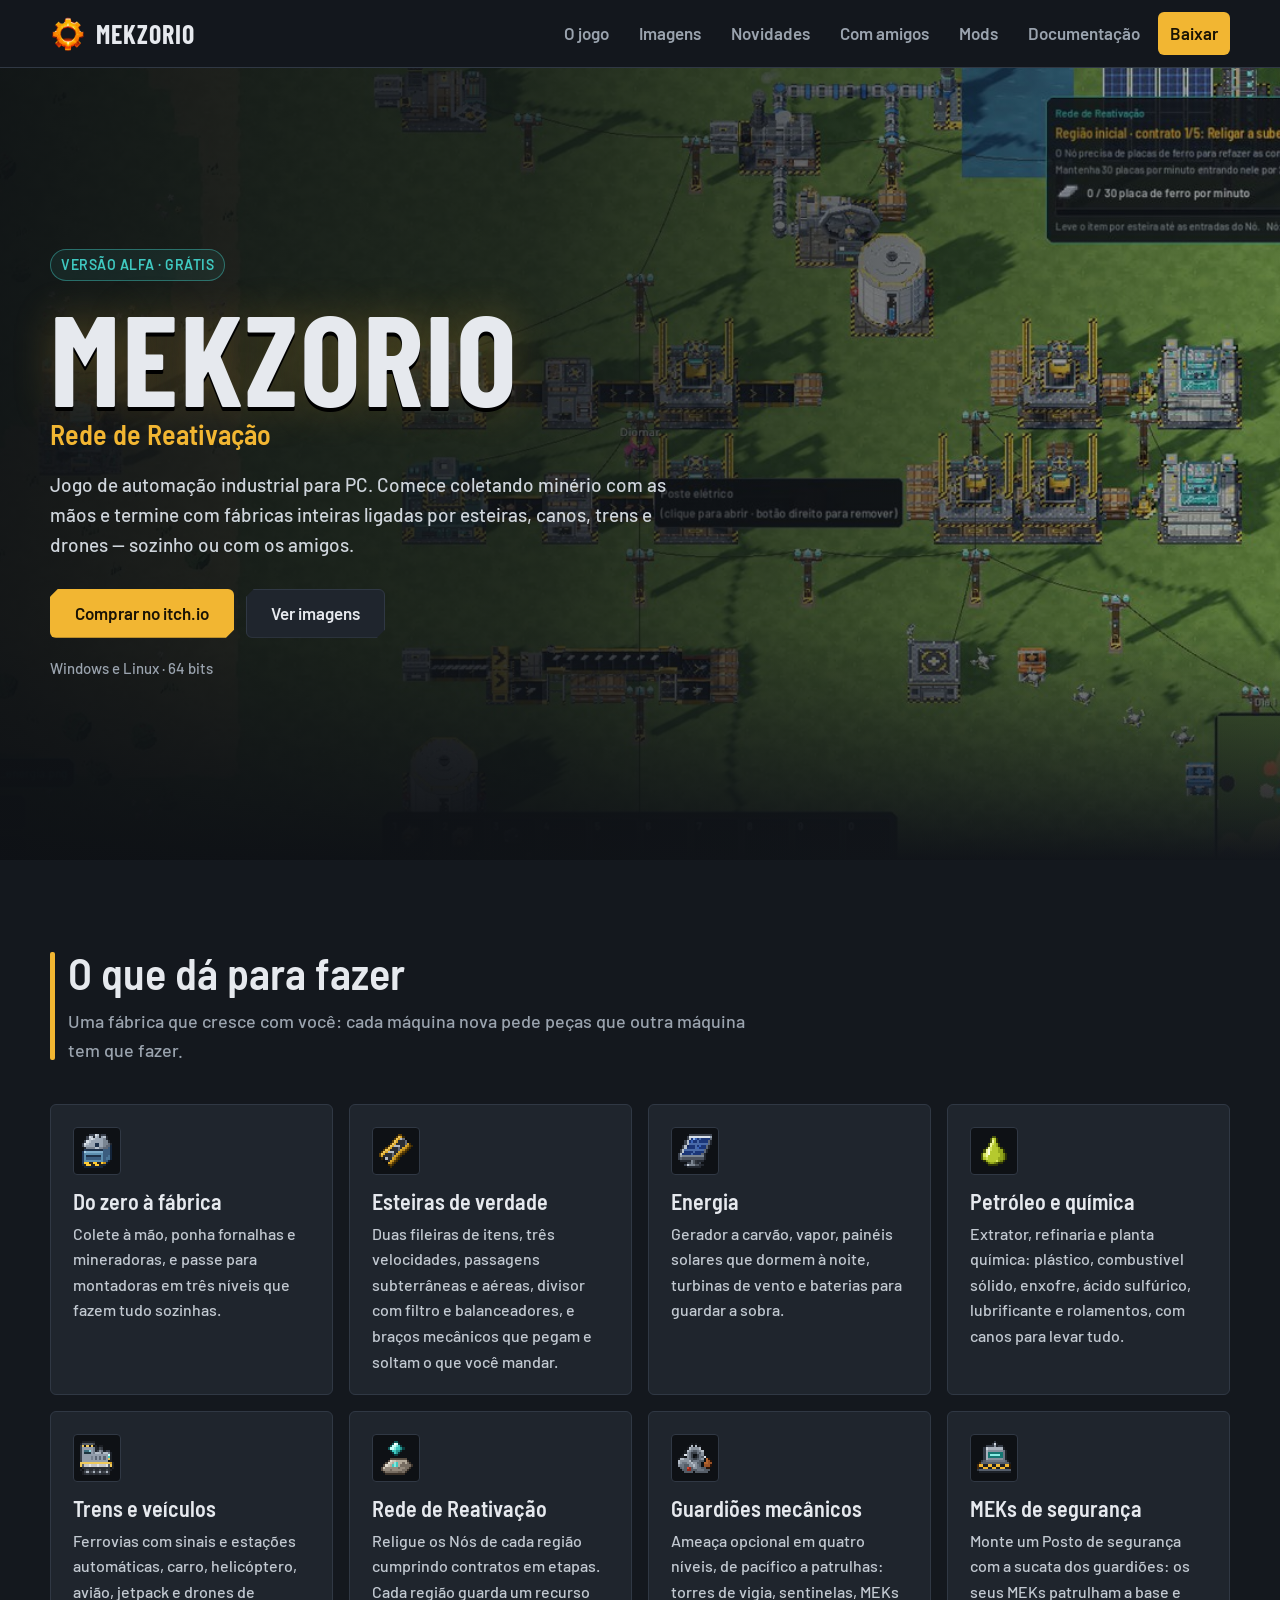
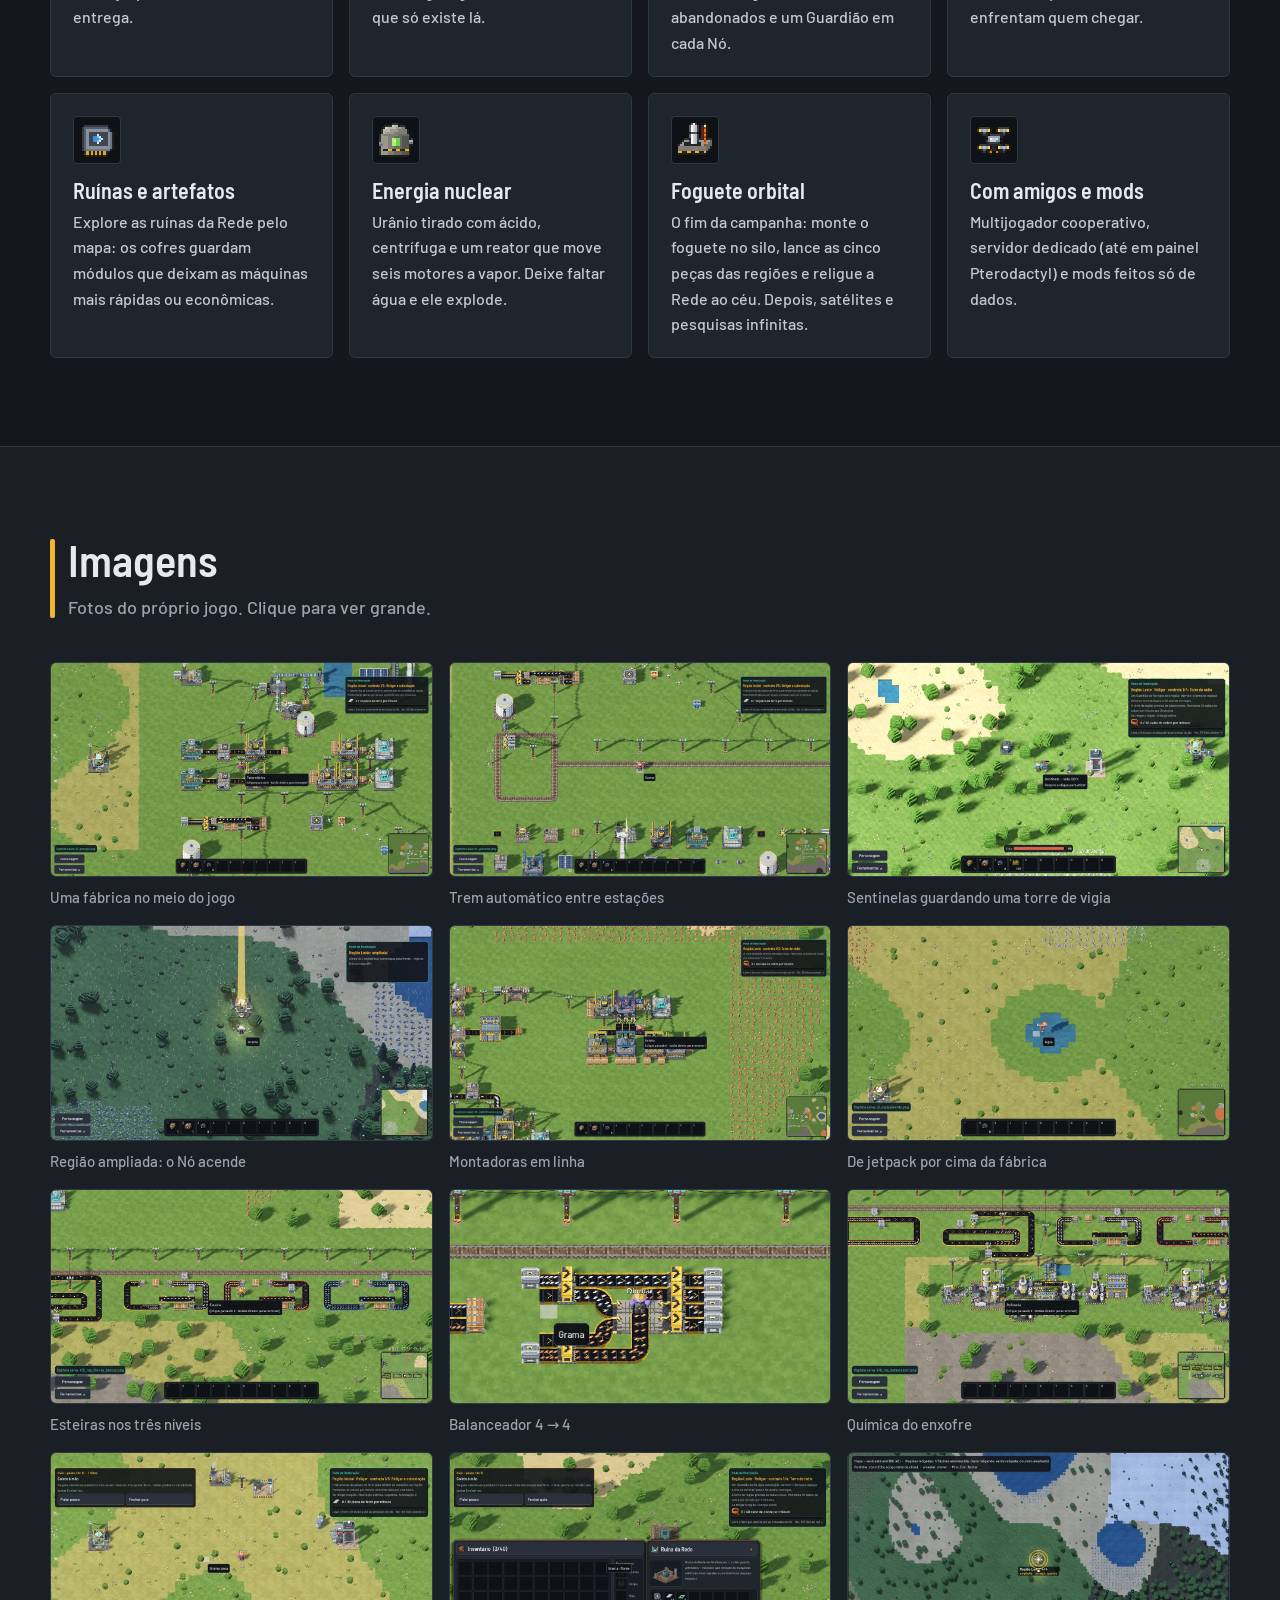
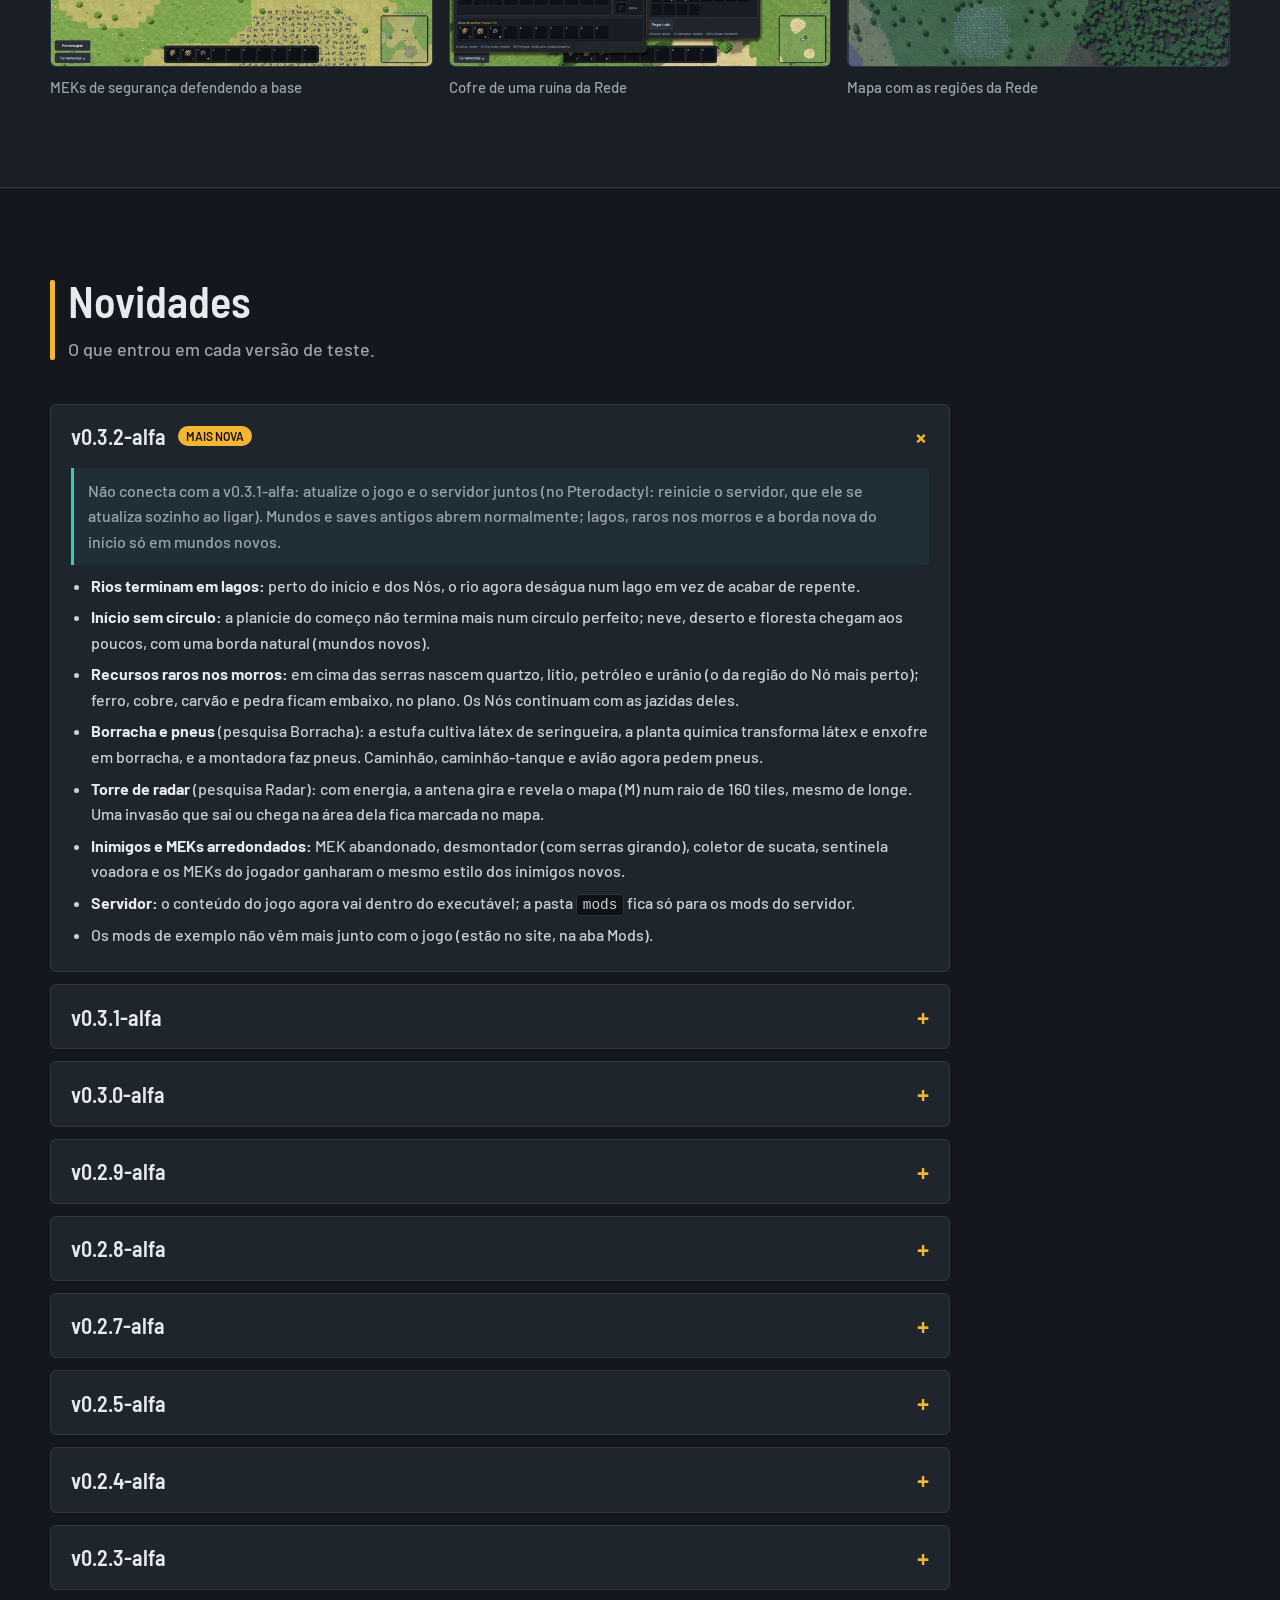
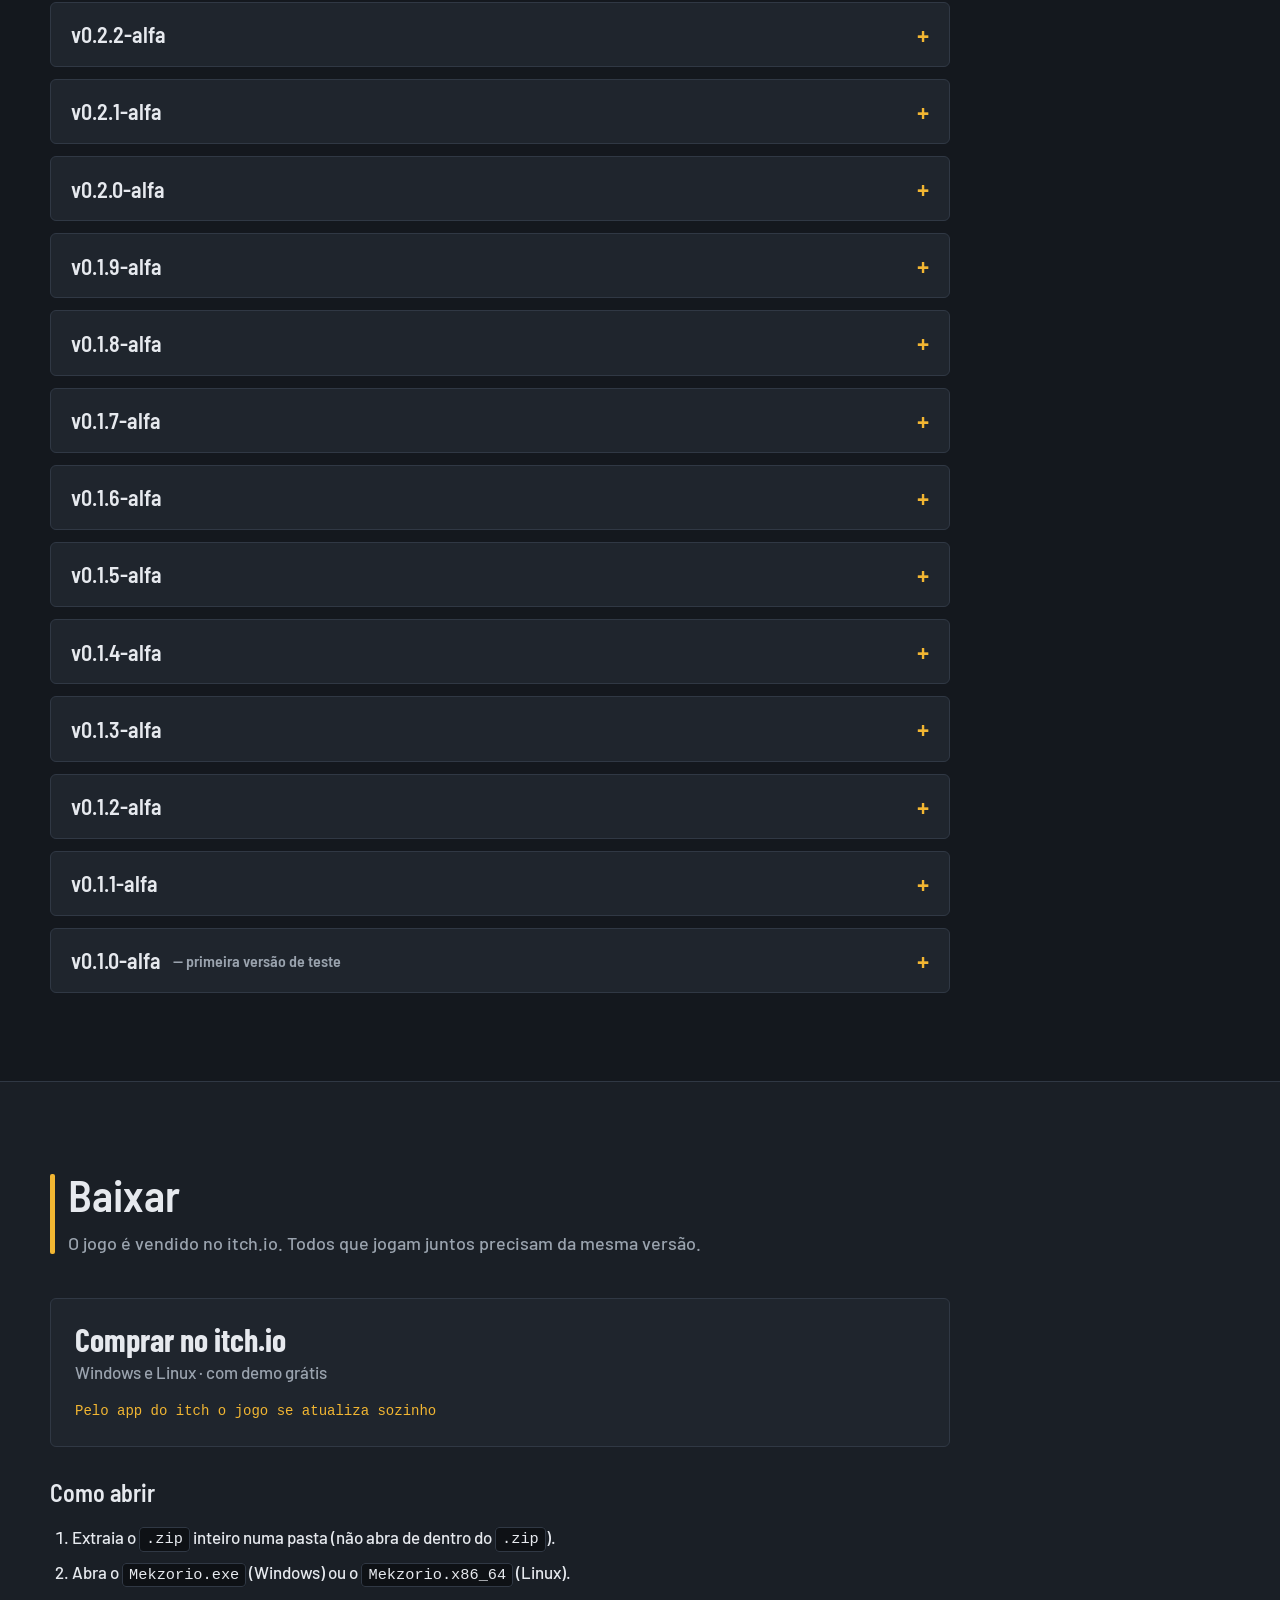
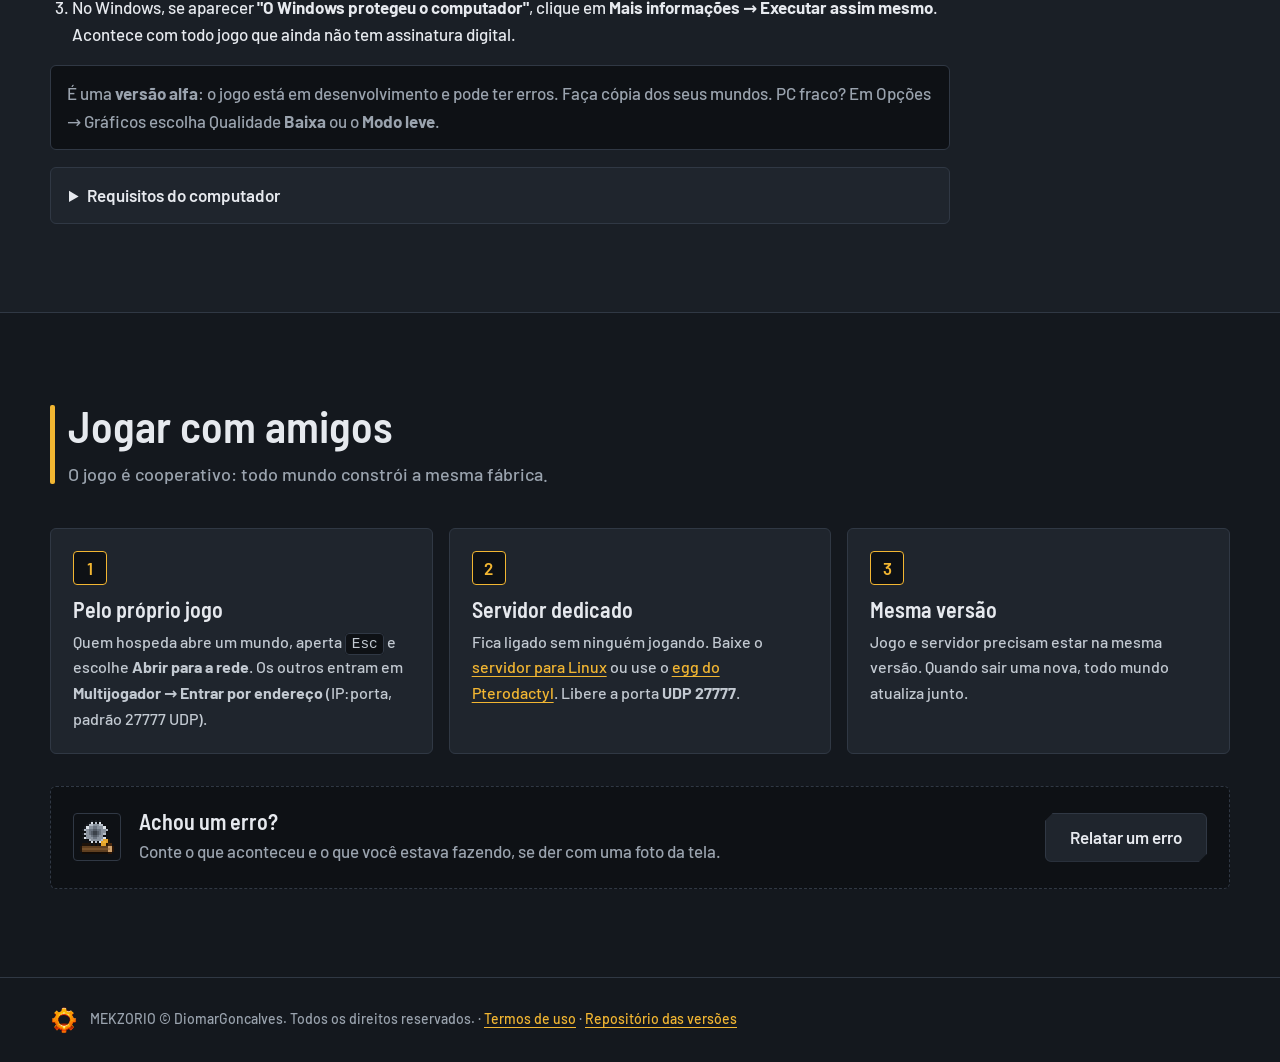
<file: index.html>
<!doctype html>
<html lang="pt-BR">
<head>
  <meta charset="utf-8">
  <meta name="viewport" content="width=device-width, initial-scale=1">
  <title>MEKZORIO — jogo de automação industrial</title>
  <meta name="description" content="MEKZORIO: jogo de fábrica para PC. Comece coletando à mão e termine com fábricas inteiras ligadas por esteiras, canos, trens e drones. Versão alfa gratuita para Windows e Linux, com multijogador cooperativo.">
  <meta property="og:title" content="MEKZORIO — jogo de automação industrial">
  <meta property="og:description" content="Construa, automatize e religue a Rede de Reativação. Alfa gratuita para Windows e Linux, com multijogador.">
  <meta property="og:image" content="imagens/capa.jpg">
  <meta property="og:type" content="website">
  <meta name="theme-color" content="#14181e">
  <link rel="icon" type="image/png" href="imagens/favicon.png">
  <link rel="preconnect" href="https://fonts.googleapis.com">
  <link rel="preconnect" href="https://fonts.gstatic.com" crossorigin>
  <link href="https://fonts.googleapis.com/css2?family=Barlow:wght@400;500;600&family=Barlow+Condensed:wght@600;700&family=Barlow+Semi+Condensed:wght@600&display=swap" rel="stylesheet">
  <link rel="stylesheet" href="estilo.css">
</head>
<body>
  <header class="topo" id="topo">
    <a class="marca" href="#inicio" aria-label="MEKZORIO, início">
      <img src="imagens/emblema.png" alt="" width="36" height="36">
      <span>MEKZORIO</span>
    </a>
    <button class="menu-botao" aria-expanded="false" aria-controls="menu" aria-label="Abrir menu">
      <span></span><span></span><span></span>
    </button>
    <nav id="menu" class="menu">
      <a href="#jogo">O jogo</a>
      <a href="#imagens">Imagens</a>
      <a href="#novidades">Novidades</a>
      <a href="#amigos">Com amigos</a>
      <a href="mods.html">Mods</a>
      <a href="documentacao/index.html">Documentação</a>
      <a class="menu-baixar" href="#baixar">Baixar</a>
    </nav>
  </header>

  <main>
    <!-- Capa -->
    <section class="capa" id="inicio">
      <div class="capa-fundo" style="background-image: url('imagens/fabrica.jpg')"></div>
      <div class="capa-conteudo">
        <span class="etiqueta">Versão alfa · grátis</span>
        <h1>MEKZORIO</h1>
        <p class="capa-frase">Rede de Reativação</p>
        <p class="capa-texto">Jogo de automação industrial para PC. Comece coletando minério com as mãos e termine
          com fábricas inteiras ligadas por esteiras, canos, trens e drones — sozinho ou com os amigos.</p>
        <div class="capa-botoes">
          <a class="botao botao-principal" id="baixar-agora" href="https://diomarbr.itch.io/mekzorio">Comprar no itch.io</a>
          <a class="botao botao-secundario" href="#imagens">Ver imagens</a>
        </div>
        <p class="capa-versao" id="versao-atual">Windows e Linux · 64 bits</p>
      </div>
    </section>

    <!-- O jogo -->
    <section class="secao" id="jogo">
      <div class="secao-cabeca">
        <span class="placa"></span>
        <h2>O que dá para fazer</h2>
        <p>Uma fábrica que cresce com você: cada máquina nova pede peças que outra máquina tem que fazer.</p>
      </div>
      <div class="cartoes">
        <article class="cartao">
          <img class="icone" src="imagens/icones/assembler.png" alt="">
          <h3>Do zero à fábrica</h3>
          <p>Colete à mão, ponha fornalhas e mineradoras, e passe para montadoras em três níveis que fazem tudo sozinhas.</p>
        </article>
        <article class="cartao">
          <img class="icone" src="imagens/icones/transport_belt.png" alt="">
          <h3>Esteiras de verdade</h3>
          <p>Duas fileiras de itens, três velocidades, passagens subterrâneas e aéreas, divisor com filtro e balanceadores, e braços mecânicos que pegam e soltam o que você mandar.</p>
        </article>
        <article class="cartao">
          <img class="icone" src="imagens/icones/solar_panel.png" alt="">
          <h3>Energia</h3>
          <p>Gerador a carvão, vapor, painéis solares que dormem à noite, turbinas de vento e baterias para guardar a sobra.</p>
        </article>
        <article class="cartao">
          <img class="icone" src="imagens/icones/sulfuric_acid.png" alt="">
          <h3>Petróleo e química</h3>
          <p>Extrator, refinaria e planta química: plástico, combustível sólido, enxofre, ácido sulfúrico, lubrificante e rolamentos, com canos para levar tudo.</p>
        </article>
        <article class="cartao">
          <img class="icone" src="imagens/icones/locomotive.png" alt="">
          <h3>Trens e veículos</h3>
          <p>Ferrovias com sinais e estações automáticas, carro, helicóptero, avião, jetpack e drones de entrega.</p>
        </article>
        <article class="cartao">
          <img class="icone" src="imagens/icones/reactivation_node.png" alt="">
          <h3>Rede de Reativação</h3>
          <p>Religue os Nós de cada região cumprindo contratos em etapas. Cada região guarda um recurso que só existe lá.</p>
        </article>
        <article class="cartao">
          <img class="icone" src="imagens/icones/mechanical_scrap.png" alt="">
          <h3>Guardiões mecânicos</h3>
          <p>Ameaça opcional em quatro níveis, de pacífico a patrulhas: torres de vigia, sentinelas, MEKs abandonados e um Guardião em cada Nó.</p>
        </article>
        <article class="cartao">
          <img class="icone" src="imagens/icones/security_post.png" alt="">
          <h3>MEKs de segurança</h3>
          <p>Monte um Posto de segurança com a sucata dos guardiões: os seus MEKs patrulham a base e enfrentam quem chegar.</p>
        </article>
        <article class="cartao">
          <img class="icone" src="imagens/icones/speed_module.png" alt="">
          <h3>Ruínas e artefatos</h3>
          <p>Explore as ruínas da Rede pelo mapa: os cofres guardam módulos que deixam as máquinas mais rápidas ou econômicas.</p>
        </article>
        <article class="cartao">
          <img class="icone" src="imagens/icones/nuclear_reactor.png" alt="">
          <h3>Energia nuclear</h3>
          <p>Urânio tirado com ácido, centrífuga e um reator que move seis motores a vapor. Deixe faltar água e ele explode.</p>
        </article>
        <article class="cartao">
          <img class="icone" src="imagens/icones/rocket_silo.png" alt="">
          <h3>Foguete orbital</h3>
          <p>O fim da campanha: monte o foguete no silo, lance as cinco peças das regiões e religue a Rede ao céu. Depois, satélites e pesquisas infinitas.</p>
        </article>
        <article class="cartao">
          <img class="icone" src="imagens/icones/drone.png" alt="">
          <h3>Com amigos e mods</h3>
          <p>Multijogador cooperativo, servidor dedicado (até em painel Pterodactyl) e mods feitos só de dados.</p>
        </article>
      </div>
    </section>

    <!-- Imagens -->
    <section class="secao secao-escura" id="imagens">
      <div class="secao-cabeca">
        <span class="placa"></span>
        <h2>Imagens</h2>
        <p>Fotos do próprio jogo. Clique para ver grande.</p>
      </div>
      <div class="galeria">
        <figure><button data-grande="imagens/fabrica.jpg"><img src="imagens/fabrica.jpg" alt="Fábrica com mineradoras, fornalhas e montadoras" loading="lazy"></button><figcaption>Uma fábrica no meio do jogo</figcaption></figure>
        <figure><button data-grande="imagens/trem.jpg"><img src="imagens/trem.jpg" alt="Trem automático entre estações" loading="lazy"></button><figcaption>Trem automático entre estações</figcaption></figure>
        <figure><button data-grande="imagens/guardioes.jpg"><img src="imagens/guardioes.jpg" alt="Combate contra sentinelas perto de uma torre de vigia" loading="lazy"></button><figcaption>Sentinelas guardando uma torre de vigia</figcaption></figure>
        <figure><button data-grande="imagens/regiao_ampliada.jpg"><img src="imagens/regiao_ampliada.jpg" alt="Nó regional ampliado com feixe dourado" loading="lazy"></button><figcaption>Região ampliada: o Nó acende</figcaption></figure>
        <figure><button data-grande="imagens/montadoras.jpg"><img src="imagens/montadoras.jpg" alt="Linha de montadoras" loading="lazy"></button><figcaption>Montadoras em linha</figcaption></figure>
        <figure><button data-grande="imagens/jetpack.jpg"><img src="imagens/jetpack.jpg" alt="Personagem voando de jetpack" loading="lazy"></button><figcaption>De jetpack por cima da fábrica</figcaption></figure>
        <figure><button data-grande="imagens/esteiras.jpg"><img src="imagens/esteiras.jpg" alt="Esteiras comum, rápida e expressa" loading="lazy"></button><figcaption>Esteiras nos três níveis</figcaption></figure>
        <figure><button data-grande="imagens/balanceador.jpg"><img src="imagens/balanceador.jpg" alt="Balanceador de quatro esteiras" loading="lazy"></button><figcaption>Balanceador 4 → 4</figcaption></figure>
        <figure><button data-grande="imagens/quimica.jpg"><img src="imagens/quimica.jpg" alt="Refinaria e plantas químicas" loading="lazy"></button><figcaption>Química do enxofre</figcaption></figure>
        <figure><button data-grande="imagens/meks.jpg"><img src="imagens/meks.jpg" alt="MEKs de segurança enfrentando sentinelas" loading="lazy"></button><figcaption>MEKs de segurança defendendo a base</figcaption></figure>
        <figure><button data-grande="imagens/ruina.jpg"><img src="imagens/ruina.jpg" alt="Cofre de uma ruína com módulos" loading="lazy"></button><figcaption>Cofre de uma ruína da Rede</figcaption></figure>
        <figure><button data-grande="imagens/mapa.jpg"><img src="imagens/mapa.jpg" alt="Mapa do mundo com as regiões" loading="lazy"></button><figcaption>Mapa com as regiões da Rede</figcaption></figure>
      </div>
    </section>

    <!-- Novidades -->
    <section class="secao" id="novidades">
      <div class="secao-cabeca">
        <span class="placa"></span>
        <h2>Novidades</h2>
        <p>O que entrou em cada versão de teste.</p>
      </div>
      <div class="novidades" id="lista-novidades">
        <p class="aviso-carregando">Carregando as novidades… Se não aparecer, veja o arquivo <a href="NOVIDADES.md">NOVIDADES.md</a>.</p>
      </div>
    </section>

    <!-- Baixar -->
    <section class="secao secao-escura" id="baixar">
      <div class="secao-cabeca">
        <span class="placa"></span>
        <h2>Baixar</h2>
        <p id="versao-baixar">O jogo é vendido no itch.io. Todos que jogam juntos precisam da mesma versão.</p>
      </div>
      <div class="downloads">
        <a class="download" href="https://diomarbr.itch.io/mekzorio">
          <span class="download-so">Comprar no itch.io</span>
          <span class="download-desc">Windows e Linux · com demo grátis</span>
          <span class="download-arquivo">Pelo app do itch o jogo se atualiza sozinho</span>
        </a>
      </div>
      <div class="como-abrir">
        <h3>Como abrir</h3>
        <ol>
          <li>Extraia o <code>.zip</code> inteiro numa pasta (não abra de dentro do <code>.zip</code>).</li>
          <li>Abra o <code>Mekzorio.exe</code> (Windows) ou o <code>Mekzorio.x86_64</code> (Linux).</li>
          <li>No Windows, se aparecer <strong>"O Windows protegeu o computador"</strong>, clique em
            <strong>Mais informações → Executar assim mesmo</strong>. Acontece com todo jogo que ainda não tem
            assinatura digital.</li>
        </ol>
        <p class="nota">É uma <strong>versão alfa</strong>: o jogo está em desenvolvimento e pode ter erros. Faça cópia
          dos seus mundos. PC fraco? Em Opções → Gráficos escolha Qualidade <strong>Baixa</strong> ou o
          <strong>Modo leve</strong>.</p>
      </div>
      <details class="requisitos">
        <summary>Requisitos do computador</summary>
        <div class="tabela">
          <table>
            <thead><tr><th></th><th>Mínimo</th><th>Recomendado</th></tr></thead>
            <tbody>
              <tr><th>Sistema</th><td>Windows 10/11 ou Linux, 64 bits</td><td>—</td></tr>
              <tr><th>Processador</th><td>2 núcleos</td><td>4 núcleos</td></tr>
              <tr><th>Memória</th><td>4 GB</td><td>8 GB</td></tr>
              <tr><th>Placa de vídeo</th><td>OpenGL 3.3 (quase todas desde 2012)</td><td>Com Vulkan (GTX 600+, HD 7000+, Intel HD 500+)</td></tr>
              <tr><th>Disco</th><td>500 MB</td><td>—</td></tr>
            </tbody>
          </table>
        </div>
      </details>
    </section>

    <!-- Com amigos -->
    <section class="secao" id="amigos">
      <div class="secao-cabeca">
        <span class="placa"></span>
        <h2>Jogar com amigos</h2>
        <p>O jogo é cooperativo: todo mundo constrói a mesma fábrica.</p>
      </div>
      <div class="passos">
        <div class="passo">
          <span class="passo-num">1</span>
          <h3>Pelo próprio jogo</h3>
          <p>Quem hospeda abre um mundo, aperta <kbd>Esc</kbd> e escolhe <strong>Abrir para a rede</strong>. Os outros
            entram em <strong>Multijogador → Entrar por endereço</strong> (IP:porta, padrão 27777 UDP).</p>
        </div>
        <div class="passo">
          <span class="passo-num">2</span>
          <h3>Servidor dedicado</h3>
          <p>Fica ligado sem ninguém jogando. Baixe o <a href="https://github.com/DiomarGoncalves/mekzorio-versoes/releases/latest">servidor para Linux</a>
            ou use o <a href="https://github.com/DiomarGoncalves/mekzorio-versoes/blob/main/pterodactyl/LEIA-ME.md">egg do Pterodactyl</a>. Libere a porta <strong>UDP 27777</strong>.</p>
        </div>
        <div class="passo">
          <span class="passo-num">3</span>
          <h3>Mesma versão</h3>
          <p>Jogo e servidor precisam estar na mesma versão. Quando sair uma nova, todo mundo atualiza junto.</p>
        </div>
      </div>
      <div class="erro">
        <img src="imagens/icones/tree_cutter.png" alt="" class="icone">
        <div>
          <h3>Achou um erro?</h3>
          <p>Conte o que aconteceu e o que você estava fazendo, se der com uma foto da tela.</p>
        </div>
        <a class="botao botao-secundario" href="https://github.com/DiomarGoncalves/mekzorio-versoes/issues/new/choose">Relatar um erro</a>
      </div>
    </section>
  </main>

  <footer class="rodape">
    <img src="imagens/emblema.png" alt="" width="28" height="28">
    <p>MEKZORIO © DiomarGoncalves. Todos os direitos reservados. ·
      <a href="https://github.com/DiomarGoncalves/mekzorio-versoes/blob/main/TERMOS.md">Termos de uso</a> ·
      <a href="https://github.com/DiomarGoncalves/mekzorio-versoes">Repositório das versões</a></p>
  </footer>

  <div class="lightbox" id="lightbox" hidden>
    <button class="lightbox-fechar" aria-label="Fechar">×</button>
    <button class="lightbox-seta esquerda" aria-label="Anterior">‹</button>
    <img alt="">
    <button class="lightbox-seta direita" aria-label="Próxima">›</button>
    <p class="lightbox-legenda"></p>
  </div>

  <script src="site.js"></script>
</body>
</html>
</file>
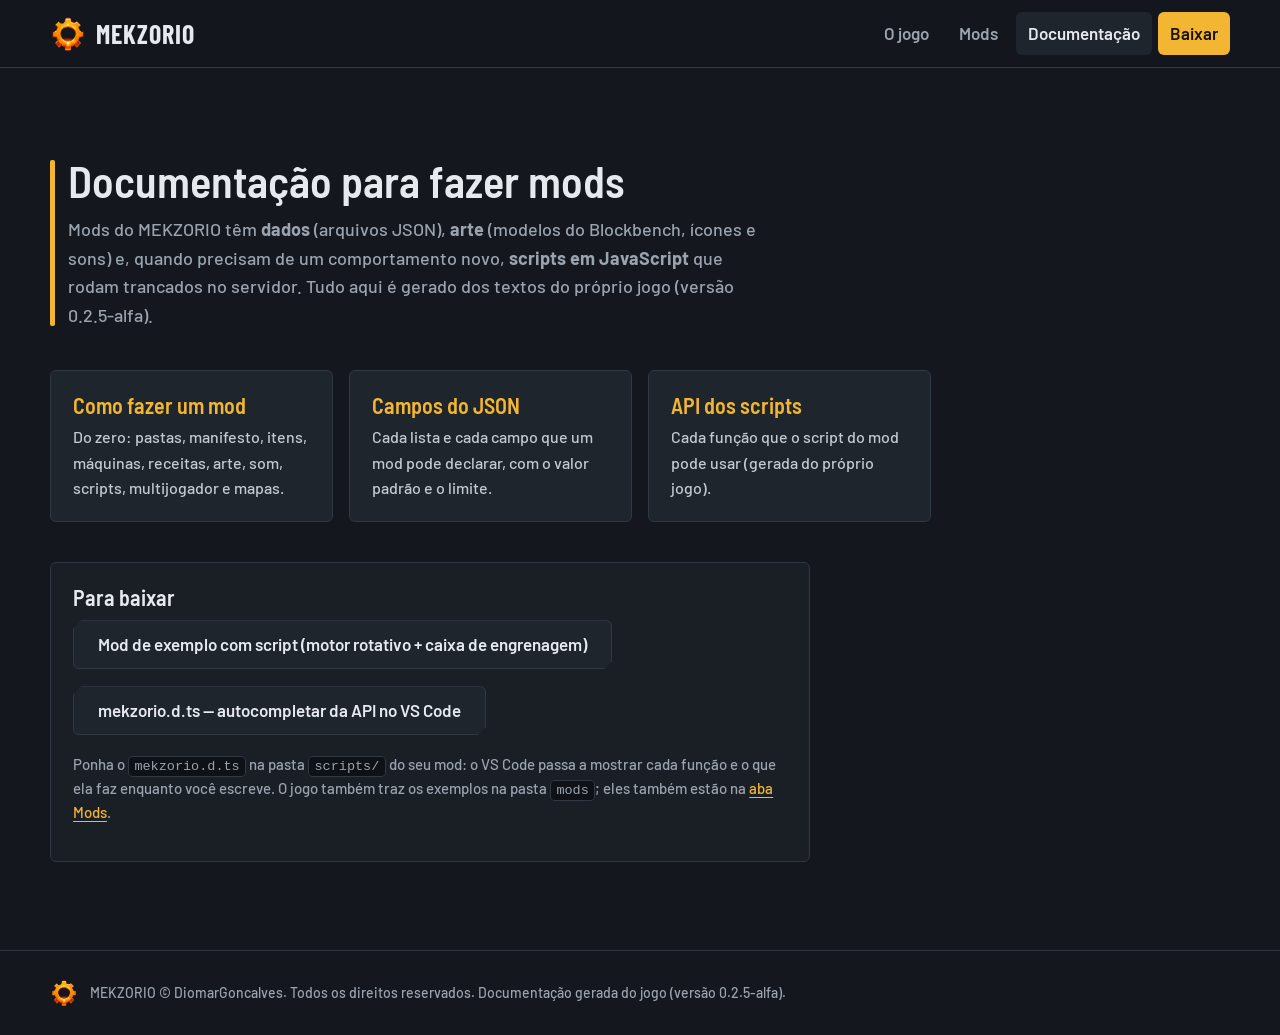
<file: documentacao/index.html>
<!doctype html>
<html lang="pt-BR">
<head>
  <meta charset="utf-8">
  <meta name="viewport" content="width=device-width, initial-scale=1">
  <title>Documentação — MEKZORIO</title>
  <meta name="description" content="Como fazer mods para o MEKZORIO: dados, arte e scripts.">
  <meta name="theme-color" content="#14181e">
  <link rel="icon" type="image/png" href="../imagens/favicon.png">
  <link rel="preconnect" href="https://fonts.googleapis.com">
  <link rel="preconnect" href="https://fonts.gstatic.com" crossorigin>
  <link href="https://fonts.googleapis.com/css2?family=Barlow:wght@400;500;600&family=Barlow+Condensed:wght@600;700&family=Barlow+Semi+Condensed:wght@600&display=swap" rel="stylesheet">
  <link rel="stylesheet" href="../estilo.css">
</head>
<body>
  <header class="topo">
    <a class="marca" href="../index.html" aria-label="MEKZORIO, início">
      <img src="../imagens/emblema.png" alt="" width="36" height="36">
      <span>MEKZORIO</span>
    </a>
    <button class="menu-botao" aria-expanded="false" aria-controls="menu" aria-label="Abrir menu">
      <span></span><span></span><span></span>
    </button>
    <nav id="menu" class="menu">
      <a href="../index.html">O jogo</a>
      <a href="../mods.html">Mods</a>
      <a href="index.html" aria-current="page">Documentação</a>
      <a class="menu-baixar" href="../index.html#baixar">Baixar</a>
    </nav>
  </header>

  <main>
    <section class="secao">
      <div class="secao-cabeca">
        <span class="placa" aria-hidden="true"></span>
        <h2>Documentação para fazer mods</h2>
        <p>Mods do MEKZORIO têm <strong>dados</strong> (arquivos JSON), <strong>arte</strong> (modelos do Blockbench,
        ícones e sons) e, quando precisam de um comportamento novo, <strong>scripts em JavaScript</strong> que rodam
        trancados no servidor. Tudo aqui é gerado dos textos do próprio jogo (versão 0.2.5-alfa).</p>
      </div>
      <div class="doc-cartoes">
      <a class="cartao doc-cartao" href="como-fazer-um-mod.html"><h3>Como fazer um mod</h3><p>Do zero: pastas, manifesto, itens, máquinas, receitas, arte, som, scripts, multijogador e mapas.</p></a>
      <a class="cartao doc-cartao" href="campos-do-json.html"><h3>Campos do JSON</h3><p>Cada lista e cada campo que um mod pode declarar, com o valor padrão e o limite.</p></a>
      <a class="cartao doc-cartao" href="api-dos-scripts.html"><h3>API dos scripts</h3><p>Cada função que o script do mod pode usar (gerada do próprio jogo).</p></a>
      </div>
      <div class="doc-baixar">
        <h3>Para baixar</h3>
        <p><a class="botao botao-secundario" href="exemplos/mecanica_exemplo.zip" download>Mod de exemplo com script (motor rotativo + caixa de engrenagem)</a></p>
        <p><a class="botao botao-secundario" href="mekzorio.d.ts" download>mekzorio.d.ts — autocompletar da API no VS Code</a></p>
        <p class="doc-nota">Ponha o <code>mekzorio.d.ts</code> na pasta <code>scripts/</code> do seu mod: o VS Code passa a
        mostrar cada função e o que ela faz enquanto você escreve. O jogo também traz os exemplos na pasta
        <code>mods</code>; eles também estão na <a href="../mods.html">aba Mods</a>.</p>
      </div>
    </section>
  </main>

  <footer class="rodape">
    <img src="../imagens/emblema.png" alt="" width="28" height="28">
    <p>MEKZORIO © DiomarGoncalves. Todos os direitos reservados. Documentação gerada do jogo (versão 0.2.5-alfa).</p>
  </footer>
  <script src="../site.js"></script>
</body>
</html>
</file>
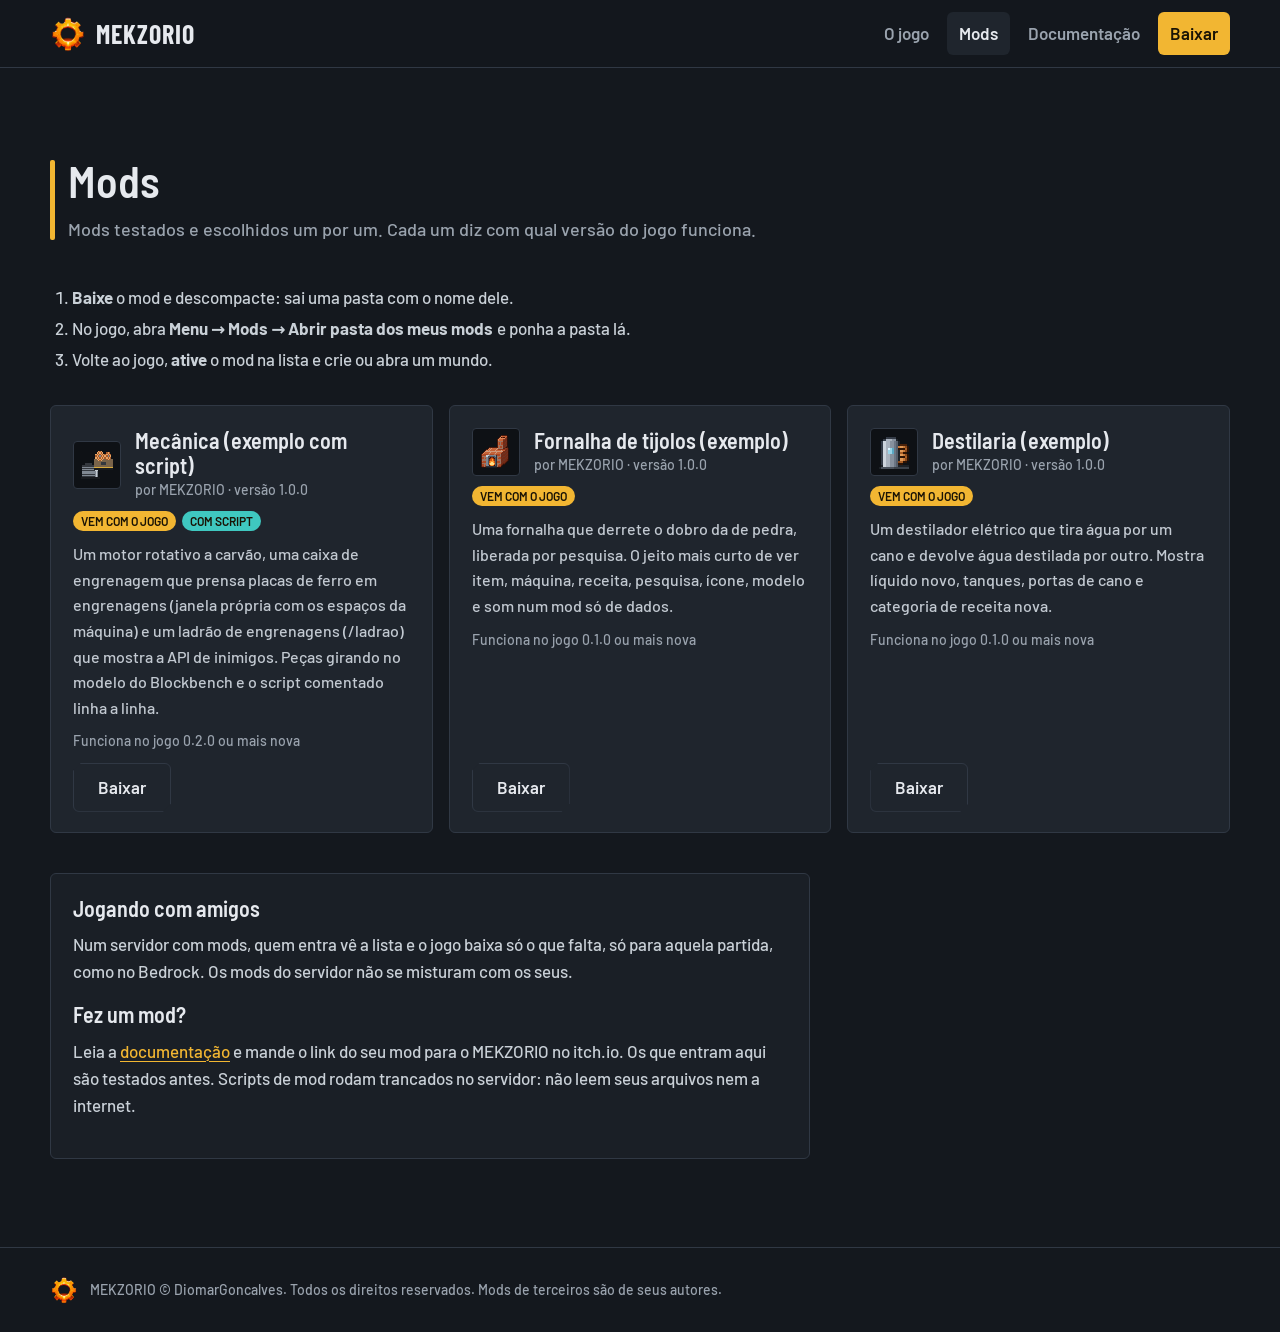
<file: mods.html>
<!doctype html>
<html lang="pt-BR">
<head>
  <meta charset="utf-8">
  <meta name="viewport" content="width=device-width, initial-scale=1">
  <title>Mods — MEKZORIO</title>
  <meta name="description" content="Mods para o MEKZORIO escolhidos a dedo: baixe, ponha na pasta dos seus mods e ative no jogo.">
  <meta name="theme-color" content="#14181e">
  <link rel="icon" type="image/png" href="imagens/favicon.png">
  <link rel="preconnect" href="https://fonts.googleapis.com">
  <link rel="preconnect" href="https://fonts.gstatic.com" crossorigin>
  <link href="https://fonts.googleapis.com/css2?family=Barlow:wght@400;500;600&family=Barlow+Condensed:wght@600;700&family=Barlow+Semi+Condensed:wght@600&display=swap" rel="stylesheet">
  <link rel="stylesheet" href="estilo.css">
</head>
<body>
  <header class="topo">
    <a class="marca" href="index.html" aria-label="MEKZORIO, início">
      <img src="imagens/emblema.png" alt="" width="36" height="36">
      <span>MEKZORIO</span>
    </a>
    <button class="menu-botao" aria-expanded="false" aria-controls="menu" aria-label="Abrir menu">
      <span></span><span></span><span></span>
    </button>
    <nav id="menu" class="menu">
      <a href="index.html">O jogo</a>
      <a href="mods.html" aria-current="page">Mods</a>
      <a href="documentacao/index.html">Documentação</a>
      <a class="menu-baixar" href="index.html#baixar">Baixar</a>
    </nav>
  </header>

  <main>
    <section class="secao">
      <div class="secao-cabeca">
        <span class="placa" aria-hidden="true"></span>
        <h2>Mods</h2>
        <p>Mods testados e escolhidos um por um. Cada um diz com qual versão do jogo funciona.</p>
      </div>

      <ol class="mods-passos">
        <li><strong>Baixe</strong> o mod e descompacte: sai uma pasta com o nome dele.</li>
        <li>No jogo, abra <strong>Menu → Mods → Abrir pasta dos meus mods</strong> e ponha a pasta lá.</li>
        <li>Volte ao jogo, <strong>ative</strong> o mod na lista e crie ou abra um mundo.</li>
      </ol>

      <div class="mods-lista" id="lista-mods">
        <p class="mods-aviso">Carregando a lista… Se não aparecer nada, abra o site pelo endereço da internet (a lista vem do arquivo <a href="mods.json">mods.json</a>).</p>
      </div>

      <div class="doc-baixar">
        <h3>Jogando com amigos</h3>
        <p>Num servidor com mods, quem entra vê a lista e o jogo baixa só o que falta, só para aquela partida, como no
        Bedrock. Os mods do servidor não se misturam com os seus.</p>
        <h3>Fez um mod?</h3>
        <p>Leia a <a href="documentacao/index.html">documentação</a> e mande o link do seu mod para o MEKZORIO no itch.io.
        Os que entram aqui são testados antes. Scripts de mod rodam trancados no servidor: não leem seus arquivos nem a internet.</p>
      </div>
    </section>
  </main>

  <footer class="rodape">
    <img src="imagens/emblema.png" alt="" width="28" height="28">
    <p>MEKZORIO © DiomarGoncalves. Todos os direitos reservados. Mods de terceiros são de seus autores.</p>
  </footer>
  <script src="site.js"></script>
  <script src="mods.js"></script>
</body>
</html>
</file>
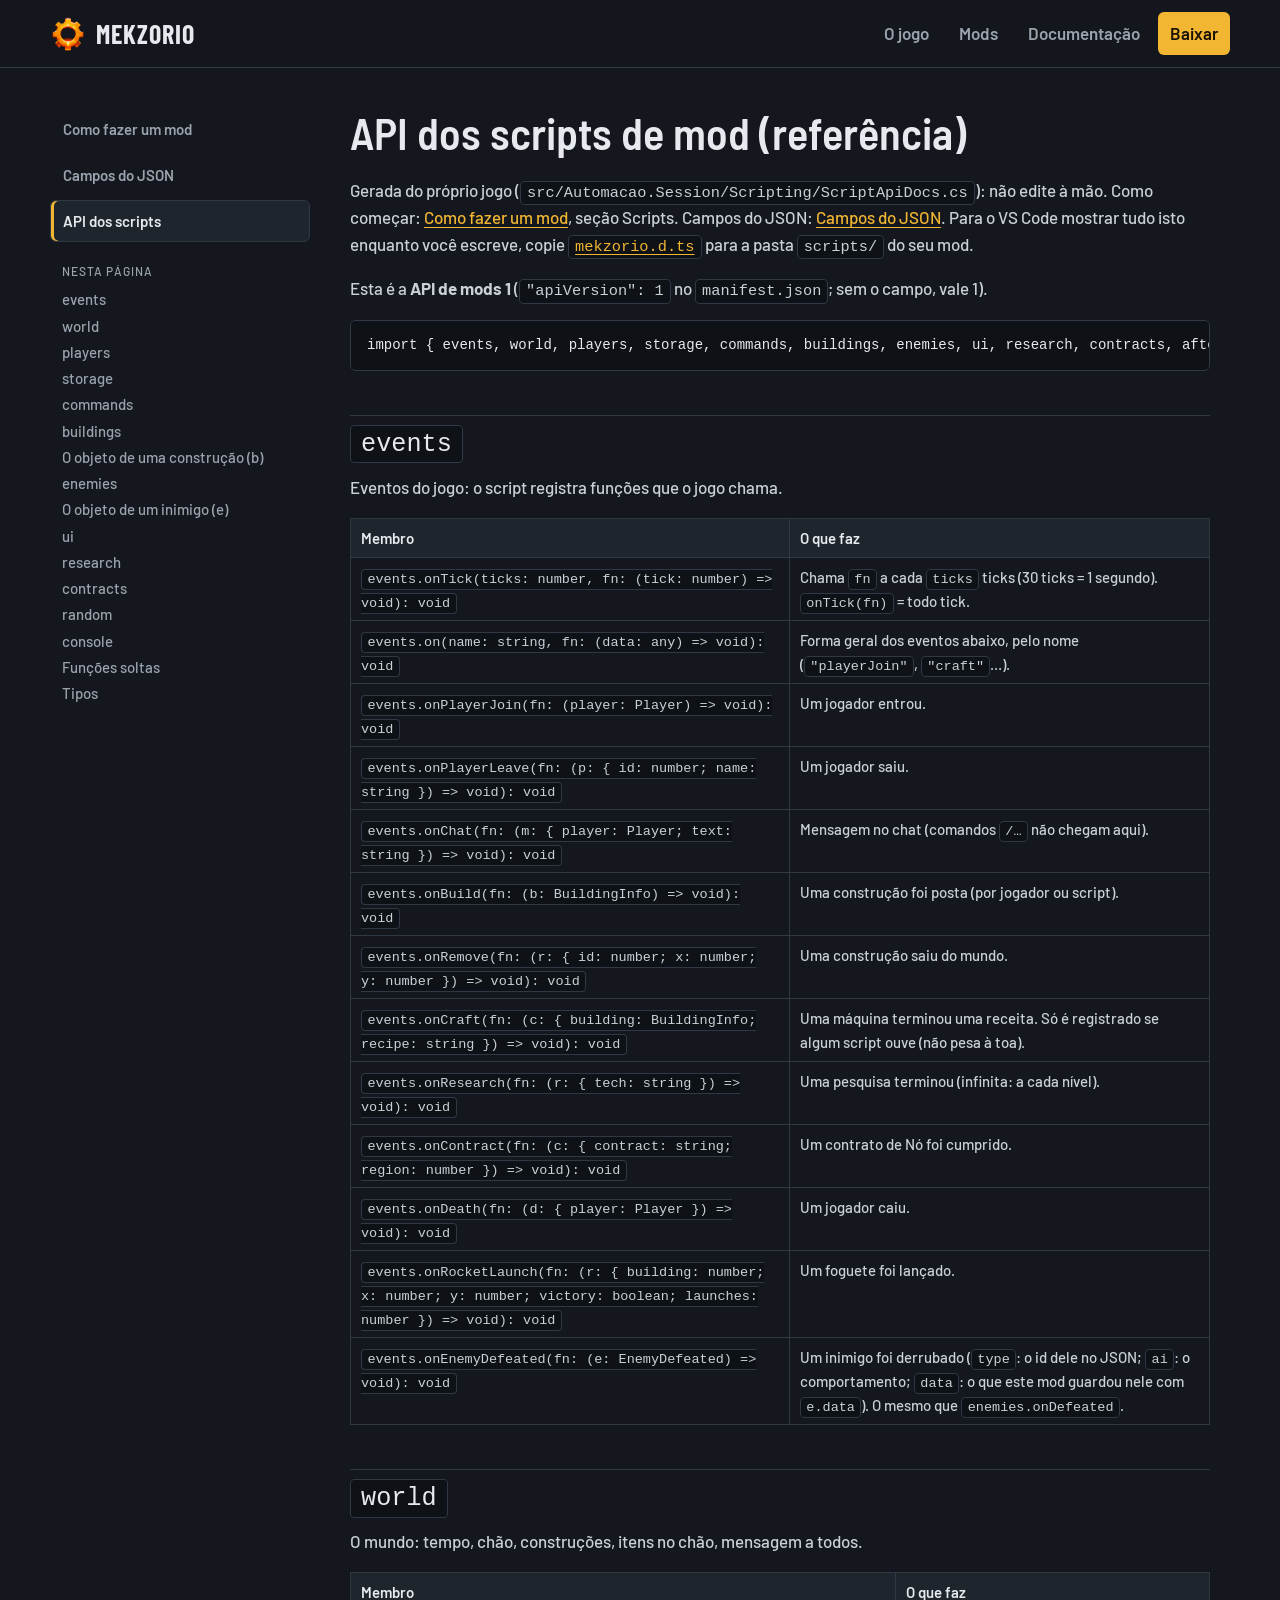
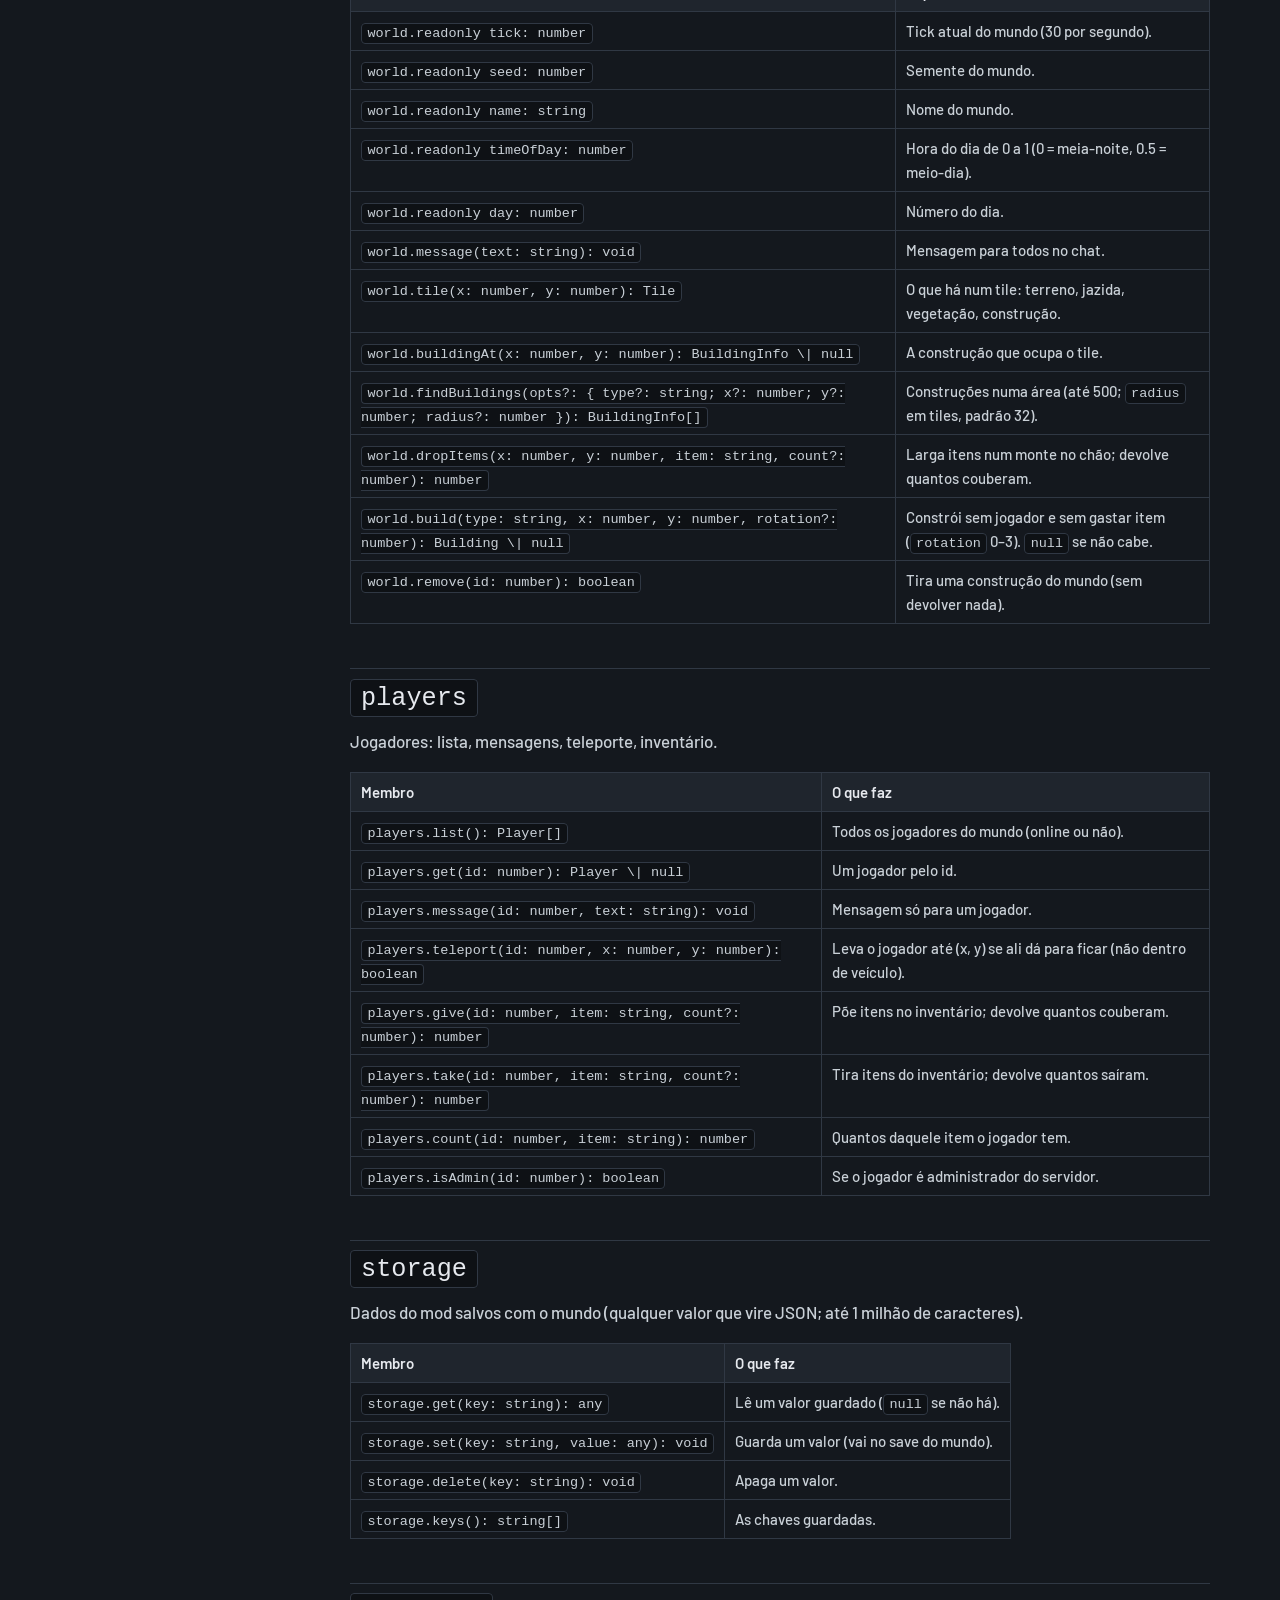
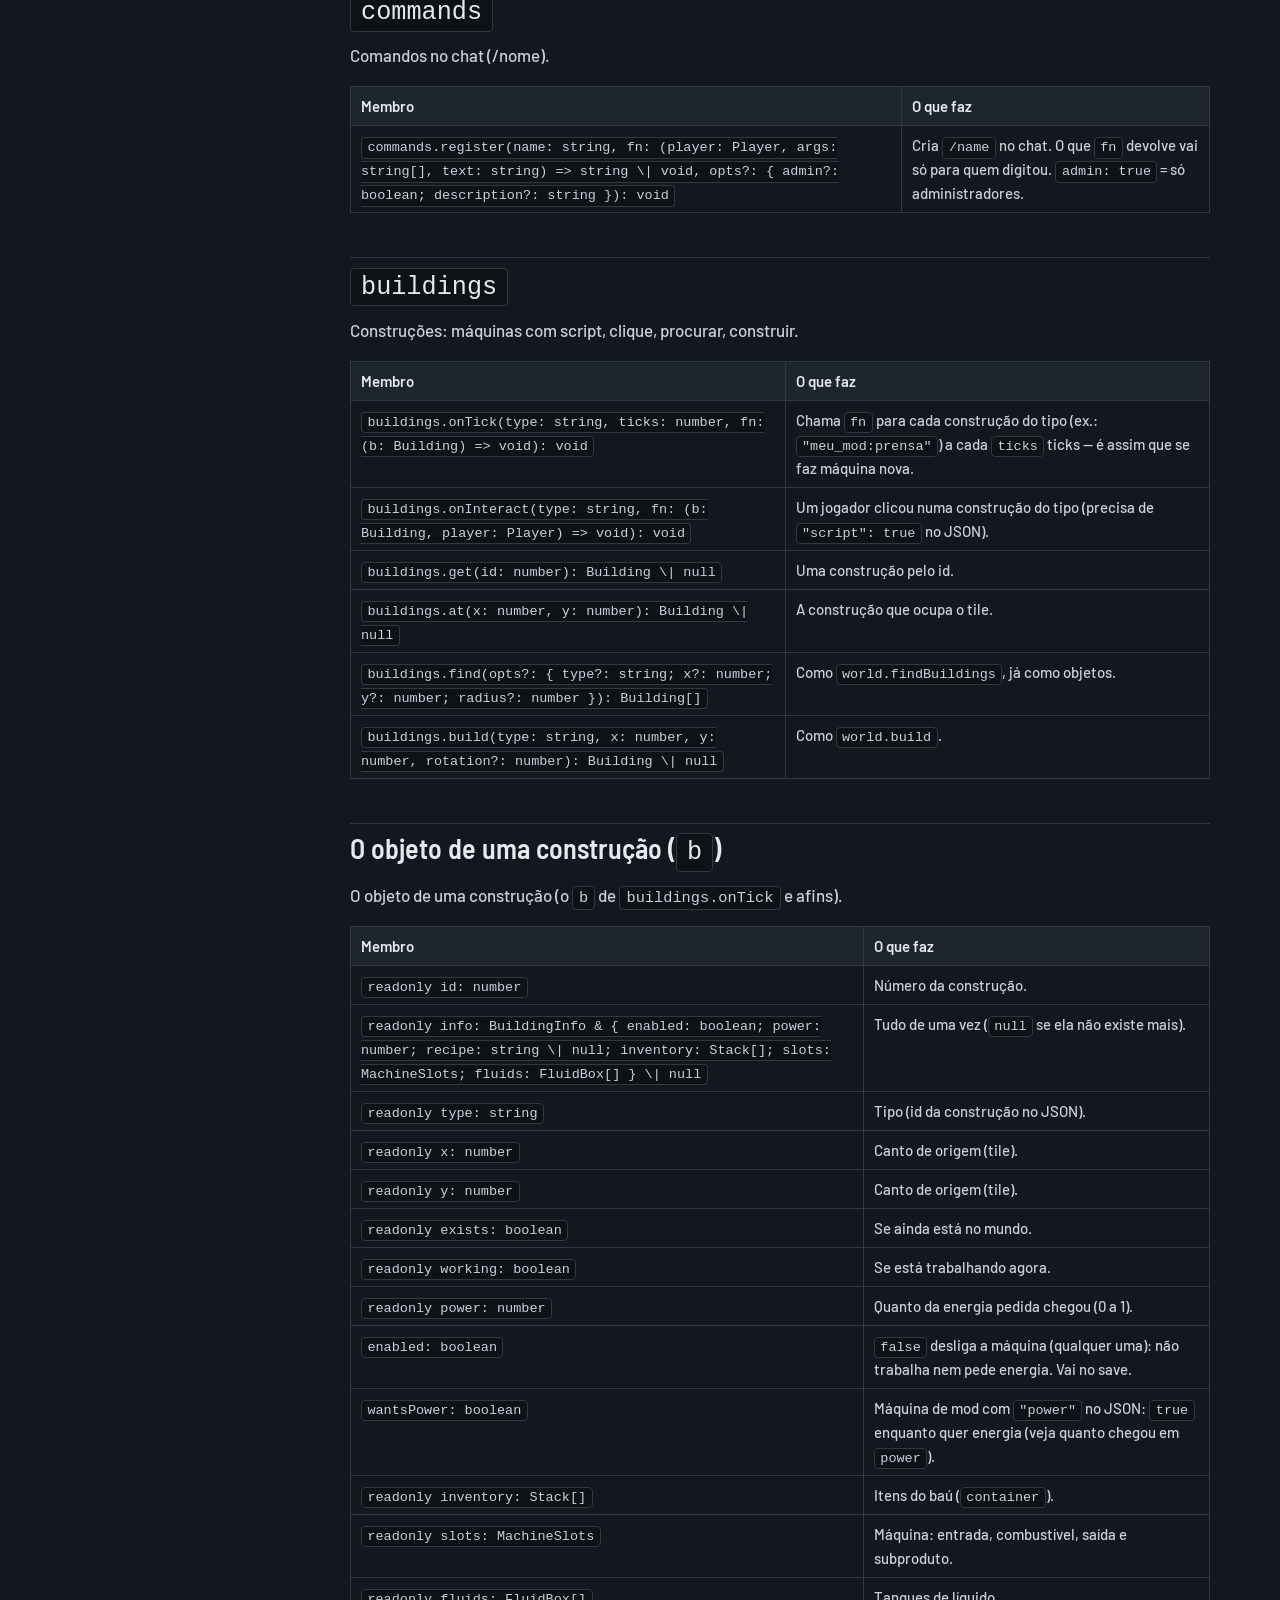
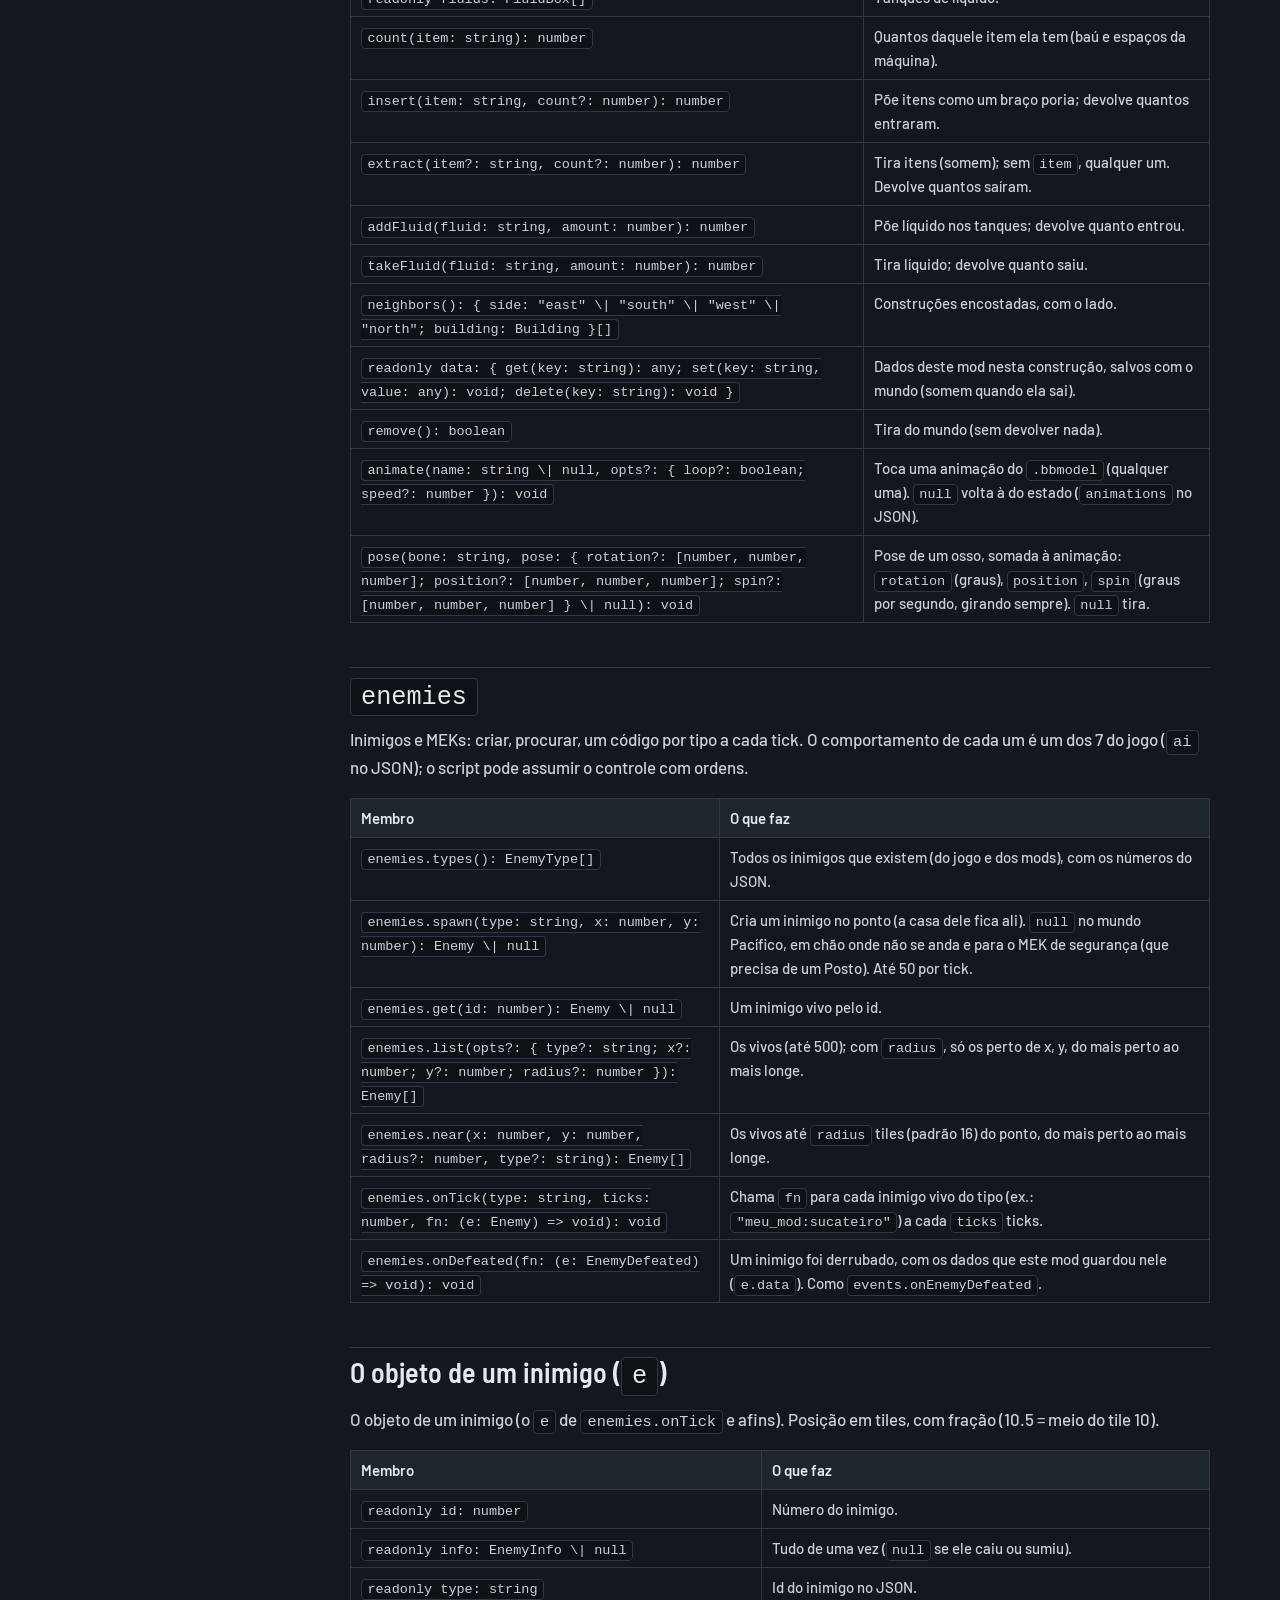
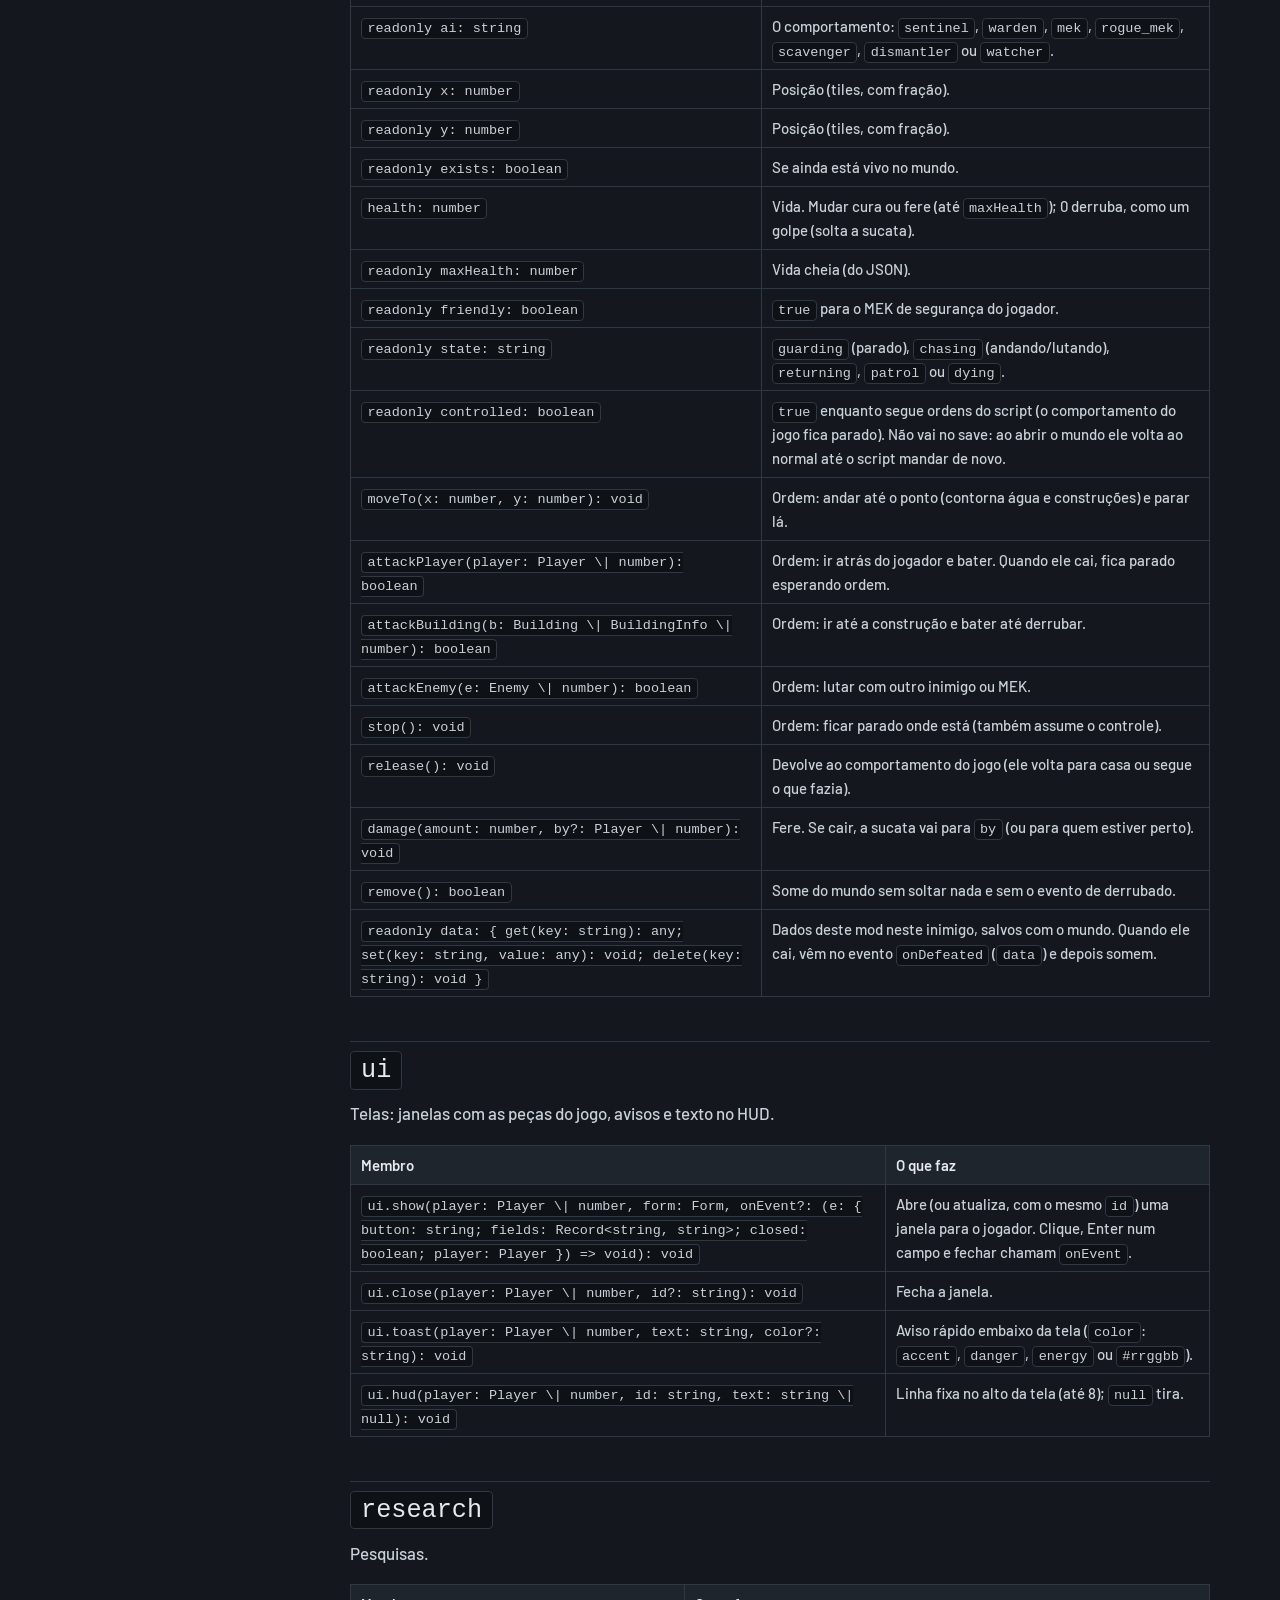
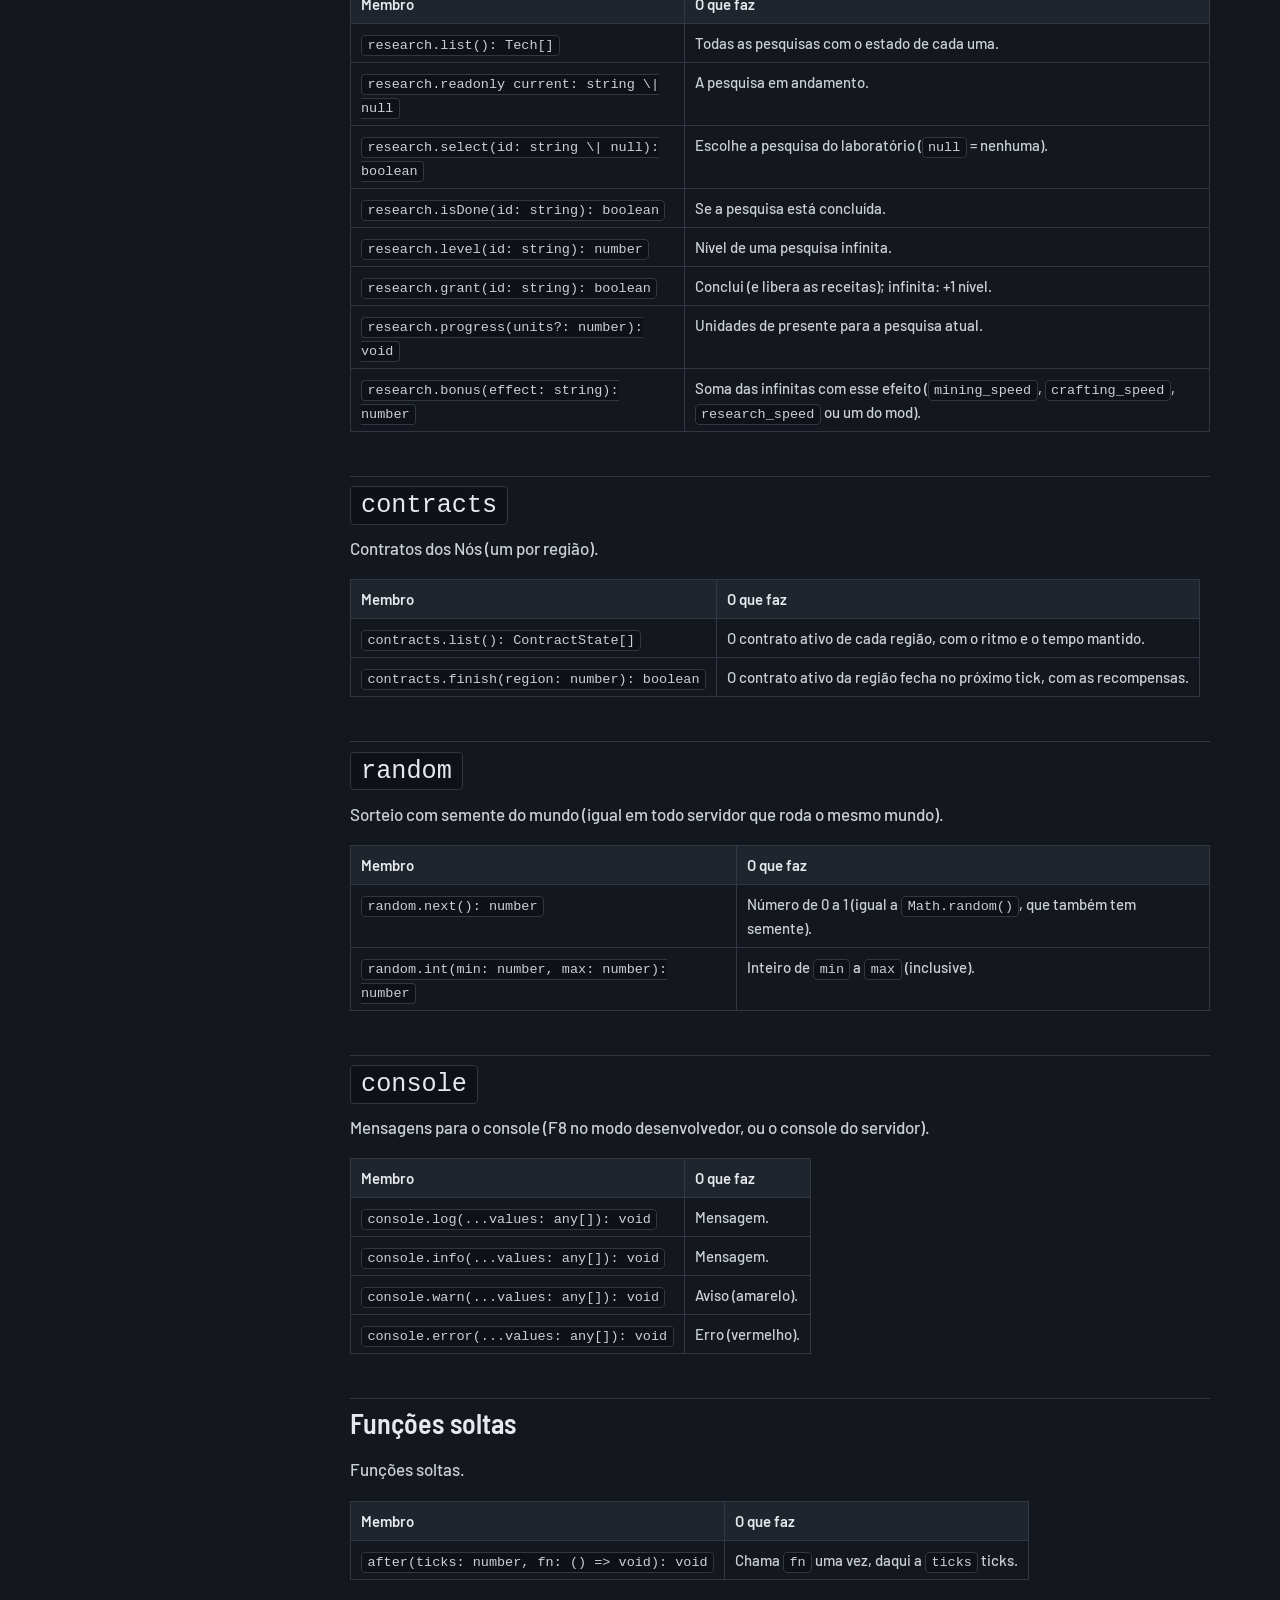
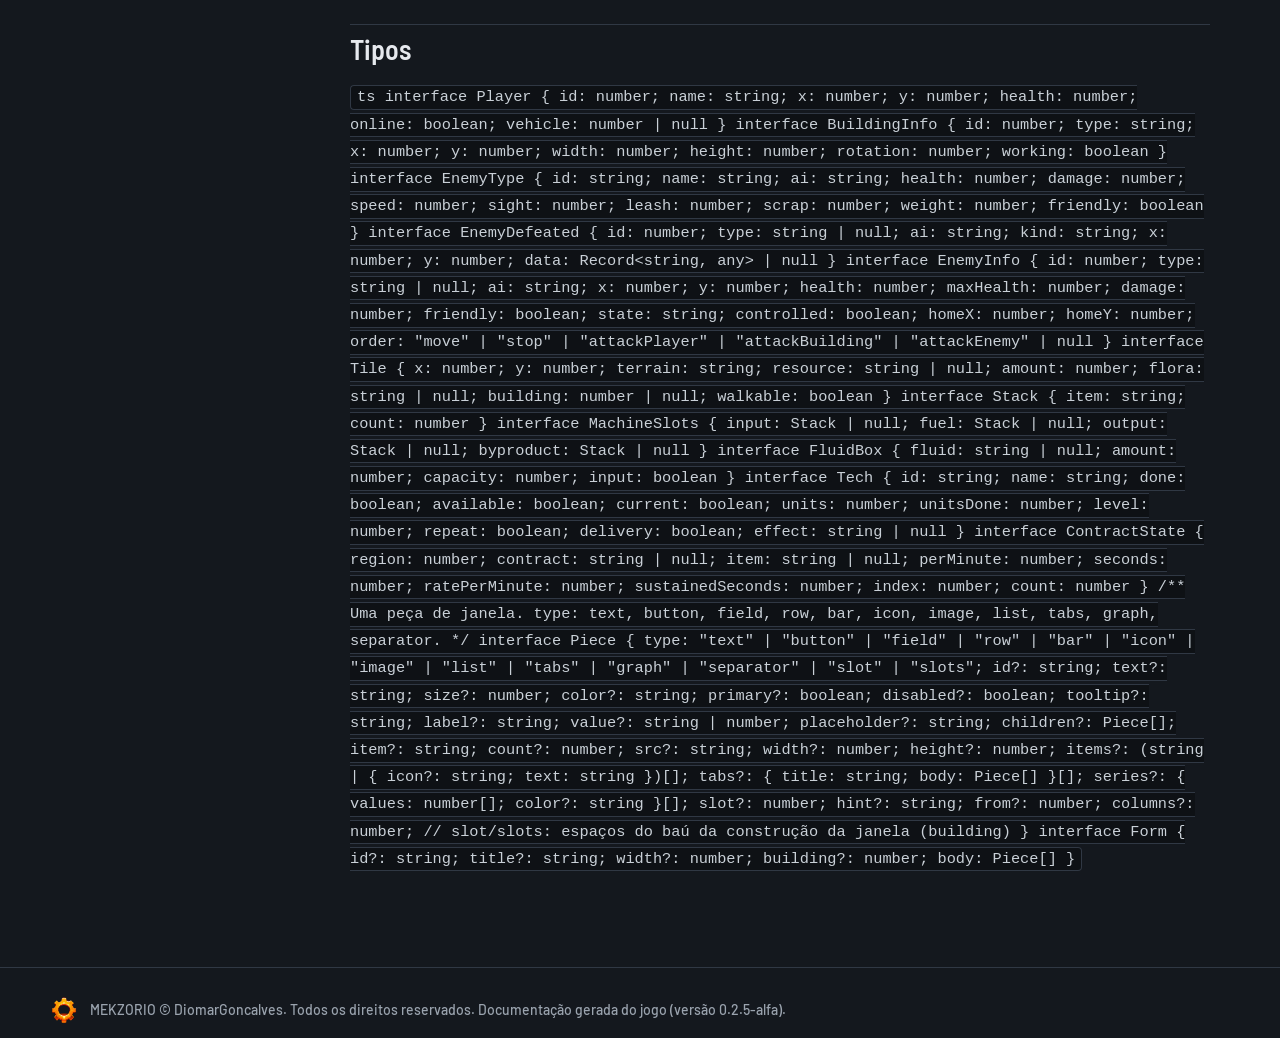
<file: documentacao/api-dos-scripts.html>
<!doctype html>
<html lang="pt-BR">
<head>
  <meta charset="utf-8">
  <meta name="viewport" content="width=device-width, initial-scale=1">
  <title>API dos scripts — MEKZORIO</title>
  <meta name="description" content="Cada função que o script do mod pode usar (gerada do próprio jogo).">
  <meta name="theme-color" content="#14181e">
  <link rel="icon" type="image/png" href="../imagens/favicon.png">
  <link rel="preconnect" href="https://fonts.googleapis.com">
  <link rel="preconnect" href="https://fonts.gstatic.com" crossorigin>
  <link href="https://fonts.googleapis.com/css2?family=Barlow:wght@400;500;600&family=Barlow+Condensed:wght@600;700&family=Barlow+Semi+Condensed:wght@600&display=swap" rel="stylesheet">
  <link rel="stylesheet" href="../estilo.css">
</head>
<body>
  <header class="topo">
    <a class="marca" href="../index.html" aria-label="MEKZORIO, início">
      <img src="../imagens/emblema.png" alt="" width="36" height="36">
      <span>MEKZORIO</span>
    </a>
    <button class="menu-botao" aria-expanded="false" aria-controls="menu" aria-label="Abrir menu">
      <span></span><span></span><span></span>
    </button>
    <nav id="menu" class="menu">
      <a href="../index.html">O jogo</a>
      <a href="../mods.html">Mods</a>
      <a href="index.html">Documentação</a>
      <a class="menu-baixar" href="../index.html#baixar">Baixar</a>
    </nav>
  </header>

  <main class="doc">
    <aside class="doc-lado">
      <nav class="doc-paginas"><a href="como-fazer-um-mod.html">Como fazer um mod</a><a href="campos-do-json.html">Campos do JSON</a><a href="api-dos-scripts.html" aria-current="page">API dos scripts</a></nav>
      <div class="doc-indice"><p>Nesta página</p><div class="toc">
<ul>
<li><a href="#events">events</a></li>
<li><a href="#world">world</a></li>
<li><a href="#players">players</a></li>
<li><a href="#storage">storage</a></li>
<li><a href="#commands">commands</a></li>
<li><a href="#buildings">buildings</a></li>
<li><a href="#o-objeto-de-uma-construcao-b">O objeto de uma construção (b)</a></li>
<li><a href="#enemies">enemies</a></li>
<li><a href="#o-objeto-de-um-inimigo-e">O objeto de um inimigo (e)</a></li>
<li><a href="#ui">ui</a></li>
<li><a href="#research">research</a></li>
<li><a href="#contracts">contracts</a></li>
<li><a href="#random">random</a></li>
<li><a href="#console">console</a></li>
<li><a href="#funcoes-soltas">Funções soltas</a></li>
<li><a href="#tipos">Tipos</a></li>
</ul>
</div>
</div>
    </aside>
    <article class="doc-texto"><h1 id="api-dos-scripts-de-mod-referencia">API dos scripts de mod (referência)</h1>
<p>Gerada do próprio jogo (<code>src/Automacao.Session/Scripting/ScriptApiDocs.cs</code>): não edite à mão. Como começar: <a href="como-fazer-um-mod.html">Como fazer um mod</a>, seção Scripts. Campos do JSON: <a href="campos-do-json.html">Campos do JSON</a>. Para o VS Code mostrar tudo isto enquanto você escreve, copie <a href="mekzorio.d.ts"><code>mekzorio.d.ts</code></a> para a pasta <code>scripts/</code> do seu mod.</p>
<p>Esta é a <strong>API de mods 1</strong> (<code>"apiVersion": 1</code> no <code>manifest.json</code>; sem o campo, vale 1).</p>
<pre><code class="language-js">import { events, world, players, storage, commands, buildings, enemies, ui, research, contracts, after, random, console } from &quot;mekzorio&quot;;
</code></pre>
<h2 id="events"><code>events</code></h2>
<p>Eventos do jogo: o script registra funções que o jogo chama.</p>
<table>
<thead>
<tr>
<th>Membro</th>
<th>O que faz</th>
</tr>
</thead>
<tbody>
<tr>
<td><code>events.onTick(ticks: number, fn: (tick: number) =&gt; void): void</code></td>
<td>Chama <code>fn</code> a cada <code>ticks</code> ticks (30 ticks = 1 segundo). <code>onTick(fn)</code> = todo tick.</td>
</tr>
<tr>
<td><code>events.on(name: string, fn: (data: any) =&gt; void): void</code></td>
<td>Forma geral dos eventos abaixo, pelo nome (<code>"playerJoin"</code>, <code>"craft"</code>…).</td>
</tr>
<tr>
<td><code>events.onPlayerJoin(fn: (player: Player) =&gt; void): void</code></td>
<td>Um jogador entrou.</td>
</tr>
<tr>
<td><code>events.onPlayerLeave(fn: (p: { id: number; name: string }) =&gt; void): void</code></td>
<td>Um jogador saiu.</td>
</tr>
<tr>
<td><code>events.onChat(fn: (m: { player: Player; text: string }) =&gt; void): void</code></td>
<td>Mensagem no chat (comandos <code>/…</code> não chegam aqui).</td>
</tr>
<tr>
<td><code>events.onBuild(fn: (b: BuildingInfo) =&gt; void): void</code></td>
<td>Uma construção foi posta (por jogador ou script).</td>
</tr>
<tr>
<td><code>events.onRemove(fn: (r: { id: number; x: number; y: number }) =&gt; void): void</code></td>
<td>Uma construção saiu do mundo.</td>
</tr>
<tr>
<td><code>events.onCraft(fn: (c: { building: BuildingInfo; recipe: string }) =&gt; void): void</code></td>
<td>Uma máquina terminou uma receita. Só é registrado se algum script ouve (não pesa à toa).</td>
</tr>
<tr>
<td><code>events.onResearch(fn: (r: { tech: string }) =&gt; void): void</code></td>
<td>Uma pesquisa terminou (infinita: a cada nível).</td>
</tr>
<tr>
<td><code>events.onContract(fn: (c: { contract: string; region: number }) =&gt; void): void</code></td>
<td>Um contrato de Nó foi cumprido.</td>
</tr>
<tr>
<td><code>events.onDeath(fn: (d: { player: Player }) =&gt; void): void</code></td>
<td>Um jogador caiu.</td>
</tr>
<tr>
<td><code>events.onRocketLaunch(fn: (r: { building: number; x: number; y: number; victory: boolean; launches: number }) =&gt; void): void</code></td>
<td>Um foguete foi lançado.</td>
</tr>
<tr>
<td><code>events.onEnemyDefeated(fn: (e: EnemyDefeated) =&gt; void): void</code></td>
<td>Um inimigo foi derrubado (<code>type</code>: o id dele no JSON; <code>ai</code>: o comportamento; <code>data</code>: o que este mod guardou nele com <code>e.data</code>). O mesmo que <code>enemies.onDefeated</code>.</td>
</tr>
</tbody>
</table>
<h2 id="world"><code>world</code></h2>
<p>O mundo: tempo, chão, construções, itens no chão, mensagem a todos.</p>
<table>
<thead>
<tr>
<th>Membro</th>
<th>O que faz</th>
</tr>
</thead>
<tbody>
<tr>
<td><code>world.readonly tick: number</code></td>
<td>Tick atual do mundo (30 por segundo).</td>
</tr>
<tr>
<td><code>world.readonly seed: number</code></td>
<td>Semente do mundo.</td>
</tr>
<tr>
<td><code>world.readonly name: string</code></td>
<td>Nome do mundo.</td>
</tr>
<tr>
<td><code>world.readonly timeOfDay: number</code></td>
<td>Hora do dia de 0 a 1 (0 = meia-noite, 0.5 = meio-dia).</td>
</tr>
<tr>
<td><code>world.readonly day: number</code></td>
<td>Número do dia.</td>
</tr>
<tr>
<td><code>world.message(text: string): void</code></td>
<td>Mensagem para todos no chat.</td>
</tr>
<tr>
<td><code>world.tile(x: number, y: number): Tile</code></td>
<td>O que há num tile: terreno, jazida, vegetação, construção.</td>
</tr>
<tr>
<td><code>world.buildingAt(x: number, y: number): BuildingInfo \| null</code></td>
<td>A construção que ocupa o tile.</td>
</tr>
<tr>
<td><code>world.findBuildings(opts?: { type?: string; x?: number; y?: number; radius?: number }): BuildingInfo[]</code></td>
<td>Construções numa área (até 500; <code>radius</code> em tiles, padrão 32).</td>
</tr>
<tr>
<td><code>world.dropItems(x: number, y: number, item: string, count?: number): number</code></td>
<td>Larga itens num monte no chão; devolve quantos couberam.</td>
</tr>
<tr>
<td><code>world.build(type: string, x: number, y: number, rotation?: number): Building \| null</code></td>
<td>Constrói sem jogador e sem gastar item (<code>rotation</code> 0–3). <code>null</code> se não cabe.</td>
</tr>
<tr>
<td><code>world.remove(id: number): boolean</code></td>
<td>Tira uma construção do mundo (sem devolver nada).</td>
</tr>
</tbody>
</table>
<h2 id="players"><code>players</code></h2>
<p>Jogadores: lista, mensagens, teleporte, inventário.</p>
<table>
<thead>
<tr>
<th>Membro</th>
<th>O que faz</th>
</tr>
</thead>
<tbody>
<tr>
<td><code>players.list(): Player[]</code></td>
<td>Todos os jogadores do mundo (online ou não).</td>
</tr>
<tr>
<td><code>players.get(id: number): Player \| null</code></td>
<td>Um jogador pelo id.</td>
</tr>
<tr>
<td><code>players.message(id: number, text: string): void</code></td>
<td>Mensagem só para um jogador.</td>
</tr>
<tr>
<td><code>players.teleport(id: number, x: number, y: number): boolean</code></td>
<td>Leva o jogador até (x, y) se ali dá para ficar (não dentro de veículo).</td>
</tr>
<tr>
<td><code>players.give(id: number, item: string, count?: number): number</code></td>
<td>Põe itens no inventário; devolve quantos couberam.</td>
</tr>
<tr>
<td><code>players.take(id: number, item: string, count?: number): number</code></td>
<td>Tira itens do inventário; devolve quantos saíram.</td>
</tr>
<tr>
<td><code>players.count(id: number, item: string): number</code></td>
<td>Quantos daquele item o jogador tem.</td>
</tr>
<tr>
<td><code>players.isAdmin(id: number): boolean</code></td>
<td>Se o jogador é administrador do servidor.</td>
</tr>
</tbody>
</table>
<h2 id="storage"><code>storage</code></h2>
<p>Dados do mod salvos com o mundo (qualquer valor que vire JSON; até 1 milhão de caracteres).</p>
<table>
<thead>
<tr>
<th>Membro</th>
<th>O que faz</th>
</tr>
</thead>
<tbody>
<tr>
<td><code>storage.get(key: string): any</code></td>
<td>Lê um valor guardado (<code>null</code> se não há).</td>
</tr>
<tr>
<td><code>storage.set(key: string, value: any): void</code></td>
<td>Guarda um valor (vai no save do mundo).</td>
</tr>
<tr>
<td><code>storage.delete(key: string): void</code></td>
<td>Apaga um valor.</td>
</tr>
<tr>
<td><code>storage.keys(): string[]</code></td>
<td>As chaves guardadas.</td>
</tr>
</tbody>
</table>
<h2 id="commands"><code>commands</code></h2>
<p>Comandos no chat (/nome).</p>
<table>
<thead>
<tr>
<th>Membro</th>
<th>O que faz</th>
</tr>
</thead>
<tbody>
<tr>
<td><code>commands.register(name: string, fn: (player: Player, args: string[], text: string) =&gt; string \| void, opts?: { admin?: boolean; description?: string }): void</code></td>
<td>Cria <code>/name</code> no chat. O que <code>fn</code> devolve vai só para quem digitou. <code>admin: true</code> = só administradores.</td>
</tr>
</tbody>
</table>
<h2 id="buildings"><code>buildings</code></h2>
<p>Construções: máquinas com script, clique, procurar, construir.</p>
<table>
<thead>
<tr>
<th>Membro</th>
<th>O que faz</th>
</tr>
</thead>
<tbody>
<tr>
<td><code>buildings.onTick(type: string, ticks: number, fn: (b: Building) =&gt; void): void</code></td>
<td>Chama <code>fn</code> para cada construção do tipo (ex.: <code>"meu_mod:prensa"</code>) a cada <code>ticks</code> ticks — é assim que se faz máquina nova.</td>
</tr>
<tr>
<td><code>buildings.onInteract(type: string, fn: (b: Building, player: Player) =&gt; void): void</code></td>
<td>Um jogador clicou numa construção do tipo (precisa de <code>"script": true</code> no JSON).</td>
</tr>
<tr>
<td><code>buildings.get(id: number): Building \| null</code></td>
<td>Uma construção pelo id.</td>
</tr>
<tr>
<td><code>buildings.at(x: number, y: number): Building \| null</code></td>
<td>A construção que ocupa o tile.</td>
</tr>
<tr>
<td><code>buildings.find(opts?: { type?: string; x?: number; y?: number; radius?: number }): Building[]</code></td>
<td>Como <code>world.findBuildings</code>, já como objetos.</td>
</tr>
<tr>
<td><code>buildings.build(type: string, x: number, y: number, rotation?: number): Building \| null</code></td>
<td>Como <code>world.build</code>.</td>
</tr>
</tbody>
</table>
<h2 id="o-objeto-de-uma-construcao-b">O objeto de uma construção (<code>b</code>)</h2>
<p>O objeto de uma construção (o <code>b</code> de <code>buildings.onTick</code> e afins).</p>
<table>
<thead>
<tr>
<th>Membro</th>
<th>O que faz</th>
</tr>
</thead>
<tbody>
<tr>
<td><code>readonly id: number</code></td>
<td>Número da construção.</td>
</tr>
<tr>
<td><code>readonly info: BuildingInfo &amp; { enabled: boolean; power: number; recipe: string \| null; inventory: Stack[]; slots: MachineSlots; fluids: FluidBox[] } \| null</code></td>
<td>Tudo de uma vez (<code>null</code> se ela não existe mais).</td>
</tr>
<tr>
<td><code>readonly type: string</code></td>
<td>Tipo (id da construção no JSON).</td>
</tr>
<tr>
<td><code>readonly x: number</code></td>
<td>Canto de origem (tile).</td>
</tr>
<tr>
<td><code>readonly y: number</code></td>
<td>Canto de origem (tile).</td>
</tr>
<tr>
<td><code>readonly exists: boolean</code></td>
<td>Se ainda está no mundo.</td>
</tr>
<tr>
<td><code>readonly working: boolean</code></td>
<td>Se está trabalhando agora.</td>
</tr>
<tr>
<td><code>readonly power: number</code></td>
<td>Quanto da energia pedida chegou (0 a 1).</td>
</tr>
<tr>
<td><code>enabled: boolean</code></td>
<td><code>false</code> desliga a máquina (qualquer uma): não trabalha nem pede energia. Vai no save.</td>
</tr>
<tr>
<td><code>wantsPower: boolean</code></td>
<td>Máquina de mod com <code>"power"</code> no JSON: <code>true</code> enquanto quer energia (veja quanto chegou em <code>power</code>).</td>
</tr>
<tr>
<td><code>readonly inventory: Stack[]</code></td>
<td>Itens do baú (<code>container</code>).</td>
</tr>
<tr>
<td><code>readonly slots: MachineSlots</code></td>
<td>Máquina: entrada, combustível, saída e subproduto.</td>
</tr>
<tr>
<td><code>readonly fluids: FluidBox[]</code></td>
<td>Tanques de líquido.</td>
</tr>
<tr>
<td><code>count(item: string): number</code></td>
<td>Quantos daquele item ela tem (baú e espaços da máquina).</td>
</tr>
<tr>
<td><code>insert(item: string, count?: number): number</code></td>
<td>Põe itens como um braço poria; devolve quantos entraram.</td>
</tr>
<tr>
<td><code>extract(item?: string, count?: number): number</code></td>
<td>Tira itens (somem); sem <code>item</code>, qualquer um. Devolve quantos saíram.</td>
</tr>
<tr>
<td><code>addFluid(fluid: string, amount: number): number</code></td>
<td>Põe líquido nos tanques; devolve quanto entrou.</td>
</tr>
<tr>
<td><code>takeFluid(fluid: string, amount: number): number</code></td>
<td>Tira líquido; devolve quanto saiu.</td>
</tr>
<tr>
<td><code>neighbors(): { side: "east" \| "south" \| "west" \| "north"; building: Building }[]</code></td>
<td>Construções encostadas, com o lado.</td>
</tr>
<tr>
<td><code>readonly data: { get(key: string): any; set(key: string, value: any): void; delete(key: string): void }</code></td>
<td>Dados deste mod nesta construção, salvos com o mundo (somem quando ela sai).</td>
</tr>
<tr>
<td><code>remove(): boolean</code></td>
<td>Tira do mundo (sem devolver nada).</td>
</tr>
<tr>
<td><code>animate(name: string \| null, opts?: { loop?: boolean; speed?: number }): void</code></td>
<td>Toca uma animação do <code>.bbmodel</code> (qualquer uma). <code>null</code> volta à do estado (<code>animations</code> no JSON).</td>
</tr>
<tr>
<td><code>pose(bone: string, pose: { rotation?: [number, number, number]; position?: [number, number, number]; spin?: [number, number, number] } \| null): void</code></td>
<td>Pose de um osso, somada à animação: <code>rotation</code> (graus), <code>position</code>, <code>spin</code> (graus por segundo, girando sempre). <code>null</code> tira.</td>
</tr>
</tbody>
</table>
<h2 id="enemies"><code>enemies</code></h2>
<p>Inimigos e MEKs: criar, procurar, um código por tipo a cada tick. O comportamento de cada um é um dos 7 do jogo (<code>ai</code> no JSON); o script pode assumir o controle com ordens.</p>
<table>
<thead>
<tr>
<th>Membro</th>
<th>O que faz</th>
</tr>
</thead>
<tbody>
<tr>
<td><code>enemies.types(): EnemyType[]</code></td>
<td>Todos os inimigos que existem (do jogo e dos mods), com os números do JSON.</td>
</tr>
<tr>
<td><code>enemies.spawn(type: string, x: number, y: number): Enemy \| null</code></td>
<td>Cria um inimigo no ponto (a casa dele fica ali). <code>null</code> no mundo Pacífico, em chão onde não se anda e para o MEK de segurança (que precisa de um Posto). Até 50 por tick.</td>
</tr>
<tr>
<td><code>enemies.get(id: number): Enemy \| null</code></td>
<td>Um inimigo vivo pelo id.</td>
</tr>
<tr>
<td><code>enemies.list(opts?: { type?: string; x?: number; y?: number; radius?: number }): Enemy[]</code></td>
<td>Os vivos (até 500); com <code>radius</code>, só os perto de x, y, do mais perto ao mais longe.</td>
</tr>
<tr>
<td><code>enemies.near(x: number, y: number, radius?: number, type?: string): Enemy[]</code></td>
<td>Os vivos até <code>radius</code> tiles (padrão 16) do ponto, do mais perto ao mais longe.</td>
</tr>
<tr>
<td><code>enemies.onTick(type: string, ticks: number, fn: (e: Enemy) =&gt; void): void</code></td>
<td>Chama <code>fn</code> para cada inimigo vivo do tipo (ex.: <code>"meu_mod:sucateiro"</code>) a cada <code>ticks</code> ticks.</td>
</tr>
<tr>
<td><code>enemies.onDefeated(fn: (e: EnemyDefeated) =&gt; void): void</code></td>
<td>Um inimigo foi derrubado, com os dados que este mod guardou nele (<code>e.data</code>). Como <code>events.onEnemyDefeated</code>.</td>
</tr>
</tbody>
</table>
<h2 id="o-objeto-de-um-inimigo-e">O objeto de um inimigo (<code>e</code>)</h2>
<p>O objeto de um inimigo (o <code>e</code> de <code>enemies.onTick</code> e afins). Posição em tiles, com fração (10.5 = meio do tile 10).</p>
<table>
<thead>
<tr>
<th>Membro</th>
<th>O que faz</th>
</tr>
</thead>
<tbody>
<tr>
<td><code>readonly id: number</code></td>
<td>Número do inimigo.</td>
</tr>
<tr>
<td><code>readonly info: EnemyInfo \| null</code></td>
<td>Tudo de uma vez (<code>null</code> se ele caiu ou sumiu).</td>
</tr>
<tr>
<td><code>readonly type: string</code></td>
<td>Id do inimigo no JSON.</td>
</tr>
<tr>
<td><code>readonly ai: string</code></td>
<td>O comportamento: <code>sentinel</code>, <code>warden</code>, <code>mek</code>, <code>rogue_mek</code>, <code>scavenger</code>, <code>dismantler</code> ou <code>watcher</code>.</td>
</tr>
<tr>
<td><code>readonly x: number</code></td>
<td>Posição (tiles, com fração).</td>
</tr>
<tr>
<td><code>readonly y: number</code></td>
<td>Posição (tiles, com fração).</td>
</tr>
<tr>
<td><code>readonly exists: boolean</code></td>
<td>Se ainda está vivo no mundo.</td>
</tr>
<tr>
<td><code>health: number</code></td>
<td>Vida. Mudar cura ou fere (até <code>maxHealth</code>); 0 derruba, como um golpe (solta a sucata).</td>
</tr>
<tr>
<td><code>readonly maxHealth: number</code></td>
<td>Vida cheia (do JSON).</td>
</tr>
<tr>
<td><code>readonly friendly: boolean</code></td>
<td><code>true</code> para o MEK de segurança do jogador.</td>
</tr>
<tr>
<td><code>readonly state: string</code></td>
<td><code>guarding</code> (parado), <code>chasing</code> (andando/lutando), <code>returning</code>, <code>patrol</code> ou <code>dying</code>.</td>
</tr>
<tr>
<td><code>readonly controlled: boolean</code></td>
<td><code>true</code> enquanto segue ordens do script (o comportamento do jogo fica parado). Não vai no save: ao abrir o mundo ele volta ao normal até o script mandar de novo.</td>
</tr>
<tr>
<td><code>moveTo(x: number, y: number): void</code></td>
<td>Ordem: andar até o ponto (contorna água e construções) e parar lá.</td>
</tr>
<tr>
<td><code>attackPlayer(player: Player \| number): boolean</code></td>
<td>Ordem: ir atrás do jogador e bater. Quando ele cai, fica parado esperando ordem.</td>
</tr>
<tr>
<td><code>attackBuilding(b: Building \| BuildingInfo \| number): boolean</code></td>
<td>Ordem: ir até a construção e bater até derrubar.</td>
</tr>
<tr>
<td><code>attackEnemy(e: Enemy \| number): boolean</code></td>
<td>Ordem: lutar com outro inimigo ou MEK.</td>
</tr>
<tr>
<td><code>stop(): void</code></td>
<td>Ordem: ficar parado onde está (também assume o controle).</td>
</tr>
<tr>
<td><code>release(): void</code></td>
<td>Devolve ao comportamento do jogo (ele volta para casa ou segue o que fazia).</td>
</tr>
<tr>
<td><code>damage(amount: number, by?: Player \| number): void</code></td>
<td>Fere. Se cair, a sucata vai para <code>by</code> (ou para quem estiver perto).</td>
</tr>
<tr>
<td><code>remove(): boolean</code></td>
<td>Some do mundo sem soltar nada e sem o evento de derrubado.</td>
</tr>
<tr>
<td><code>readonly data: { get(key: string): any; set(key: string, value: any): void; delete(key: string): void }</code></td>
<td>Dados deste mod neste inimigo, salvos com o mundo. Quando ele cai, vêm no evento <code>onDefeated</code> (<code>data</code>) e depois somem.</td>
</tr>
</tbody>
</table>
<h2 id="ui"><code>ui</code></h2>
<p>Telas: janelas com as peças do jogo, avisos e texto no HUD.</p>
<table>
<thead>
<tr>
<th>Membro</th>
<th>O que faz</th>
</tr>
</thead>
<tbody>
<tr>
<td><code>ui.show(player: Player \| number, form: Form, onEvent?: (e: { button: string; fields: Record&lt;string, string&gt;; closed: boolean; player: Player }) =&gt; void): void</code></td>
<td>Abre (ou atualiza, com o mesmo <code>id</code>) uma janela para o jogador. Clique, Enter num campo e fechar chamam <code>onEvent</code>.</td>
</tr>
<tr>
<td><code>ui.close(player: Player \| number, id?: string): void</code></td>
<td>Fecha a janela.</td>
</tr>
<tr>
<td><code>ui.toast(player: Player \| number, text: string, color?: string): void</code></td>
<td>Aviso rápido embaixo da tela (<code>color</code>: <code>accent</code>, <code>danger</code>, <code>energy</code> ou <code>#rrggbb</code>).</td>
</tr>
<tr>
<td><code>ui.hud(player: Player \| number, id: string, text: string \| null): void</code></td>
<td>Linha fixa no alto da tela (até 8); <code>null</code> tira.</td>
</tr>
</tbody>
</table>
<h2 id="research"><code>research</code></h2>
<p>Pesquisas.</p>
<table>
<thead>
<tr>
<th>Membro</th>
<th>O que faz</th>
</tr>
</thead>
<tbody>
<tr>
<td><code>research.list(): Tech[]</code></td>
<td>Todas as pesquisas com o estado de cada uma.</td>
</tr>
<tr>
<td><code>research.readonly current: string \| null</code></td>
<td>A pesquisa em andamento.</td>
</tr>
<tr>
<td><code>research.select(id: string \| null): boolean</code></td>
<td>Escolhe a pesquisa do laboratório (<code>null</code> = nenhuma).</td>
</tr>
<tr>
<td><code>research.isDone(id: string): boolean</code></td>
<td>Se a pesquisa está concluída.</td>
</tr>
<tr>
<td><code>research.level(id: string): number</code></td>
<td>Nível de uma pesquisa infinita.</td>
</tr>
<tr>
<td><code>research.grant(id: string): boolean</code></td>
<td>Conclui (e libera as receitas); infinita: +1 nível.</td>
</tr>
<tr>
<td><code>research.progress(units?: number): void</code></td>
<td>Unidades de presente para a pesquisa atual.</td>
</tr>
<tr>
<td><code>research.bonus(effect: string): number</code></td>
<td>Soma das infinitas com esse efeito (<code>mining_speed</code>, <code>crafting_speed</code>, <code>research_speed</code> ou um do mod).</td>
</tr>
</tbody>
</table>
<h2 id="contracts"><code>contracts</code></h2>
<p>Contratos dos Nós (um por região).</p>
<table>
<thead>
<tr>
<th>Membro</th>
<th>O que faz</th>
</tr>
</thead>
<tbody>
<tr>
<td><code>contracts.list(): ContractState[]</code></td>
<td>O contrato ativo de cada região, com o ritmo e o tempo mantido.</td>
</tr>
<tr>
<td><code>contracts.finish(region: number): boolean</code></td>
<td>O contrato ativo da região fecha no próximo tick, com as recompensas.</td>
</tr>
</tbody>
</table>
<h2 id="random"><code>random</code></h2>
<p>Sorteio com semente do mundo (igual em todo servidor que roda o mesmo mundo).</p>
<table>
<thead>
<tr>
<th>Membro</th>
<th>O que faz</th>
</tr>
</thead>
<tbody>
<tr>
<td><code>random.next(): number</code></td>
<td>Número de 0 a 1 (igual a <code>Math.random()</code>, que também tem semente).</td>
</tr>
<tr>
<td><code>random.int(min: number, max: number): number</code></td>
<td>Inteiro de <code>min</code> a <code>max</code> (inclusive).</td>
</tr>
</tbody>
</table>
<h2 id="console"><code>console</code></h2>
<p>Mensagens para o console (F8 no modo desenvolvedor, ou o console do servidor).</p>
<table>
<thead>
<tr>
<th>Membro</th>
<th>O que faz</th>
</tr>
</thead>
<tbody>
<tr>
<td><code>console.log(...values: any[]): void</code></td>
<td>Mensagem.</td>
</tr>
<tr>
<td><code>console.info(...values: any[]): void</code></td>
<td>Mensagem.</td>
</tr>
<tr>
<td><code>console.warn(...values: any[]): void</code></td>
<td>Aviso (amarelo).</td>
</tr>
<tr>
<td><code>console.error(...values: any[]): void</code></td>
<td>Erro (vermelho).</td>
</tr>
</tbody>
</table>
<h2 id="funcoes-soltas">Funções soltas</h2>
<p>Funções soltas.</p>
<table>
<thead>
<tr>
<th>Membro</th>
<th>O que faz</th>
</tr>
</thead>
<tbody>
<tr>
<td><code>after(ticks: number, fn: () =&gt; void): void</code></td>
<td>Chama <code>fn</code> uma vez, daqui a <code>ticks</code> ticks.</td>
</tr>
</tbody>
</table>
<h2 id="tipos">Tipos</h2>
<p><code>ts
  interface Player { id: number; name: string; x: number; y: number; health: number; online: boolean; vehicle: number | null }
  interface BuildingInfo { id: number; type: string; x: number; y: number; width: number; height: number; rotation: number; working: boolean }
  interface EnemyType { id: string; name: string; ai: string; health: number; damage: number; speed: number; sight: number; leash: number; scrap: number; weight: number; friendly: boolean }
  interface EnemyDefeated { id: number; type: string | null; ai: string; kind: string; x: number; y: number; data: Record&lt;string, any&gt; | null }
  interface EnemyInfo { id: number; type: string | null; ai: string; x: number; y: number; health: number; maxHealth: number; damage: number; friendly: boolean; state: string; controlled: boolean; homeX: number; homeY: number; order: "move" | "stop" | "attackPlayer" | "attackBuilding" | "attackEnemy" | null }
  interface Tile { x: number; y: number; terrain: string; resource: string | null; amount: number; flora: string | null; building: number | null; walkable: boolean }
  interface Stack { item: string; count: number }
  interface MachineSlots { input: Stack | null; fuel: Stack | null; output: Stack | null; byproduct: Stack | null }
  interface FluidBox { fluid: string | null; amount: number; capacity: number; input: boolean }
  interface Tech { id: string; name: string; done: boolean; available: boolean; current: boolean; units: number; unitsDone: number; level: number; repeat: boolean; delivery: boolean; effect: string | null }
  interface ContractState { region: number; contract: string | null; item: string | null; perMinute: number; seconds: number; ratePerMinute: number; sustainedSeconds: number; index: number; count: number }
  /** Uma peça de janela. type: text, button, field, row, bar, icon, image, list, tabs, graph, separator. */
  interface Piece {
    type: "text" | "button" | "field" | "row" | "bar" | "icon" | "image" | "list" | "tabs" | "graph" | "separator" | "slot" | "slots";
    id?: string; text?: string; size?: number; color?: string; primary?: boolean; disabled?: boolean; tooltip?: string;
    label?: string; value?: string | number; placeholder?: string; children?: Piece[]; item?: string; count?: number;
    src?: string; width?: number; height?: number; items?: (string | { icon?: string; text: string })[];
    tabs?: { title: string; body: Piece[] }[]; series?: { values: number[]; color?: string }[];
    slot?: number; hint?: string; from?: number; columns?: number;   // slot/slots: espaços do baú da construção da janela (building)
  }
  interface Form { id?: string; title?: string; width?: number; building?: number; body: Piece[] }</code></p></article>
  </main>

  <footer class="rodape">
    <img src="../imagens/emblema.png" alt="" width="28" height="28">
    <p>MEKZORIO © DiomarGoncalves. Todos os direitos reservados. Documentação gerada do jogo (versão 0.2.5-alfa).</p>
  </footer>
  <script src="../site.js"></script>
</body>
</html>
</file>
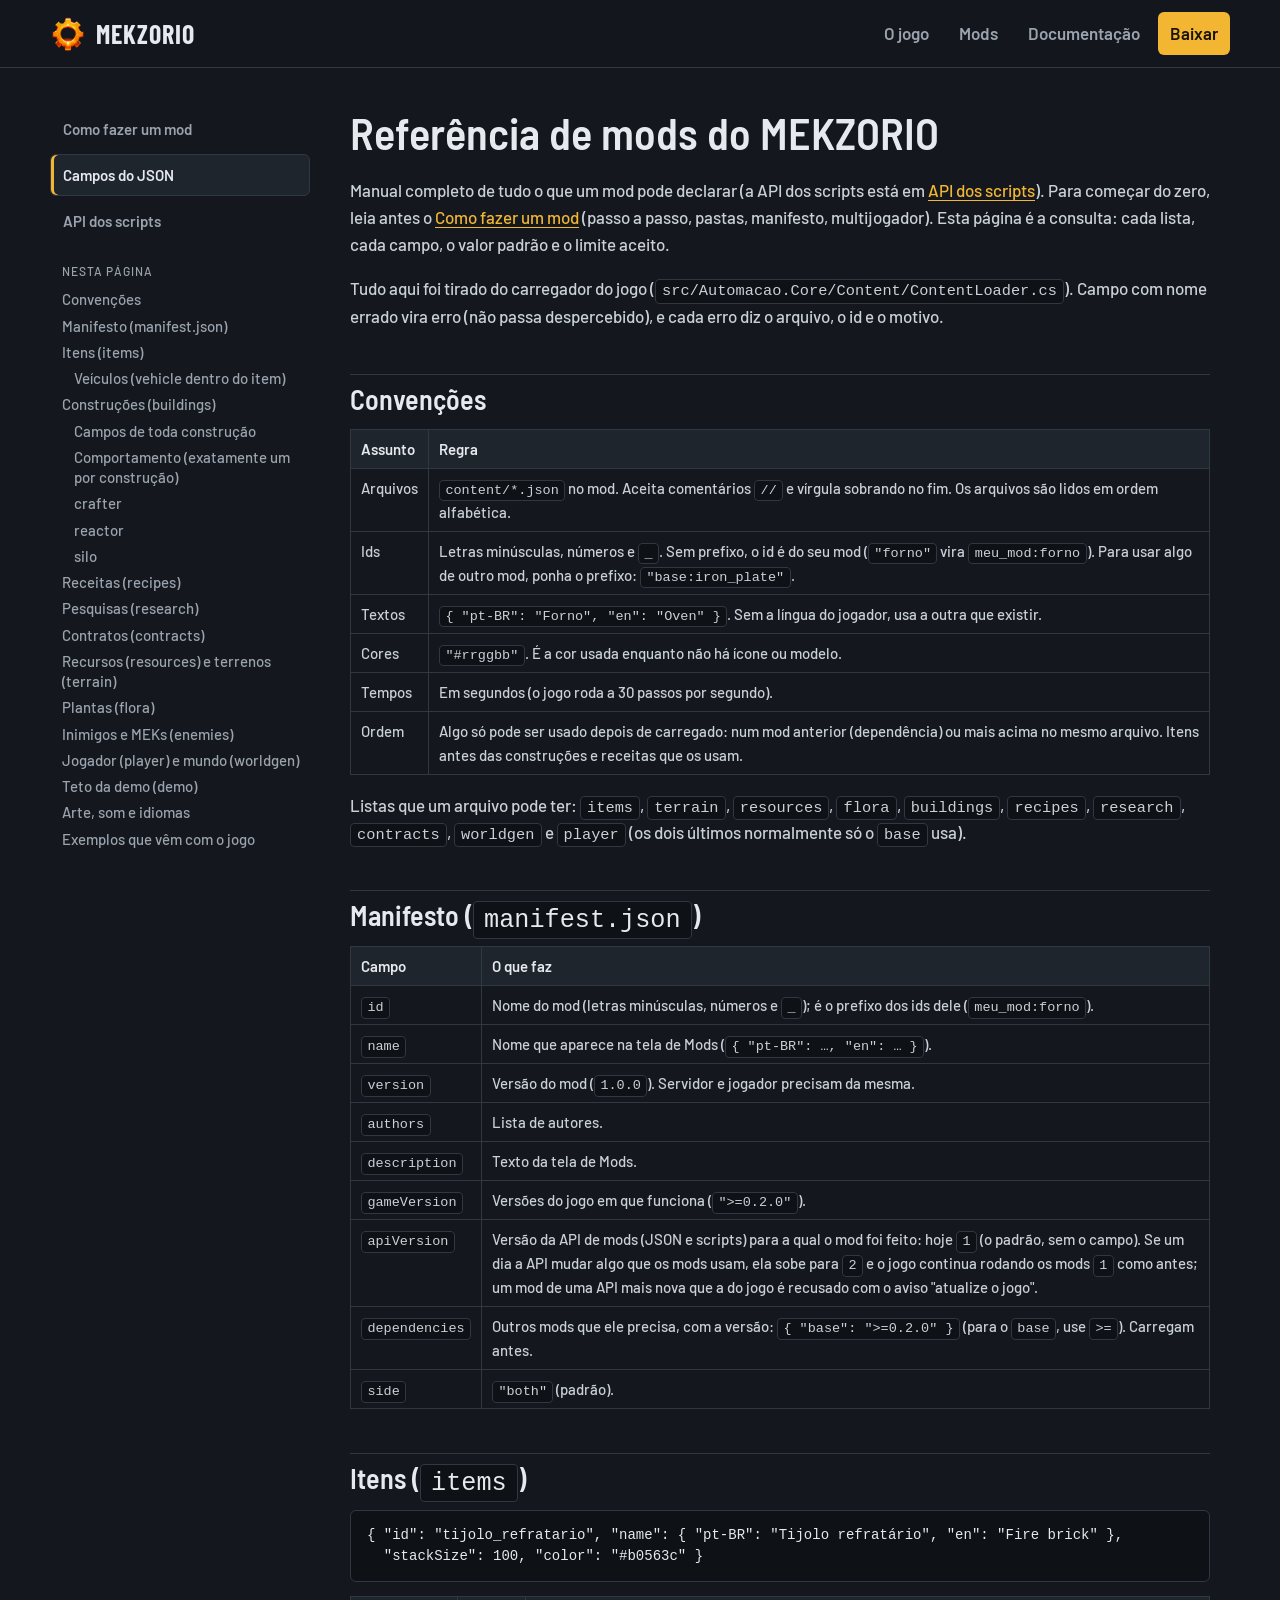
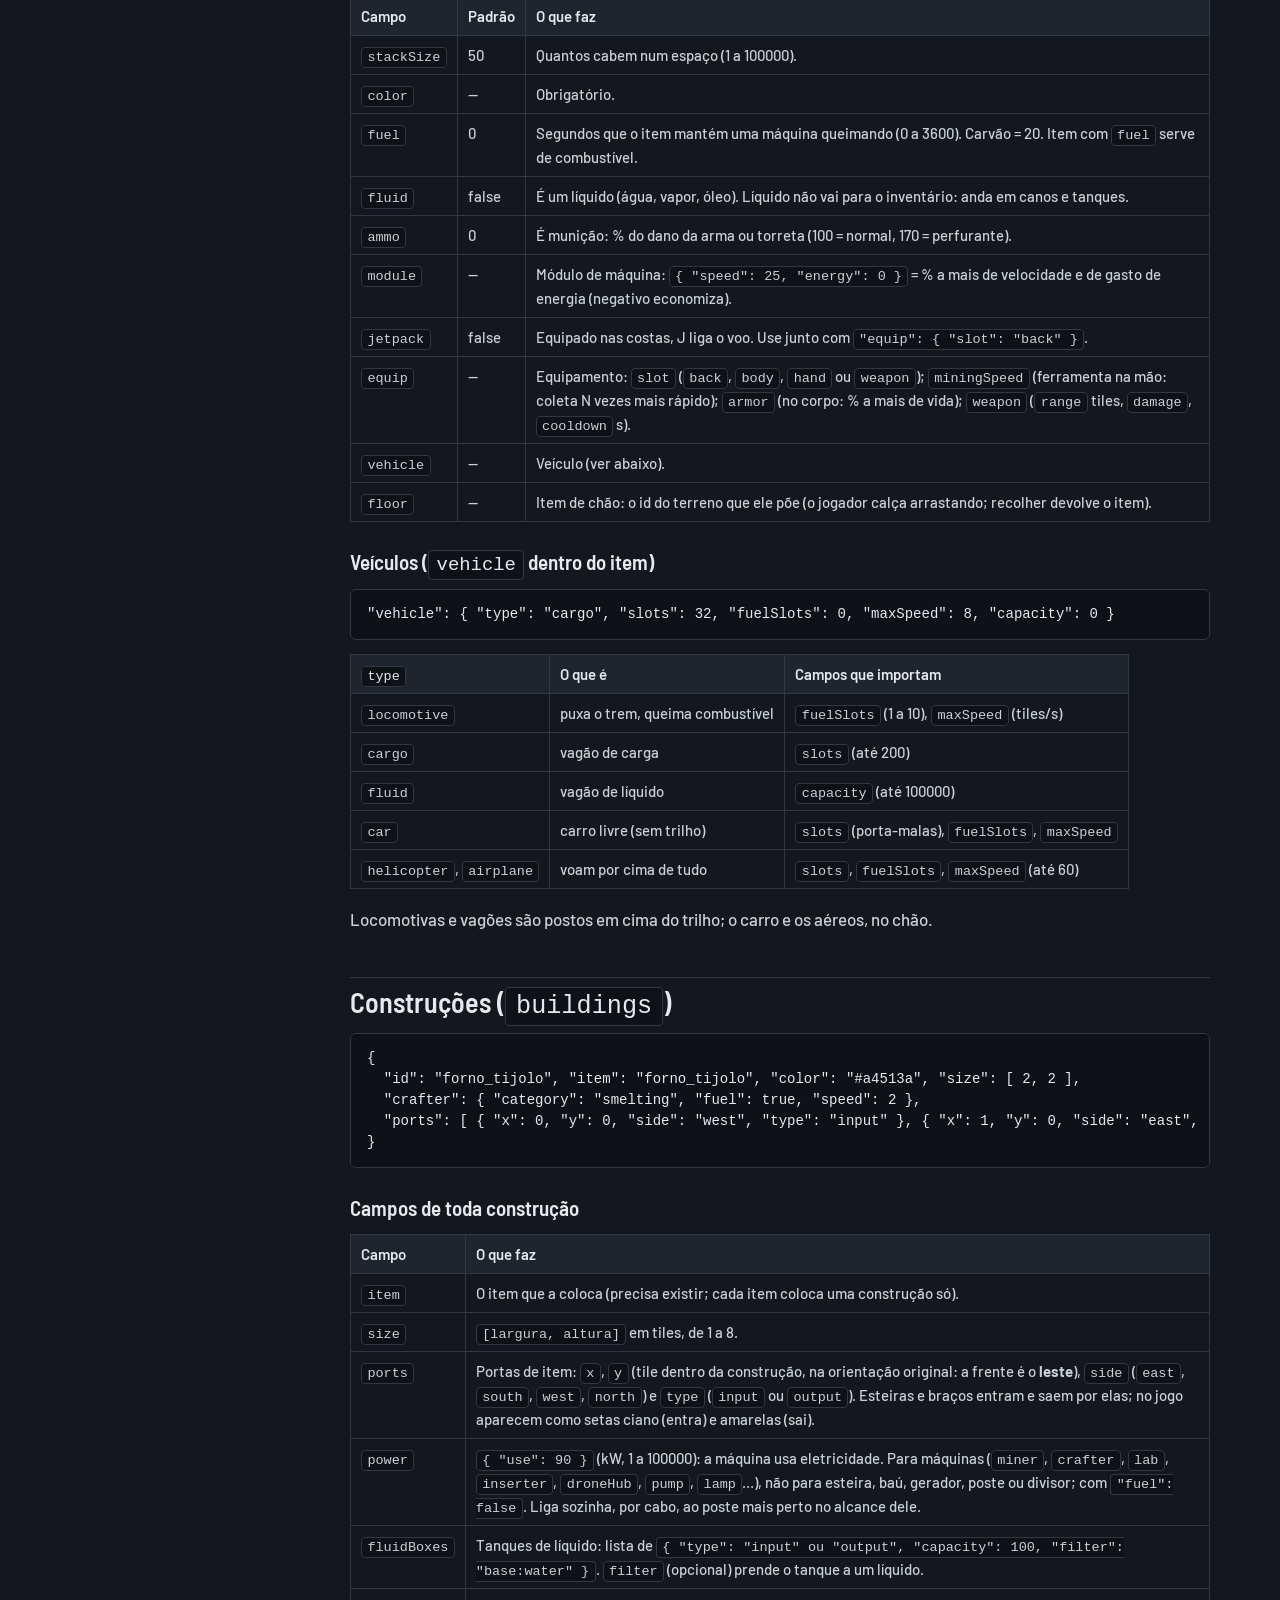
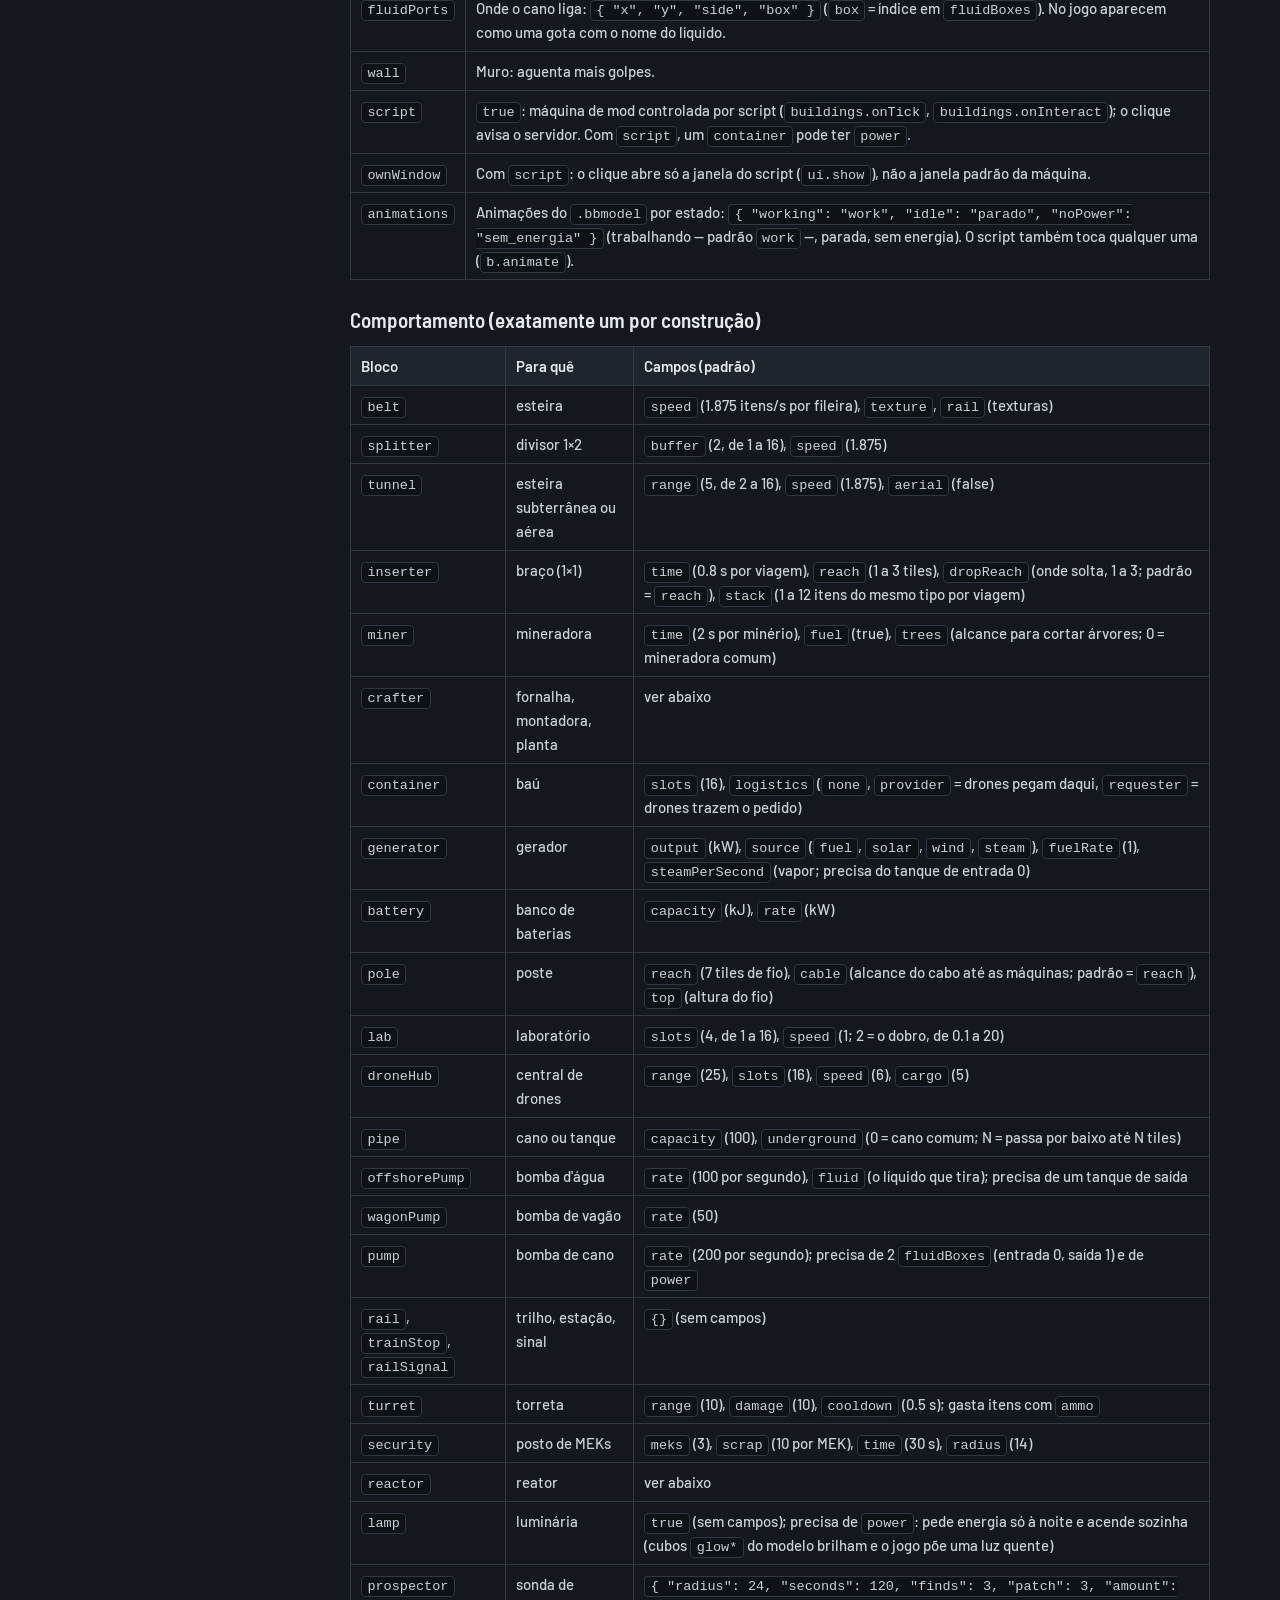
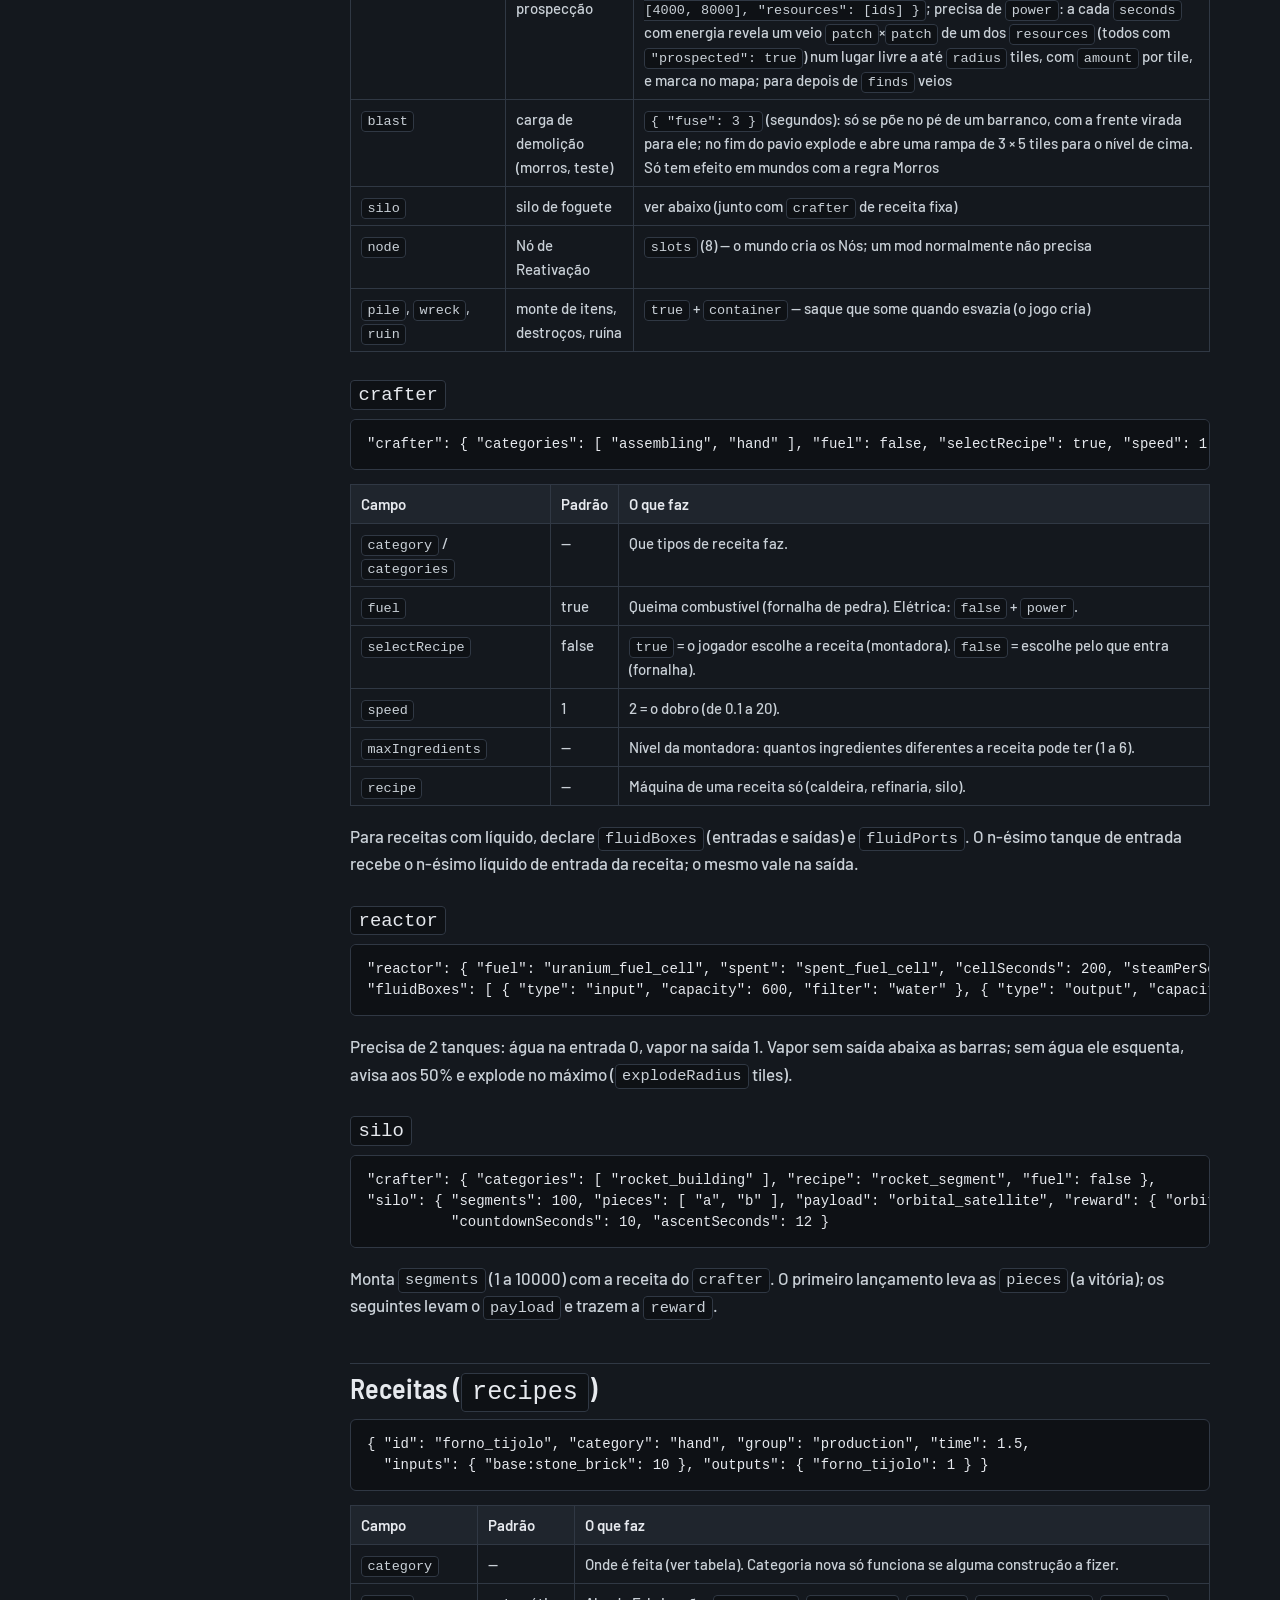
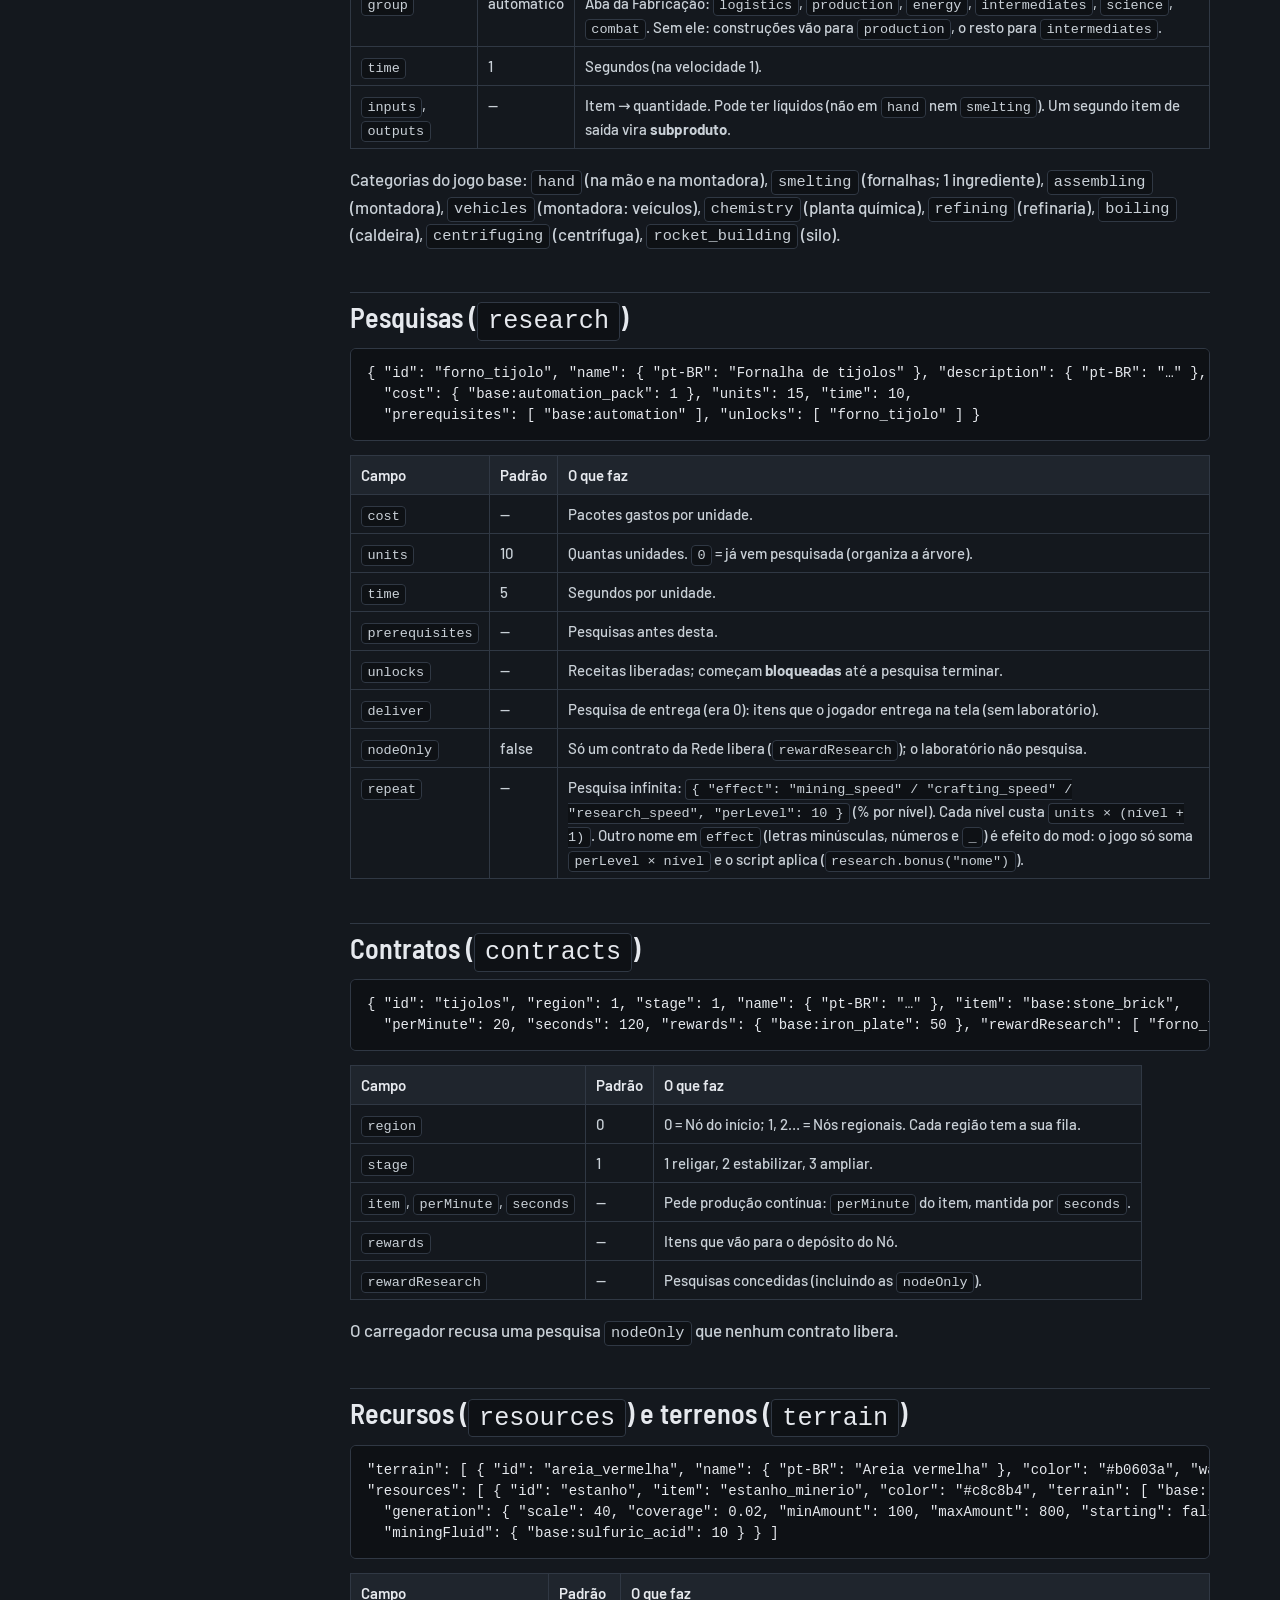
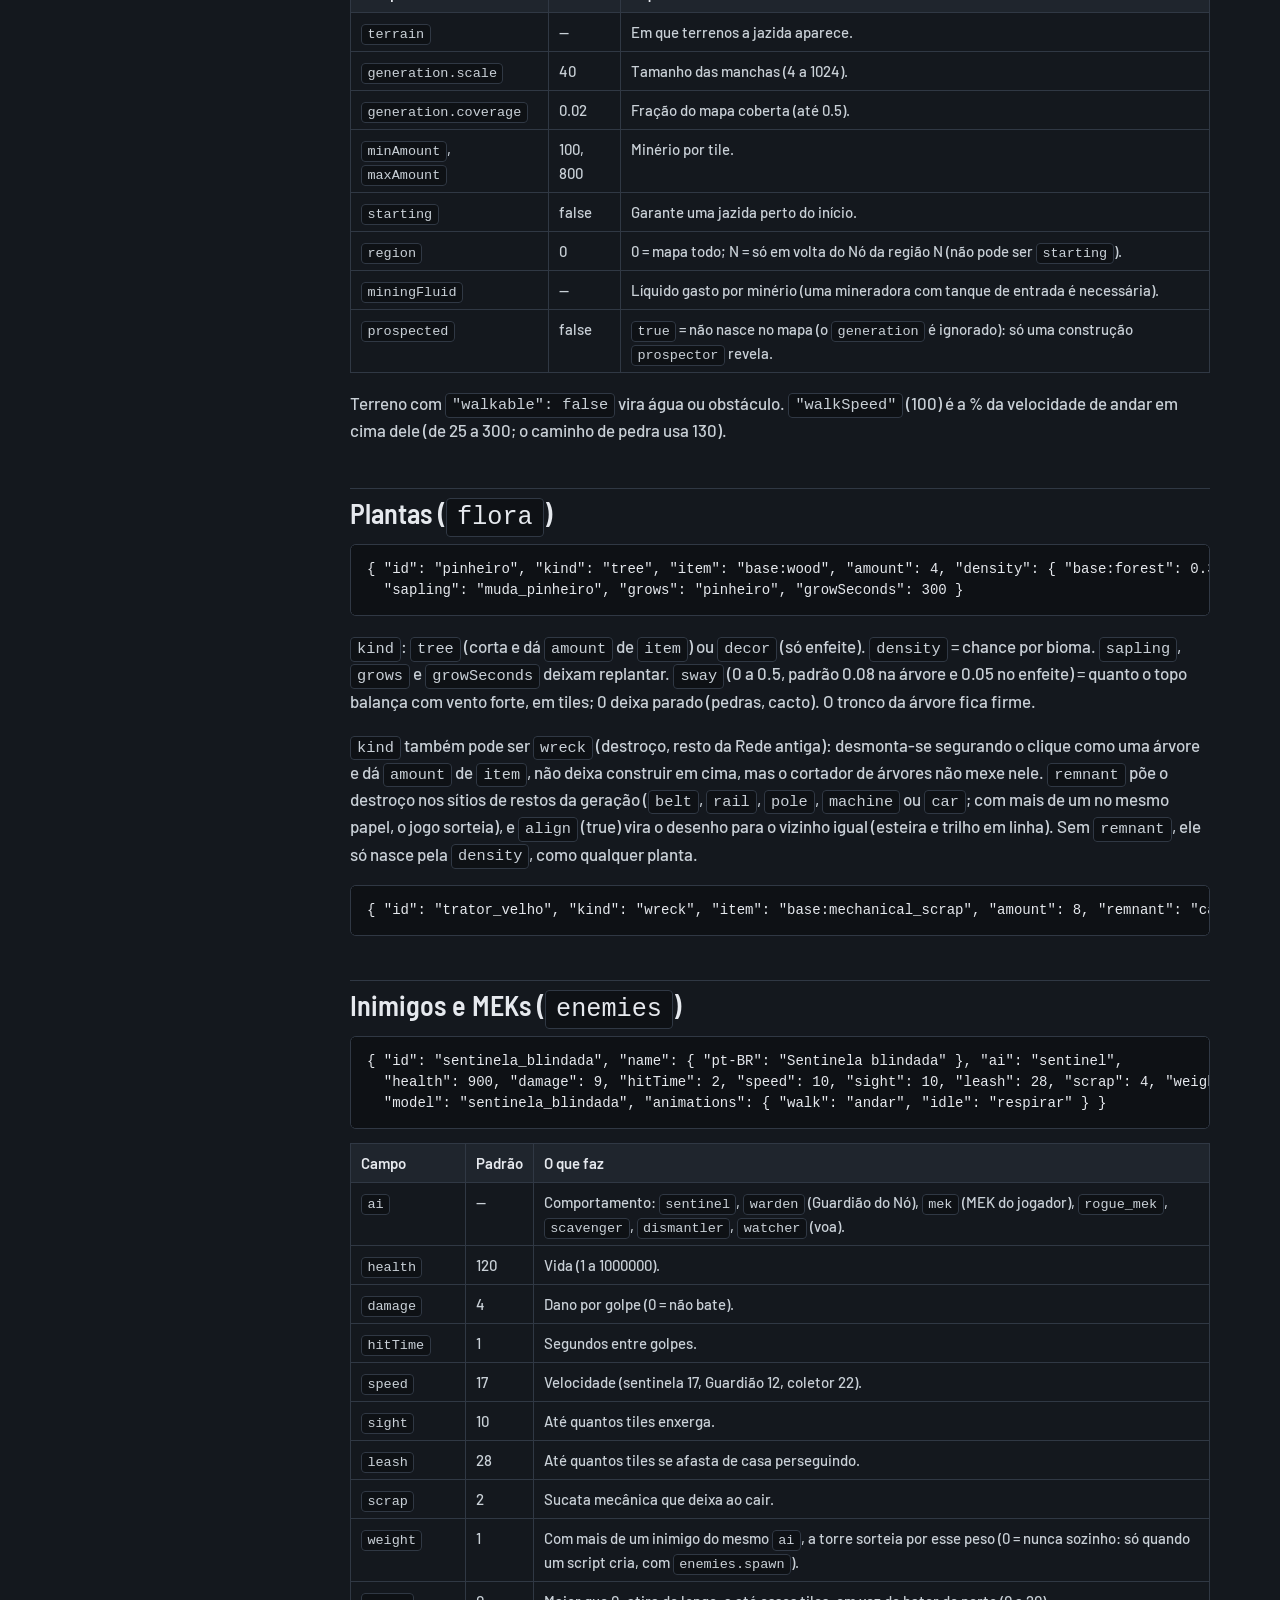
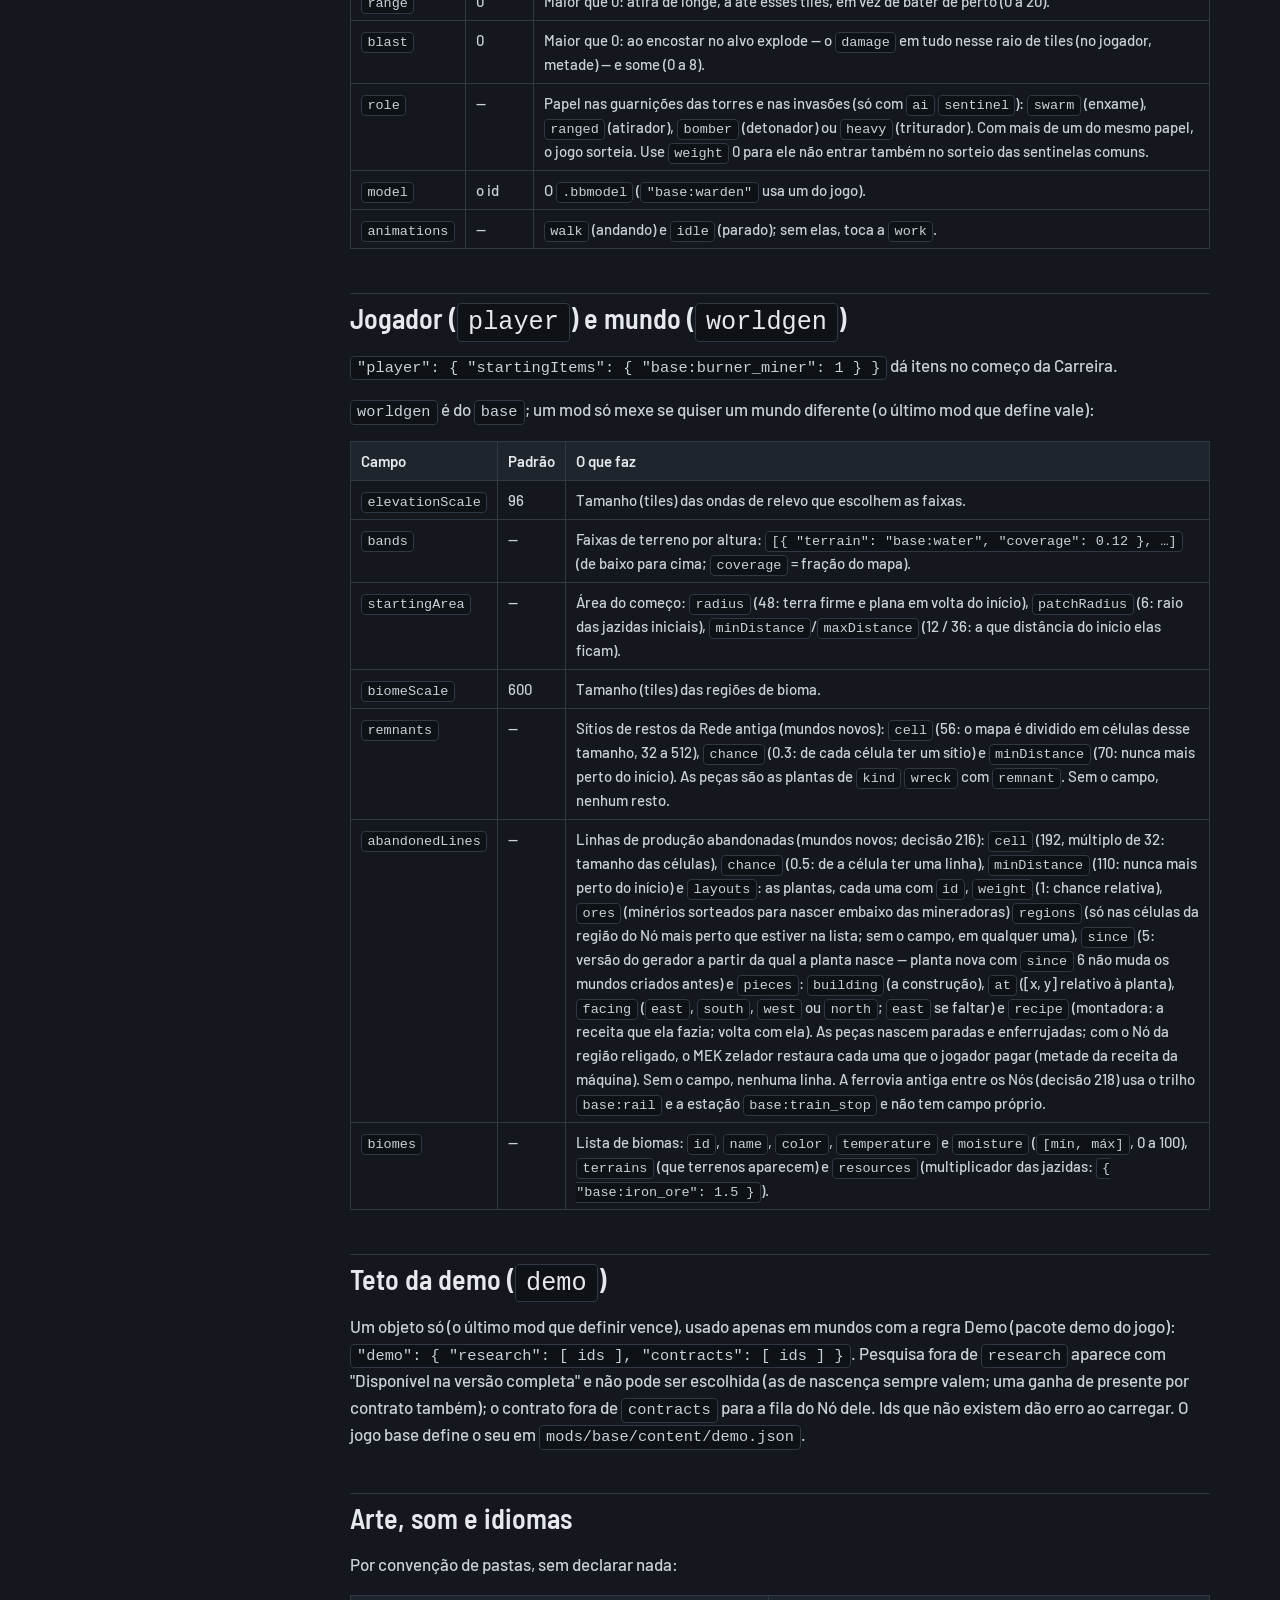
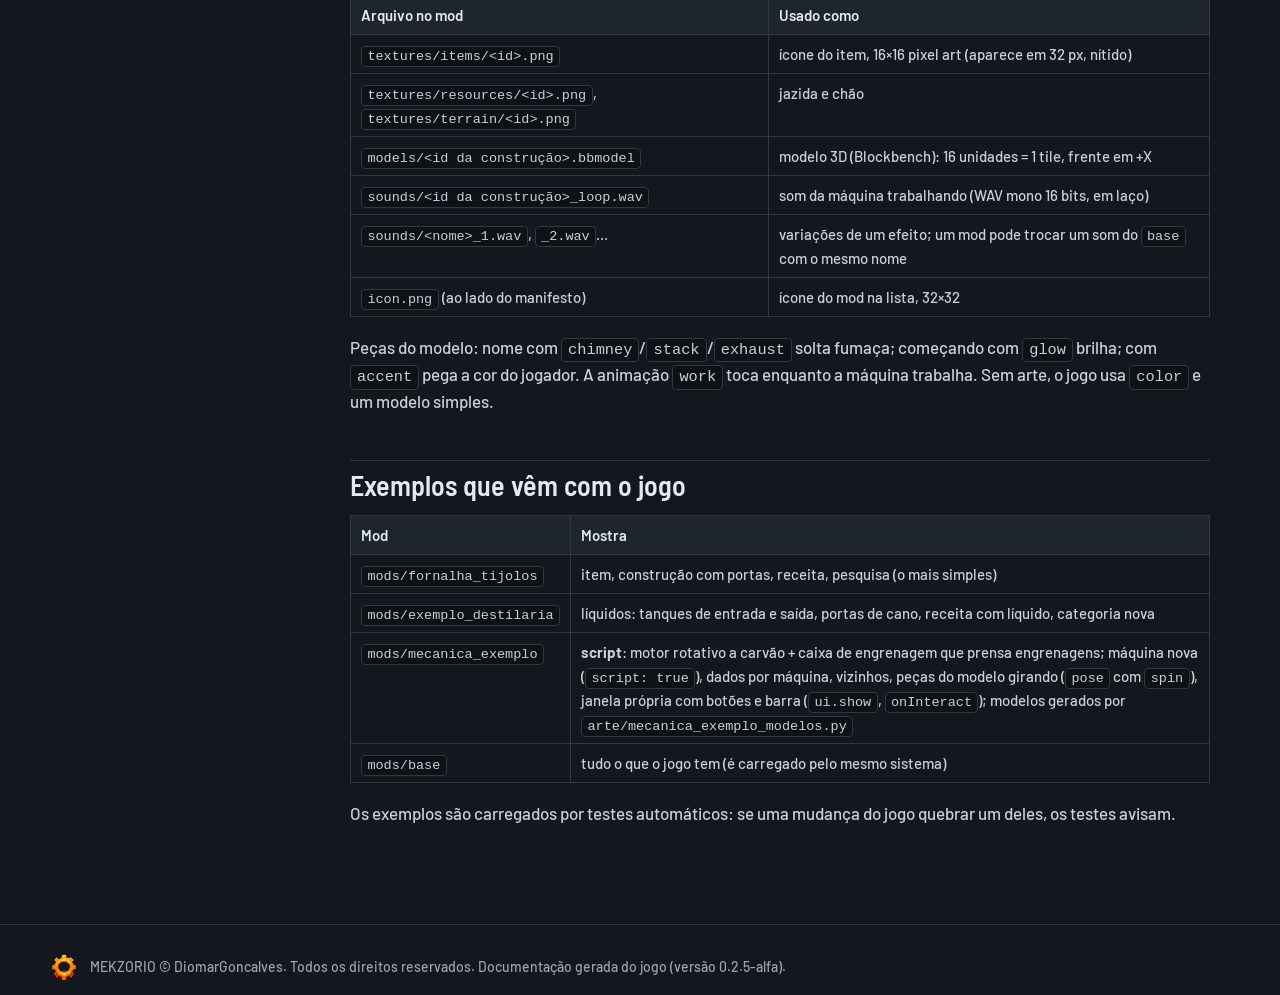
<file: documentacao/campos-do-json.html>
<!doctype html>
<html lang="pt-BR">
<head>
  <meta charset="utf-8">
  <meta name="viewport" content="width=device-width, initial-scale=1">
  <title>Campos do JSON — MEKZORIO</title>
  <meta name="description" content="Cada lista e cada campo que um mod pode declarar, com o valor padrão e o limite.">
  <meta name="theme-color" content="#14181e">
  <link rel="icon" type="image/png" href="../imagens/favicon.png">
  <link rel="preconnect" href="https://fonts.googleapis.com">
  <link rel="preconnect" href="https://fonts.gstatic.com" crossorigin>
  <link href="https://fonts.googleapis.com/css2?family=Barlow:wght@400;500;600&family=Barlow+Condensed:wght@600;700&family=Barlow+Semi+Condensed:wght@600&display=swap" rel="stylesheet">
  <link rel="stylesheet" href="../estilo.css">
</head>
<body>
  <header class="topo">
    <a class="marca" href="../index.html" aria-label="MEKZORIO, início">
      <img src="../imagens/emblema.png" alt="" width="36" height="36">
      <span>MEKZORIO</span>
    </a>
    <button class="menu-botao" aria-expanded="false" aria-controls="menu" aria-label="Abrir menu">
      <span></span><span></span><span></span>
    </button>
    <nav id="menu" class="menu">
      <a href="../index.html">O jogo</a>
      <a href="../mods.html">Mods</a>
      <a href="index.html">Documentação</a>
      <a class="menu-baixar" href="../index.html#baixar">Baixar</a>
    </nav>
  </header>

  <main class="doc">
    <aside class="doc-lado">
      <nav class="doc-paginas"><a href="como-fazer-um-mod.html">Como fazer um mod</a><a href="campos-do-json.html" aria-current="page">Campos do JSON</a><a href="api-dos-scripts.html">API dos scripts</a></nav>
      <div class="doc-indice"><p>Nesta página</p><div class="toc">
<ul>
<li><a href="#convencoes">Convenções</a></li>
<li><a href="#manifesto-manifestjson">Manifesto (manifest.json)</a></li>
<li><a href="#itens-items">Itens (items)</a><ul>
<li><a href="#veiculos-vehicle-dentro-do-item">Veículos (vehicle dentro do item)</a></li>
</ul>
</li>
<li><a href="#construcoes-buildings">Construções (buildings)</a><ul>
<li><a href="#campos-de-toda-construcao">Campos de toda construção</a></li>
<li><a href="#comportamento-exatamente-um-por-construcao">Comportamento (exatamente um por construção)</a></li>
<li><a href="#crafter">crafter</a></li>
<li><a href="#reactor">reactor</a></li>
<li><a href="#silo">silo</a></li>
</ul>
</li>
<li><a href="#receitas-recipes">Receitas (recipes)</a></li>
<li><a href="#pesquisas-research">Pesquisas (research)</a></li>
<li><a href="#contratos-contracts">Contratos (contracts)</a></li>
<li><a href="#recursos-resources-e-terrenos-terrain">Recursos (resources) e terrenos (terrain)</a></li>
<li><a href="#plantas-flora">Plantas (flora)</a></li>
<li><a href="#inimigos-e-meks-enemies">Inimigos e MEKs (enemies)</a></li>
<li><a href="#jogador-player-e-mundo-worldgen">Jogador (player) e mundo (worldgen)</a></li>
<li><a href="#teto-da-demo-demo">Teto da demo (demo)</a></li>
<li><a href="#arte-som-e-idiomas">Arte, som e idiomas</a></li>
<li><a href="#exemplos-que-vem-com-o-jogo">Exemplos que vêm com o jogo</a></li>
</ul>
</div>
</div>
    </aside>
    <article class="doc-texto"><h1 id="referencia-de-mods-do-mekzorio">Referência de mods do MEKZORIO</h1>
<p>Manual completo de tudo o que um mod pode declarar (a API dos scripts está em <a href="api-dos-scripts.html">API dos scripts</a>). Para começar do zero, leia antes o <a href="como-fazer-um-mod.html">Como fazer um mod</a> (passo a passo,
pastas, manifesto, multijogador). Esta página é a consulta: cada lista, cada campo, o valor padrão e o limite aceito.</p>
<p>Tudo aqui foi tirado do carregador do jogo (<code>src/Automacao.Core/Content/ContentLoader.cs</code>). Campo com nome errado vira
erro (não passa despercebido), e cada erro diz o arquivo, o id e o motivo.</p>
<h2 id="convencoes">Convenções</h2>
<table>
<thead>
<tr>
<th>Assunto</th>
<th>Regra</th>
</tr>
</thead>
<tbody>
<tr>
<td>Arquivos</td>
<td><code>content/*.json</code> no mod. Aceita comentários <code>//</code> e vírgula sobrando no fim. Os arquivos são lidos em ordem alfabética.</td>
</tr>
<tr>
<td>Ids</td>
<td>Letras minúsculas, números e <code>_</code>. Sem prefixo, o id é do seu mod (<code>"forno"</code> vira <code>meu_mod:forno</code>). Para usar algo de outro mod, ponha o prefixo: <code>"base:iron_plate"</code>.</td>
</tr>
<tr>
<td>Textos</td>
<td><code>{ "pt-BR": "Forno", "en": "Oven" }</code>. Sem a língua do jogador, usa a outra que existir.</td>
</tr>
<tr>
<td>Cores</td>
<td><code>"#rrggbb"</code>. É a cor usada enquanto não há ícone ou modelo.</td>
</tr>
<tr>
<td>Tempos</td>
<td>Em segundos (o jogo roda a 30 passos por segundo).</td>
</tr>
<tr>
<td>Ordem</td>
<td>Algo só pode ser usado depois de carregado: num mod anterior (dependência) ou mais acima no mesmo arquivo. Itens antes das construções e receitas que os usam.</td>
</tr>
</tbody>
</table>
<p>Listas que um arquivo pode ter: <code>items</code>, <code>terrain</code>, <code>resources</code>, <code>flora</code>, <code>buildings</code>, <code>recipes</code>, <code>research</code>,
<code>contracts</code>, <code>worldgen</code> e <code>player</code> (os dois últimos normalmente só o <code>base</code> usa).</p>
<h2 id="manifesto-manifestjson">Manifesto (<code>manifest.json</code>)</h2>
<table>
<thead>
<tr>
<th>Campo</th>
<th>O que faz</th>
</tr>
</thead>
<tbody>
<tr>
<td><code>id</code></td>
<td>Nome do mod (letras minúsculas, números e <code>_</code>); é o prefixo dos ids dele (<code>meu_mod:forno</code>).</td>
</tr>
<tr>
<td><code>name</code></td>
<td>Nome que aparece na tela de Mods (<code>{ "pt-BR": …, "en": … }</code>).</td>
</tr>
<tr>
<td><code>version</code></td>
<td>Versão do mod (<code>1.0.0</code>). Servidor e jogador precisam da mesma.</td>
</tr>
<tr>
<td><code>authors</code></td>
<td>Lista de autores.</td>
</tr>
<tr>
<td><code>description</code></td>
<td>Texto da tela de Mods.</td>
</tr>
<tr>
<td><code>gameVersion</code></td>
<td>Versões do jogo em que funciona (<code>"&gt;=0.2.0"</code>).</td>
</tr>
<tr>
<td><code>apiVersion</code></td>
<td>Versão da API de mods (JSON e scripts) para a qual o mod foi feito: hoje <code>1</code> (o padrão, sem o campo). Se um dia a API mudar algo que os mods usam, ela sobe para <code>2</code> e o jogo continua rodando os mods <code>1</code> como antes; um mod de uma API mais nova que a do jogo é recusado com o aviso "atualize o jogo".</td>
</tr>
<tr>
<td><code>dependencies</code></td>
<td>Outros mods que ele precisa, com a versão: <code>{ "base": "&gt;=0.2.0" }</code> (para o <code>base</code>, use <code>&gt;=</code>). Carregam antes.</td>
</tr>
<tr>
<td><code>side</code></td>
<td><code>"both"</code> (padrão).</td>
</tr>
</tbody>
</table>
<h2 id="itens-items">Itens (<code>items</code>)</h2>
<pre><code class="language-jsonc">{ &quot;id&quot;: &quot;tijolo_refratario&quot;, &quot;name&quot;: { &quot;pt-BR&quot;: &quot;Tijolo refratário&quot;, &quot;en&quot;: &quot;Fire brick&quot; },
  &quot;stackSize&quot;: 100, &quot;color&quot;: &quot;#b0563c&quot; }
</code></pre>
<table>
<thead>
<tr>
<th>Campo</th>
<th>Padrão</th>
<th>O que faz</th>
</tr>
</thead>
<tbody>
<tr>
<td><code>stackSize</code></td>
<td>50</td>
<td>Quantos cabem num espaço (1 a 100000).</td>
</tr>
<tr>
<td><code>color</code></td>
<td>—</td>
<td>Obrigatório.</td>
</tr>
<tr>
<td><code>fuel</code></td>
<td>0</td>
<td>Segundos que o item mantém uma máquina queimando (0 a 3600). Carvão = 20. Item com <code>fuel</code> serve de combustível.</td>
</tr>
<tr>
<td><code>fluid</code></td>
<td>false</td>
<td>É um líquido (água, vapor, óleo). Líquido não vai para o inventário: anda em canos e tanques.</td>
</tr>
<tr>
<td><code>ammo</code></td>
<td>0</td>
<td>É munição: % do dano da arma ou torreta (100 = normal, 170 = perfurante).</td>
</tr>
<tr>
<td><code>module</code></td>
<td>—</td>
<td>Módulo de máquina: <code>{ "speed": 25, "energy": 0 }</code> = % a mais de velocidade e de gasto de energia (negativo economiza).</td>
</tr>
<tr>
<td><code>jetpack</code></td>
<td>false</td>
<td>Equipado nas costas, J liga o voo. Use junto com <code>"equip": { "slot": "back" }</code>.</td>
</tr>
<tr>
<td><code>equip</code></td>
<td>—</td>
<td>Equipamento: <code>slot</code> (<code>back</code>, <code>body</code>, <code>hand</code> ou <code>weapon</code>); <code>miningSpeed</code> (ferramenta na mão: coleta N vezes mais rápido); <code>armor</code> (no corpo: % a mais de vida); <code>weapon</code> (<code>range</code> tiles, <code>damage</code>, <code>cooldown</code> s).</td>
</tr>
<tr>
<td><code>vehicle</code></td>
<td>—</td>
<td>Veículo (ver abaixo).</td>
</tr>
<tr>
<td><code>floor</code></td>
<td>—</td>
<td>Item de chão: o id do terreno que ele põe (o jogador calça arrastando; recolher devolve o item).</td>
</tr>
</tbody>
</table>
<h3 id="veiculos-vehicle-dentro-do-item">Veículos (<code>vehicle</code> dentro do item)</h3>
<pre><code class="language-jsonc">&quot;vehicle&quot;: { &quot;type&quot;: &quot;cargo&quot;, &quot;slots&quot;: 32, &quot;fuelSlots&quot;: 0, &quot;maxSpeed&quot;: 8, &quot;capacity&quot;: 0 }
</code></pre>
<table>
<thead>
<tr>
<th><code>type</code></th>
<th>O que é</th>
<th>Campos que importam</th>
</tr>
</thead>
<tbody>
<tr>
<td><code>locomotive</code></td>
<td>puxa o trem, queima combustível</td>
<td><code>fuelSlots</code> (1 a 10), <code>maxSpeed</code> (tiles/s)</td>
</tr>
<tr>
<td><code>cargo</code></td>
<td>vagão de carga</td>
<td><code>slots</code> (até 200)</td>
</tr>
<tr>
<td><code>fluid</code></td>
<td>vagão de líquido</td>
<td><code>capacity</code> (até 100000)</td>
</tr>
<tr>
<td><code>car</code></td>
<td>carro livre (sem trilho)</td>
<td><code>slots</code> (porta-malas), <code>fuelSlots</code>, <code>maxSpeed</code></td>
</tr>
<tr>
<td><code>helicopter</code>, <code>airplane</code></td>
<td>voam por cima de tudo</td>
<td><code>slots</code>, <code>fuelSlots</code>, <code>maxSpeed</code> (até 60)</td>
</tr>
</tbody>
</table>
<p>Locomotivas e vagões são postos em cima do trilho; o carro e os aéreos, no chão.</p>
<h2 id="construcoes-buildings">Construções (<code>buildings</code>)</h2>
<pre><code class="language-jsonc">{
  &quot;id&quot;: &quot;forno_tijolo&quot;, &quot;item&quot;: &quot;forno_tijolo&quot;, &quot;color&quot;: &quot;#a4513a&quot;, &quot;size&quot;: [ 2, 2 ],
  &quot;crafter&quot;: { &quot;category&quot;: &quot;smelting&quot;, &quot;fuel&quot;: true, &quot;speed&quot;: 2 },
  &quot;ports&quot;: [ { &quot;x&quot;: 0, &quot;y&quot;: 0, &quot;side&quot;: &quot;west&quot;, &quot;type&quot;: &quot;input&quot; }, { &quot;x&quot;: 1, &quot;y&quot;: 0, &quot;side&quot;: &quot;east&quot;, &quot;type&quot;: &quot;output&quot; } ]
}
</code></pre>
<h3 id="campos-de-toda-construcao">Campos de toda construção</h3>
<table>
<thead>
<tr>
<th>Campo</th>
<th>O que faz</th>
</tr>
</thead>
<tbody>
<tr>
<td><code>item</code></td>
<td>O item que a coloca (precisa existir; cada item coloca uma construção só).</td>
</tr>
<tr>
<td><code>size</code></td>
<td><code>[largura, altura]</code> em tiles, de 1 a 8.</td>
</tr>
<tr>
<td><code>ports</code></td>
<td>Portas de item: <code>x</code>, <code>y</code> (tile dentro da construção, na orientação original: a frente é o <strong>leste</strong>), <code>side</code> (<code>east</code>, <code>south</code>, <code>west</code>, <code>north</code>) e <code>type</code> (<code>input</code> ou <code>output</code>). Esteiras e braços entram e saem por elas; no jogo aparecem como setas ciano (entra) e amarelas (sai).</td>
</tr>
<tr>
<td><code>power</code></td>
<td><code>{ "use": 90 }</code> (kW, 1 a 100000): a máquina usa eletricidade. Para máquinas (<code>miner</code>, <code>crafter</code>, <code>lab</code>, <code>inserter</code>, <code>droneHub</code>, <code>pump</code>, <code>lamp</code>…), não para esteira, baú, gerador, poste ou divisor; com <code>"fuel": false</code>. Liga sozinha, por cabo, ao poste mais perto no alcance dele.</td>
</tr>
<tr>
<td><code>fluidBoxes</code></td>
<td>Tanques de líquido: lista de <code>{ "type": "input" ou "output", "capacity": 100, "filter": "base:water" }</code>. <code>filter</code> (opcional) prende o tanque a um líquido.</td>
</tr>
<tr>
<td><code>fluidPorts</code></td>
<td>Onde o cano liga: <code>{ "x", "y", "side", "box" }</code> (<code>box</code> = índice em <code>fluidBoxes</code>). No jogo aparecem como uma gota com o nome do líquido.</td>
</tr>
<tr>
<td><code>wall</code></td>
<td>Muro: aguenta mais golpes.</td>
</tr>
<tr>
<td><code>script</code></td>
<td><code>true</code>: máquina de mod controlada por script (<code>buildings.onTick</code>, <code>buildings.onInteract</code>); o clique avisa o servidor. Com <code>script</code>, um <code>container</code> pode ter <code>power</code>.</td>
</tr>
<tr>
<td><code>ownWindow</code></td>
<td>Com <code>script</code>: o clique abre só a janela do script (<code>ui.show</code>), não a janela padrão da máquina.</td>
</tr>
<tr>
<td><code>animations</code></td>
<td>Animações do <code>.bbmodel</code> por estado: <code>{ "working": "work", "idle": "parado", "noPower": "sem_energia" }</code> (trabalhando — padrão <code>work</code> —, parada, sem energia). O script também toca qualquer uma (<code>b.animate</code>).</td>
</tr>
</tbody>
</table>
<h3 id="comportamento-exatamente-um-por-construcao">Comportamento (exatamente um por construção)</h3>
<table>
<thead>
<tr>
<th>Bloco</th>
<th>Para quê</th>
<th>Campos (padrão)</th>
</tr>
</thead>
<tbody>
<tr>
<td><code>belt</code></td>
<td>esteira</td>
<td><code>speed</code> (1.875 itens/s por fileira), <code>texture</code>, <code>rail</code> (texturas)</td>
</tr>
<tr>
<td><code>splitter</code></td>
<td>divisor 1×2</td>
<td><code>buffer</code> (2, de 1 a 16), <code>speed</code> (1.875)</td>
</tr>
<tr>
<td><code>tunnel</code></td>
<td>esteira subterrânea ou aérea</td>
<td><code>range</code> (5, de 2 a 16), <code>speed</code> (1.875), <code>aerial</code> (false)</td>
</tr>
<tr>
<td><code>inserter</code></td>
<td>braço (1×1)</td>
<td><code>time</code> (0.8 s por viagem), <code>reach</code> (1 a 3 tiles), <code>dropReach</code> (onde solta, 1 a 3; padrão = <code>reach</code>), <code>stack</code> (1 a 12 itens do mesmo tipo por viagem)</td>
</tr>
<tr>
<td><code>miner</code></td>
<td>mineradora</td>
<td><code>time</code> (2 s por minério), <code>fuel</code> (true), <code>trees</code> (alcance para cortar árvores; 0 = mineradora comum)</td>
</tr>
<tr>
<td><code>crafter</code></td>
<td>fornalha, montadora, planta</td>
<td>ver abaixo</td>
</tr>
<tr>
<td><code>container</code></td>
<td>baú</td>
<td><code>slots</code> (16), <code>logistics</code> (<code>none</code>, <code>provider</code> = drones pegam daqui, <code>requester</code> = drones trazem o pedido)</td>
</tr>
<tr>
<td><code>generator</code></td>
<td>gerador</td>
<td><code>output</code> (kW), <code>source</code> (<code>fuel</code>, <code>solar</code>, <code>wind</code>, <code>steam</code>), <code>fuelRate</code> (1), <code>steamPerSecond</code> (vapor; precisa do tanque de entrada 0)</td>
</tr>
<tr>
<td><code>battery</code></td>
<td>banco de baterias</td>
<td><code>capacity</code> (kJ), <code>rate</code> (kW)</td>
</tr>
<tr>
<td><code>pole</code></td>
<td>poste</td>
<td><code>reach</code> (7 tiles de fio), <code>cable</code> (alcance do cabo até as máquinas; padrão = <code>reach</code>), <code>top</code> (altura do fio)</td>
</tr>
<tr>
<td><code>lab</code></td>
<td>laboratório</td>
<td><code>slots</code> (4, de 1 a 16), <code>speed</code> (1; 2 = o dobro, de 0.1 a 20)</td>
</tr>
<tr>
<td><code>droneHub</code></td>
<td>central de drones</td>
<td><code>range</code> (25), <code>slots</code> (16), <code>speed</code> (6), <code>cargo</code> (5)</td>
</tr>
<tr>
<td><code>pipe</code></td>
<td>cano ou tanque</td>
<td><code>capacity</code> (100), <code>underground</code> (0 = cano comum; N = passa por baixo até N tiles)</td>
</tr>
<tr>
<td><code>offshorePump</code></td>
<td>bomba d'água</td>
<td><code>rate</code> (100 por segundo), <code>fluid</code> (o líquido que tira); precisa de um tanque de saída</td>
</tr>
<tr>
<td><code>wagonPump</code></td>
<td>bomba de vagão</td>
<td><code>rate</code> (50)</td>
</tr>
<tr>
<td><code>pump</code></td>
<td>bomba de cano</td>
<td><code>rate</code> (200 por segundo); precisa de 2 <code>fluidBoxes</code> (entrada 0, saída 1) e de <code>power</code></td>
</tr>
<tr>
<td><code>rail</code>, <code>trainStop</code>, <code>railSignal</code></td>
<td>trilho, estação, sinal</td>
<td><code>{}</code> (sem campos)</td>
</tr>
<tr>
<td><code>turret</code></td>
<td>torreta</td>
<td><code>range</code> (10), <code>damage</code> (10), <code>cooldown</code> (0.5 s); gasta itens com <code>ammo</code></td>
</tr>
<tr>
<td><code>security</code></td>
<td>posto de MEKs</td>
<td><code>meks</code> (3), <code>scrap</code> (10 por MEK), <code>time</code> (30 s), <code>radius</code> (14)</td>
</tr>
<tr>
<td><code>reactor</code></td>
<td>reator</td>
<td>ver abaixo</td>
</tr>
<tr>
<td><code>lamp</code></td>
<td>luminária</td>
<td><code>true</code> (sem campos); precisa de <code>power</code>: pede energia só à noite e acende sozinha (cubos <code>glow*</code> do modelo brilham e o jogo põe uma luz quente)</td>
</tr>
<tr>
<td><code>prospector</code></td>
<td>sonda de prospecção</td>
<td><code>{ "radius": 24, "seconds": 120, "finds": 3, "patch": 3, "amount": [4000, 8000], "resources": [ids] }</code>; precisa de <code>power</code>: a cada <code>seconds</code> com energia revela um veio <code>patch</code>×<code>patch</code> de um dos <code>resources</code> (todos com <code>"prospected": true</code>) num lugar livre a até <code>radius</code> tiles, com <code>amount</code> por tile, e marca no mapa; para depois de <code>finds</code> veios</td>
</tr>
<tr>
<td><code>blast</code></td>
<td>carga de demolição (morros, teste)</td>
<td><code>{ "fuse": 3 }</code> (segundos): só se põe no pé de um barranco, com a frente virada para ele; no fim do pavio explode e abre uma rampa de 3 × 5 tiles para o nível de cima. Só tem efeito em mundos com a regra Morros</td>
</tr>
<tr>
<td><code>silo</code></td>
<td>silo de foguete</td>
<td>ver abaixo (junto com <code>crafter</code> de receita fixa)</td>
</tr>
<tr>
<td><code>node</code></td>
<td>Nó de Reativação</td>
<td><code>slots</code> (8) — o mundo cria os Nós; um mod normalmente não precisa</td>
</tr>
<tr>
<td><code>pile</code>, <code>wreck</code>, <code>ruin</code></td>
<td>monte de itens, destroços, ruína</td>
<td><code>true</code> + <code>container</code> — saque que some quando esvazia (o jogo cria)</td>
</tr>
</tbody>
</table>
<h3 id="crafter"><code>crafter</code></h3>
<pre><code class="language-jsonc">&quot;crafter&quot;: { &quot;categories&quot;: [ &quot;assembling&quot;, &quot;hand&quot; ], &quot;fuel&quot;: false, &quot;selectRecipe&quot;: true, &quot;speed&quot;: 1, &quot;maxIngredients&quot;: 4 }
</code></pre>
<table>
<thead>
<tr>
<th>Campo</th>
<th>Padrão</th>
<th>O que faz</th>
</tr>
</thead>
<tbody>
<tr>
<td><code>category</code> / <code>categories</code></td>
<td>—</td>
<td>Que tipos de receita faz.</td>
</tr>
<tr>
<td><code>fuel</code></td>
<td>true</td>
<td>Queima combustível (fornalha de pedra). Elétrica: <code>false</code> + <code>power</code>.</td>
</tr>
<tr>
<td><code>selectRecipe</code></td>
<td>false</td>
<td><code>true</code> = o jogador escolhe a receita (montadora). <code>false</code> = escolhe pelo que entra (fornalha).</td>
</tr>
<tr>
<td><code>speed</code></td>
<td>1</td>
<td>2 = o dobro (de 0.1 a 20).</td>
</tr>
<tr>
<td><code>maxIngredients</code></td>
<td>—</td>
<td>Nível da montadora: quantos ingredientes diferentes a receita pode ter (1 a 6).</td>
</tr>
<tr>
<td><code>recipe</code></td>
<td>—</td>
<td>Máquina de uma receita só (caldeira, refinaria, silo).</td>
</tr>
</tbody>
</table>
<p>Para receitas com líquido, declare <code>fluidBoxes</code> (entradas e saídas) e <code>fluidPorts</code>. O n-ésimo tanque de entrada recebe o
n-ésimo líquido de entrada da receita; o mesmo vale na saída.</p>
<h3 id="reactor"><code>reactor</code></h3>
<pre><code class="language-jsonc">&quot;reactor&quot;: { &quot;fuel&quot;: &quot;uranium_fuel_cell&quot;, &quot;spent&quot;: &quot;spent_fuel_cell&quot;, &quot;cellSeconds&quot;: 200, &quot;steamPerSecond&quot;: 180, &quot;maxHeat&quot;: 1000, &quot;explodeRadius&quot;: 6 },
&quot;fluidBoxes&quot;: [ { &quot;type&quot;: &quot;input&quot;, &quot;capacity&quot;: 600, &quot;filter&quot;: &quot;water&quot; }, { &quot;type&quot;: &quot;output&quot;, &quot;capacity&quot;: 600 } ]
</code></pre>
<p>Precisa de 2 tanques: água na entrada 0, vapor na saída 1. Vapor sem saída abaixa as barras; sem água ele esquenta,
avisa aos 50% e explode no máximo (<code>explodeRadius</code> tiles).</p>
<h3 id="silo"><code>silo</code></h3>
<pre><code class="language-jsonc">&quot;crafter&quot;: { &quot;categories&quot;: [ &quot;rocket_building&quot; ], &quot;recipe&quot;: &quot;rocket_segment&quot;, &quot;fuel&quot;: false },
&quot;silo&quot;: { &quot;segments&quot;: 100, &quot;pieces&quot;: [ &quot;a&quot;, &quot;b&quot; ], &quot;payload&quot;: &quot;orbital_satellite&quot;, &quot;reward&quot;: { &quot;orbital_pack&quot;: 500 },
          &quot;countdownSeconds&quot;: 10, &quot;ascentSeconds&quot;: 12 }
</code></pre>
<p>Monta <code>segments</code> (1 a 10000) com a receita do <code>crafter</code>. O primeiro lançamento leva as <code>pieces</code> (a vitória); os
seguintes levam o <code>payload</code> e trazem a <code>reward</code>.</p>
<h2 id="receitas-recipes">Receitas (<code>recipes</code>)</h2>
<pre><code class="language-jsonc">{ &quot;id&quot;: &quot;forno_tijolo&quot;, &quot;category&quot;: &quot;hand&quot;, &quot;group&quot;: &quot;production&quot;, &quot;time&quot;: 1.5,
  &quot;inputs&quot;: { &quot;base:stone_brick&quot;: 10 }, &quot;outputs&quot;: { &quot;forno_tijolo&quot;: 1 } }
</code></pre>
<table>
<thead>
<tr>
<th>Campo</th>
<th>Padrão</th>
<th>O que faz</th>
</tr>
</thead>
<tbody>
<tr>
<td><code>category</code></td>
<td>—</td>
<td>Onde é feita (ver tabela). Categoria nova só funciona se alguma construção a fizer.</td>
</tr>
<tr>
<td><code>group</code></td>
<td>automático</td>
<td>Aba da Fabricação: <code>logistics</code>, <code>production</code>, <code>energy</code>, <code>intermediates</code>, <code>science</code>, <code>combat</code>. Sem ele: construções vão para <code>production</code>, o resto para <code>intermediates</code>.</td>
</tr>
<tr>
<td><code>time</code></td>
<td>1</td>
<td>Segundos (na velocidade 1).</td>
</tr>
<tr>
<td><code>inputs</code>, <code>outputs</code></td>
<td>—</td>
<td>Item → quantidade. Pode ter líquidos (não em <code>hand</code> nem <code>smelting</code>). Um segundo item de saída vira <strong>subproduto</strong>.</td>
</tr>
</tbody>
</table>
<p>Categorias do jogo base: <code>hand</code> (na mão e na montadora), <code>smelting</code> (fornalhas; 1 ingrediente), <code>assembling</code>
(montadora), <code>vehicles</code> (montadora: veículos), <code>chemistry</code> (planta química), <code>refining</code> (refinaria), <code>boiling</code>
(caldeira), <code>centrifuging</code> (centrífuga), <code>rocket_building</code> (silo).</p>
<h2 id="pesquisas-research">Pesquisas (<code>research</code>)</h2>
<pre><code class="language-jsonc">{ &quot;id&quot;: &quot;forno_tijolo&quot;, &quot;name&quot;: { &quot;pt-BR&quot;: &quot;Fornalha de tijolos&quot; }, &quot;description&quot;: { &quot;pt-BR&quot;: &quot;…&quot; },
  &quot;cost&quot;: { &quot;base:automation_pack&quot;: 1 }, &quot;units&quot;: 15, &quot;time&quot;: 10,
  &quot;prerequisites&quot;: [ &quot;base:automation&quot; ], &quot;unlocks&quot;: [ &quot;forno_tijolo&quot; ] }
</code></pre>
<table>
<thead>
<tr>
<th>Campo</th>
<th>Padrão</th>
<th>O que faz</th>
</tr>
</thead>
<tbody>
<tr>
<td><code>cost</code></td>
<td>—</td>
<td>Pacotes gastos por unidade.</td>
</tr>
<tr>
<td><code>units</code></td>
<td>10</td>
<td>Quantas unidades. <code>0</code> = já vem pesquisada (organiza a árvore).</td>
</tr>
<tr>
<td><code>time</code></td>
<td>5</td>
<td>Segundos por unidade.</td>
</tr>
<tr>
<td><code>prerequisites</code></td>
<td>—</td>
<td>Pesquisas antes desta.</td>
</tr>
<tr>
<td><code>unlocks</code></td>
<td>—</td>
<td>Receitas liberadas; começam <strong>bloqueadas</strong> até a pesquisa terminar.</td>
</tr>
<tr>
<td><code>deliver</code></td>
<td>—</td>
<td>Pesquisa de entrega (era 0): itens que o jogador entrega na tela (sem laboratório).</td>
</tr>
<tr>
<td><code>nodeOnly</code></td>
<td>false</td>
<td>Só um contrato da Rede libera (<code>rewardResearch</code>); o laboratório não pesquisa.</td>
</tr>
<tr>
<td><code>repeat</code></td>
<td>—</td>
<td>Pesquisa infinita: <code>{ "effect": "mining_speed" / "crafting_speed" / "research_speed", "perLevel": 10 }</code> (% por nível). Cada nível custa <code>units × (nível + 1)</code>. Outro nome em <code>effect</code> (letras minúsculas, números e <code>_</code>) é efeito do mod: o jogo só soma <code>perLevel × nível</code> e o script aplica (<code>research.bonus("nome")</code>).</td>
</tr>
</tbody>
</table>
<h2 id="contratos-contracts">Contratos (<code>contracts</code>)</h2>
<pre><code class="language-jsonc">{ &quot;id&quot;: &quot;tijolos&quot;, &quot;region&quot;: 1, &quot;stage&quot;: 1, &quot;name&quot;: { &quot;pt-BR&quot;: &quot;…&quot; }, &quot;item&quot;: &quot;base:stone_brick&quot;,
  &quot;perMinute&quot;: 20, &quot;seconds&quot;: 120, &quot;rewards&quot;: { &quot;base:iron_plate&quot;: 50 }, &quot;rewardResearch&quot;: [ &quot;forno_tijolo&quot; ] }
</code></pre>
<table>
<thead>
<tr>
<th>Campo</th>
<th>Padrão</th>
<th>O que faz</th>
</tr>
</thead>
<tbody>
<tr>
<td><code>region</code></td>
<td>0</td>
<td>0 = Nó do início; 1, 2… = Nós regionais. Cada região tem a sua fila.</td>
</tr>
<tr>
<td><code>stage</code></td>
<td>1</td>
<td>1 religar, 2 estabilizar, 3 ampliar.</td>
</tr>
<tr>
<td><code>item</code>, <code>perMinute</code>, <code>seconds</code></td>
<td>—</td>
<td>Pede produção contínua: <code>perMinute</code> do item, mantida por <code>seconds</code>.</td>
</tr>
<tr>
<td><code>rewards</code></td>
<td>—</td>
<td>Itens que vão para o depósito do Nó.</td>
</tr>
<tr>
<td><code>rewardResearch</code></td>
<td>—</td>
<td>Pesquisas concedidas (incluindo as <code>nodeOnly</code>).</td>
</tr>
</tbody>
</table>
<p>O carregador recusa uma pesquisa <code>nodeOnly</code> que nenhum contrato libera.</p>
<h2 id="recursos-resources-e-terrenos-terrain">Recursos (<code>resources</code>) e terrenos (<code>terrain</code>)</h2>
<pre><code class="language-jsonc">&quot;terrain&quot;: [ { &quot;id&quot;: &quot;areia_vermelha&quot;, &quot;name&quot;: { &quot;pt-BR&quot;: &quot;Areia vermelha&quot; }, &quot;color&quot;: &quot;#b0603a&quot;, &quot;walkable&quot;: true } ],
&quot;resources&quot;: [ { &quot;id&quot;: &quot;estanho&quot;, &quot;item&quot;: &quot;estanho_minerio&quot;, &quot;color&quot;: &quot;#c8c8b4&quot;, &quot;terrain&quot;: [ &quot;base:rocky&quot; ],
  &quot;generation&quot;: { &quot;scale&quot;: 40, &quot;coverage&quot;: 0.02, &quot;minAmount&quot;: 100, &quot;maxAmount&quot;: 800, &quot;starting&quot;: false, &quot;region&quot;: 0 },
  &quot;miningFluid&quot;: { &quot;base:sulfuric_acid&quot;: 10 } } ]
</code></pre>
<table>
<thead>
<tr>
<th>Campo</th>
<th>Padrão</th>
<th>O que faz</th>
</tr>
</thead>
<tbody>
<tr>
<td><code>terrain</code></td>
<td>—</td>
<td>Em que terrenos a jazida aparece.</td>
</tr>
<tr>
<td><code>generation.scale</code></td>
<td>40</td>
<td>Tamanho das manchas (4 a 1024).</td>
</tr>
<tr>
<td><code>generation.coverage</code></td>
<td>0.02</td>
<td>Fração do mapa coberta (até 0.5).</td>
</tr>
<tr>
<td><code>minAmount</code>, <code>maxAmount</code></td>
<td>100, 800</td>
<td>Minério por tile.</td>
</tr>
<tr>
<td><code>starting</code></td>
<td>false</td>
<td>Garante uma jazida perto do início.</td>
</tr>
<tr>
<td><code>region</code></td>
<td>0</td>
<td>0 = mapa todo; N = só em volta do Nó da região N (não pode ser <code>starting</code>).</td>
</tr>
<tr>
<td><code>miningFluid</code></td>
<td>—</td>
<td>Líquido gasto por minério (uma mineradora com tanque de entrada é necessária).</td>
</tr>
<tr>
<td><code>prospected</code></td>
<td>false</td>
<td><code>true</code> = não nasce no mapa (o <code>generation</code> é ignorado): só uma construção <code>prospector</code> revela.</td>
</tr>
</tbody>
</table>
<p>Terreno com <code>"walkable": false</code> vira água ou obstáculo. <code>"walkSpeed"</code> (100) é a % da velocidade de andar em cima dele (de 25 a 300; o caminho de pedra usa 130).</p>
<h2 id="plantas-flora">Plantas (<code>flora</code>)</h2>
<pre><code class="language-jsonc">{ &quot;id&quot;: &quot;pinheiro&quot;, &quot;kind&quot;: &quot;tree&quot;, &quot;item&quot;: &quot;base:wood&quot;, &quot;amount&quot;: 4, &quot;density&quot;: { &quot;base:forest&quot;: 0.3 },
  &quot;sapling&quot;: &quot;muda_pinheiro&quot;, &quot;grows&quot;: &quot;pinheiro&quot;, &quot;growSeconds&quot;: 300 }
</code></pre>
<p><code>kind</code>: <code>tree</code> (corta e dá <code>amount</code> de <code>item</code>) ou <code>decor</code> (só enfeite). <code>density</code> = chance por bioma. <code>sapling</code>,
<code>grows</code> e <code>growSeconds</code> deixam replantar. <code>sway</code> (0 a 0.5, padrão 0.08 na árvore e 0.05 no enfeite) = quanto o topo
balança com vento forte, em tiles; 0 deixa parado (pedras, cacto). O tronco da árvore fica firme.</p>
<p><code>kind</code> também pode ser <code>wreck</code> (destroço, resto da Rede antiga): desmonta-se segurando o clique como uma árvore e dá
<code>amount</code> de <code>item</code>, não deixa construir em cima, mas o cortador de árvores não mexe nele. <code>remnant</code> põe o destroço nos
sítios de restos da geração (<code>belt</code>, <code>rail</code>, <code>pole</code>, <code>machine</code> ou <code>car</code>; com mais de um no mesmo papel, o jogo
sorteia), e <code>align</code> (true) vira o desenho para o vizinho igual (esteira e trilho em linha). Sem <code>remnant</code>, ele só nasce
pela <code>density</code>, como qualquer planta.</p>
<pre><code class="language-jsonc">{ &quot;id&quot;: &quot;trator_velho&quot;, &quot;kind&quot;: &quot;wreck&quot;, &quot;item&quot;: &quot;base:mechanical_scrap&quot;, &quot;amount&quot;: 8, &quot;remnant&quot;: &quot;car&quot; }
</code></pre>
<h2 id="inimigos-e-meks-enemies">Inimigos e MEKs (<code>enemies</code>)</h2>
<pre><code class="language-jsonc">{ &quot;id&quot;: &quot;sentinela_blindada&quot;, &quot;name&quot;: { &quot;pt-BR&quot;: &quot;Sentinela blindada&quot; }, &quot;ai&quot;: &quot;sentinel&quot;,
  &quot;health&quot;: 900, &quot;damage&quot;: 9, &quot;hitTime&quot;: 2, &quot;speed&quot;: 10, &quot;sight&quot;: 10, &quot;leash&quot;: 28, &quot;scrap&quot;: 4, &quot;weight&quot;: 1,
  &quot;model&quot;: &quot;sentinela_blindada&quot;, &quot;animations&quot;: { &quot;walk&quot;: &quot;andar&quot;, &quot;idle&quot;: &quot;respirar&quot; } }
</code></pre>
<table>
<thead>
<tr>
<th>Campo</th>
<th>Padrão</th>
<th>O que faz</th>
</tr>
</thead>
<tbody>
<tr>
<td><code>ai</code></td>
<td>—</td>
<td>Comportamento: <code>sentinel</code>, <code>warden</code> (Guardião do Nó), <code>mek</code> (MEK do jogador), <code>rogue_mek</code>, <code>scavenger</code>, <code>dismantler</code>, <code>watcher</code> (voa).</td>
</tr>
<tr>
<td><code>health</code></td>
<td>120</td>
<td>Vida (1 a 1000000).</td>
</tr>
<tr>
<td><code>damage</code></td>
<td>4</td>
<td>Dano por golpe (0 = não bate).</td>
</tr>
<tr>
<td><code>hitTime</code></td>
<td>1</td>
<td>Segundos entre golpes.</td>
</tr>
<tr>
<td><code>speed</code></td>
<td>17</td>
<td>Velocidade (sentinela 17, Guardião 12, coletor 22).</td>
</tr>
<tr>
<td><code>sight</code></td>
<td>10</td>
<td>Até quantos tiles enxerga.</td>
</tr>
<tr>
<td><code>leash</code></td>
<td>28</td>
<td>Até quantos tiles se afasta de casa perseguindo.</td>
</tr>
<tr>
<td><code>scrap</code></td>
<td>2</td>
<td>Sucata mecânica que deixa ao cair.</td>
</tr>
<tr>
<td><code>weight</code></td>
<td>1</td>
<td>Com mais de um inimigo do mesmo <code>ai</code>, a torre sorteia por esse peso (0 = nunca sozinho: só quando um script cria, com <code>enemies.spawn</code>).</td>
</tr>
<tr>
<td><code>range</code></td>
<td>0</td>
<td>Maior que 0: atira de longe, a até esses tiles, em vez de bater de perto (0 a 20).</td>
</tr>
<tr>
<td><code>blast</code></td>
<td>0</td>
<td>Maior que 0: ao encostar no alvo explode — o <code>damage</code> em tudo nesse raio de tiles (no jogador, metade) — e some (0 a 8).</td>
</tr>
<tr>
<td><code>role</code></td>
<td>—</td>
<td>Papel nas guarnições das torres e nas invasões (só com <code>ai</code> <code>sentinel</code>): <code>swarm</code> (enxame), <code>ranged</code> (atirador), <code>bomber</code> (detonador) ou <code>heavy</code> (triturador). Com mais de um do mesmo papel, o jogo sorteia. Use <code>weight</code> 0 para ele não entrar também no sorteio das sentinelas comuns.</td>
</tr>
<tr>
<td><code>model</code></td>
<td>o id</td>
<td>O <code>.bbmodel</code> (<code>"base:warden"</code> usa um do jogo).</td>
</tr>
<tr>
<td><code>animations</code></td>
<td>—</td>
<td><code>walk</code> (andando) e <code>idle</code> (parado); sem elas, toca a <code>work</code>.</td>
</tr>
</tbody>
</table>
<h2 id="jogador-player-e-mundo-worldgen">Jogador (<code>player</code>) e mundo (<code>worldgen</code>)</h2>
<p><code>"player": { "startingItems": { "base:burner_miner": 1 } }</code> dá itens no começo da Carreira.</p>
<p><code>worldgen</code> é do <code>base</code>; um mod só mexe se quiser um mundo diferente (o último mod que define vale):</p>
<table>
<thead>
<tr>
<th>Campo</th>
<th>Padrão</th>
<th>O que faz</th>
</tr>
</thead>
<tbody>
<tr>
<td><code>elevationScale</code></td>
<td>96</td>
<td>Tamanho (tiles) das ondas de relevo que escolhem as faixas.</td>
</tr>
<tr>
<td><code>bands</code></td>
<td>—</td>
<td>Faixas de terreno por altura: <code>[{ "terrain": "base:water", "coverage": 0.12 }, …]</code> (de baixo para cima; <code>coverage</code> = fração do mapa).</td>
</tr>
<tr>
<td><code>startingArea</code></td>
<td>—</td>
<td>Área do começo: <code>radius</code> (48: terra firme e plana em volta do início), <code>patchRadius</code> (6: raio das jazidas iniciais), <code>minDistance</code>/<code>maxDistance</code> (12 / 36: a que distância do início elas ficam).</td>
</tr>
<tr>
<td><code>biomeScale</code></td>
<td>600</td>
<td>Tamanho (tiles) das regiões de bioma.</td>
</tr>
<tr>
<td><code>remnants</code></td>
<td>—</td>
<td>Sítios de restos da Rede antiga (mundos novos): <code>cell</code> (56: o mapa é dividido em células desse tamanho, 32 a 512), <code>chance</code> (0.3: de cada célula ter um sítio) e <code>minDistance</code> (70: nunca mais perto do início). As peças são as plantas de <code>kind</code> <code>wreck</code> com <code>remnant</code>. Sem o campo, nenhum resto.</td>
</tr>
<tr>
<td><code>abandonedLines</code></td>
<td>—</td>
<td>Linhas de produção abandonadas (mundos novos; decisão 216): <code>cell</code> (192, múltiplo de 32: tamanho das células), <code>chance</code> (0.5: de a célula ter uma linha), <code>minDistance</code> (110: nunca mais perto do início) e <code>layouts</code>: as plantas, cada uma com <code>id</code>, <code>weight</code> (1: chance relativa), <code>ores</code> (minérios sorteados para nascer embaixo das mineradoras) <code>regions</code> (só nas células da região do Nó mais perto que estiver na lista; sem o campo, em qualquer uma), <code>since</code> (5: versão do gerador a partir da qual a planta nasce — planta nova com <code>since</code> 6 não muda os mundos criados antes) e <code>pieces</code>: <code>building</code> (a construção), <code>at</code> ([x, y] relativo à planta), <code>facing</code> (<code>east</code>, <code>south</code>, <code>west</code> ou <code>north</code>; <code>east</code> se faltar) e <code>recipe</code> (montadora: a receita que ela fazia; volta com ela). As peças nascem paradas e enferrujadas; com o Nó da região religado, o MEK zelador restaura cada uma que o jogador pagar (metade da receita da máquina). Sem o campo, nenhuma linha. A ferrovia antiga entre os Nós (decisão 218) usa o trilho <code>base:rail</code> e a estação <code>base:train_stop</code> e não tem campo próprio.</td>
</tr>
<tr>
<td><code>biomes</code></td>
<td>—</td>
<td>Lista de biomas: <code>id</code>, <code>name</code>, <code>color</code>, <code>temperature</code> e <code>moisture</code> (<code>[mín, máx]</code>, 0 a 100), <code>terrains</code> (que terrenos aparecem) e <code>resources</code> (multiplicador das jazidas: <code>{ "base:iron_ore": 1.5 }</code>).</td>
</tr>
</tbody>
</table>
<h2 id="teto-da-demo-demo">Teto da demo (<code>demo</code>)</h2>
<p>Um objeto só (o último mod que definir vence), usado apenas em mundos com a regra Demo (pacote demo do jogo):
<code>"demo": { "research": [ ids ], "contracts": [ ids ] }</code>. Pesquisa fora de <code>research</code> aparece com "Disponível na
versão completa" e não pode ser escolhida (as de nascença sempre valem; uma ganha de presente por contrato também);
o contrato fora de <code>contracts</code> para a fila do Nó dele. Ids que não existem dão erro ao carregar. O jogo base define o
seu em <code>mods/base/content/demo.json</code>.</p>
<h2 id="arte-som-e-idiomas">Arte, som e idiomas</h2>
<p>Por convenção de pastas, sem declarar nada:</p>
<table>
<thead>
<tr>
<th>Arquivo no mod</th>
<th>Usado como</th>
</tr>
</thead>
<tbody>
<tr>
<td><code>textures/items/&lt;id&gt;.png</code></td>
<td>ícone do item, 16×16 pixel art (aparece em 32 px, nítido)</td>
</tr>
<tr>
<td><code>textures/resources/&lt;id&gt;.png</code>, <code>textures/terrain/&lt;id&gt;.png</code></td>
<td>jazida e chão</td>
</tr>
<tr>
<td><code>models/&lt;id da construção&gt;.bbmodel</code></td>
<td>modelo 3D (Blockbench): 16 unidades = 1 tile, frente em +X</td>
</tr>
<tr>
<td><code>sounds/&lt;id da construção&gt;_loop.wav</code></td>
<td>som da máquina trabalhando (WAV mono 16 bits, em laço)</td>
</tr>
<tr>
<td><code>sounds/&lt;nome&gt;_1.wav</code>, <code>_2.wav</code>…</td>
<td>variações de um efeito; um mod pode trocar um som do <code>base</code> com o mesmo nome</td>
</tr>
<tr>
<td><code>icon.png</code> (ao lado do manifesto)</td>
<td>ícone do mod na lista, 32×32</td>
</tr>
</tbody>
</table>
<p>Peças do modelo: nome com <code>chimney</code>/<code>stack</code>/<code>exhaust</code> solta fumaça; começando com <code>glow</code> brilha; com <code>accent</code> pega a
cor do jogador. A animação <code>work</code> toca enquanto a máquina trabalha. Sem arte, o jogo usa <code>color</code> e um modelo simples.</p>
<h2 id="exemplos-que-vem-com-o-jogo">Exemplos que vêm com o jogo</h2>
<table>
<thead>
<tr>
<th>Mod</th>
<th>Mostra</th>
</tr>
</thead>
<tbody>
<tr>
<td><code>mods/fornalha_tijolos</code></td>
<td>item, construção com portas, receita, pesquisa (o mais simples)</td>
</tr>
<tr>
<td><code>mods/exemplo_destilaria</code></td>
<td>líquidos: tanques de entrada e saída, portas de cano, receita com líquido, categoria nova</td>
</tr>
<tr>
<td><code>mods/mecanica_exemplo</code></td>
<td><strong>script</strong>: motor rotativo a carvão + caixa de engrenagem que prensa engrenagens; máquina nova (<code>script: true</code>), dados por máquina, vizinhos, peças do modelo girando (<code>pose</code> com <code>spin</code>), janela própria com botões e barra (<code>ui.show</code>, <code>onInteract</code>); modelos gerados por <code>arte/mecanica_exemplo_modelos.py</code></td>
</tr>
<tr>
<td><code>mods/base</code></td>
<td>tudo o que o jogo tem (é carregado pelo mesmo sistema)</td>
</tr>
</tbody>
</table>
<p>Os exemplos são carregados por testes automáticos: se uma mudança do jogo quebrar um deles, os testes avisam.</p></article>
  </main>

  <footer class="rodape">
    <img src="../imagens/emblema.png" alt="" width="28" height="28">
    <p>MEKZORIO © DiomarGoncalves. Todos os direitos reservados. Documentação gerada do jogo (versão 0.2.5-alfa).</p>
  </footer>
  <script src="../site.js"></script>
</body>
</html>
</file>
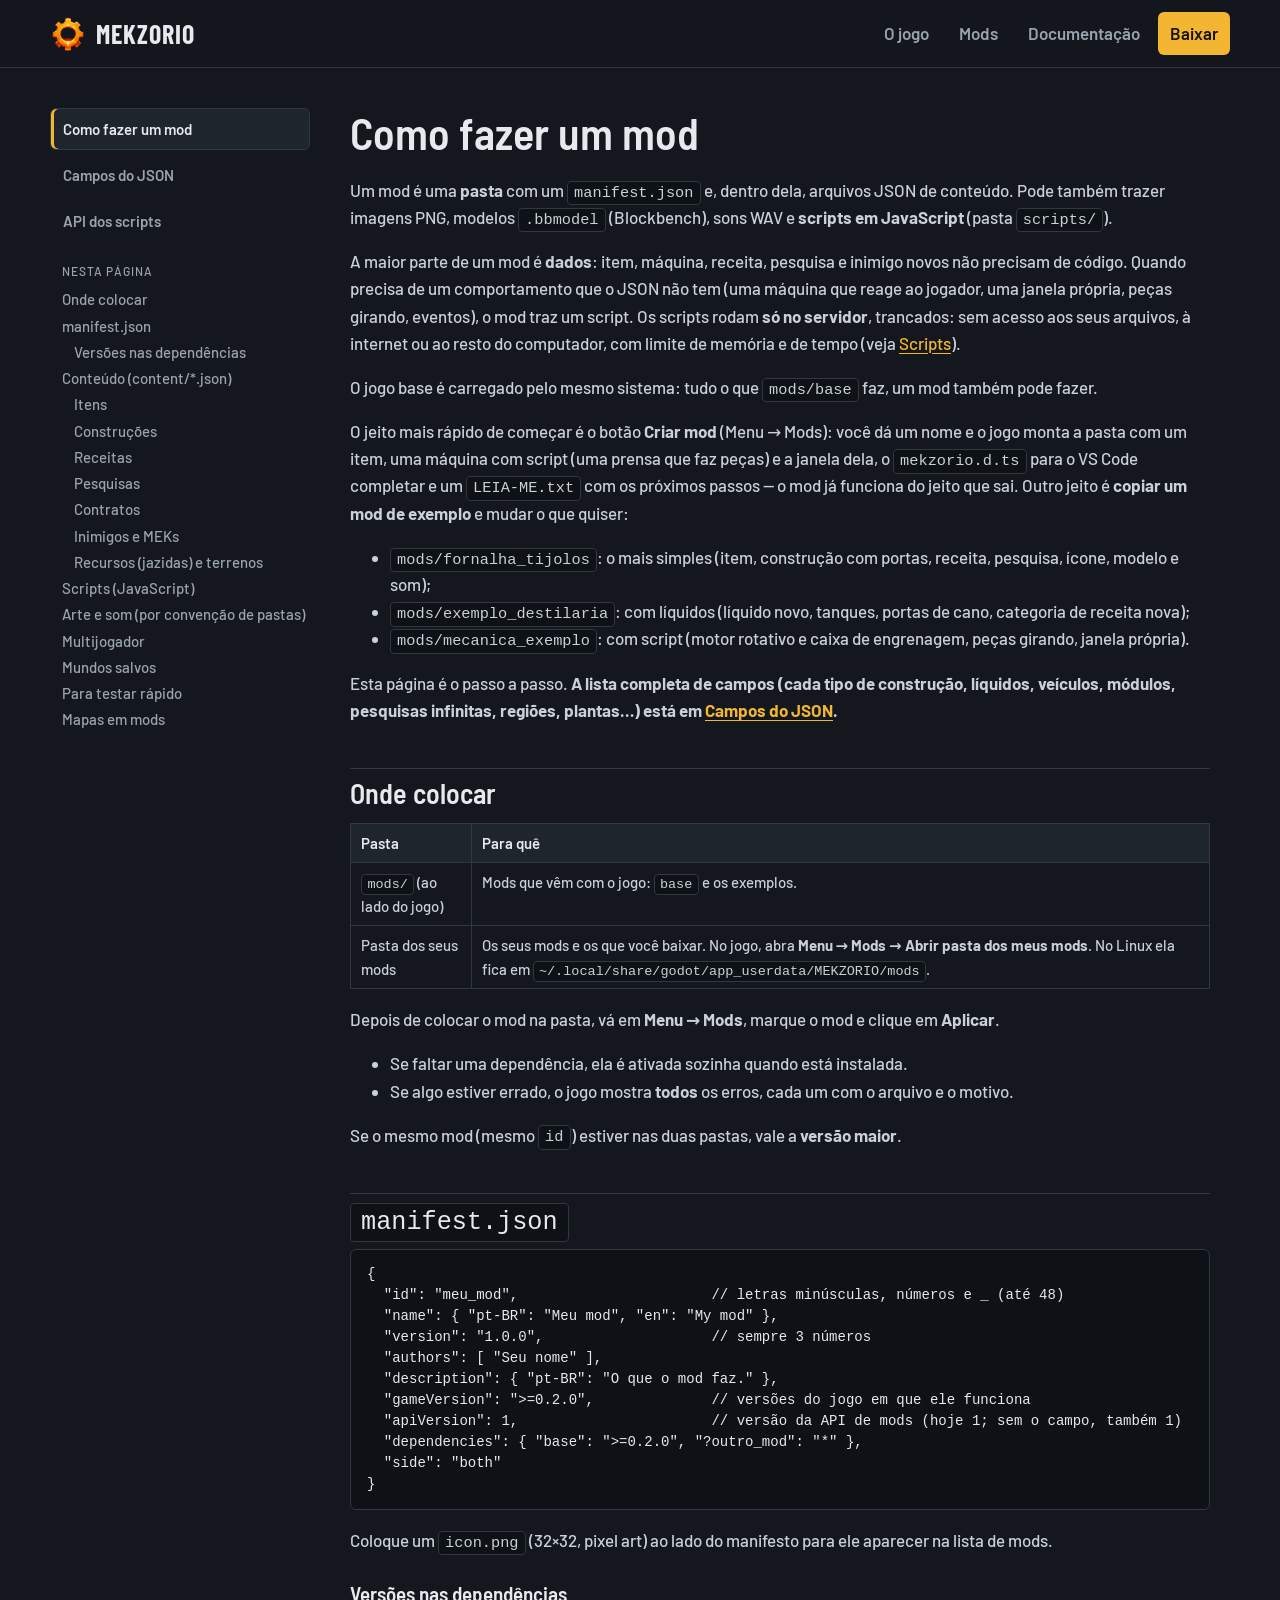
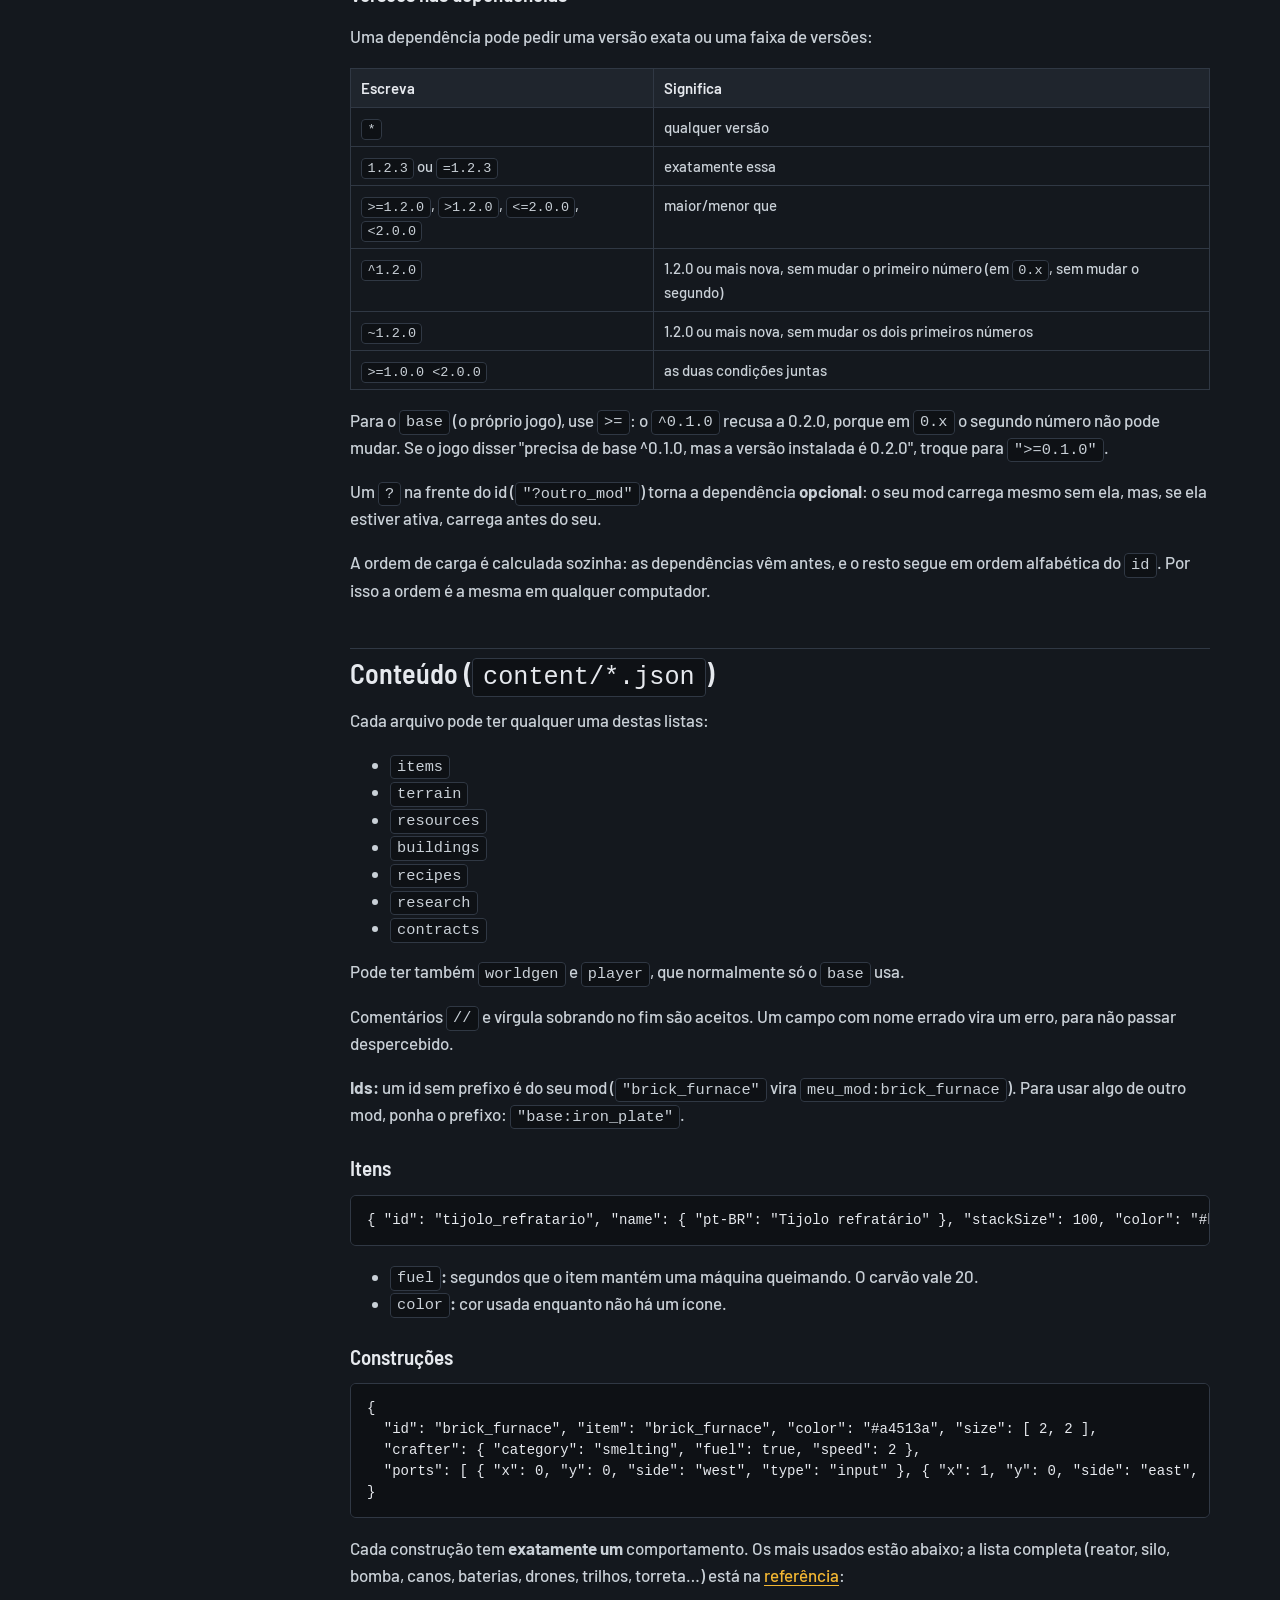
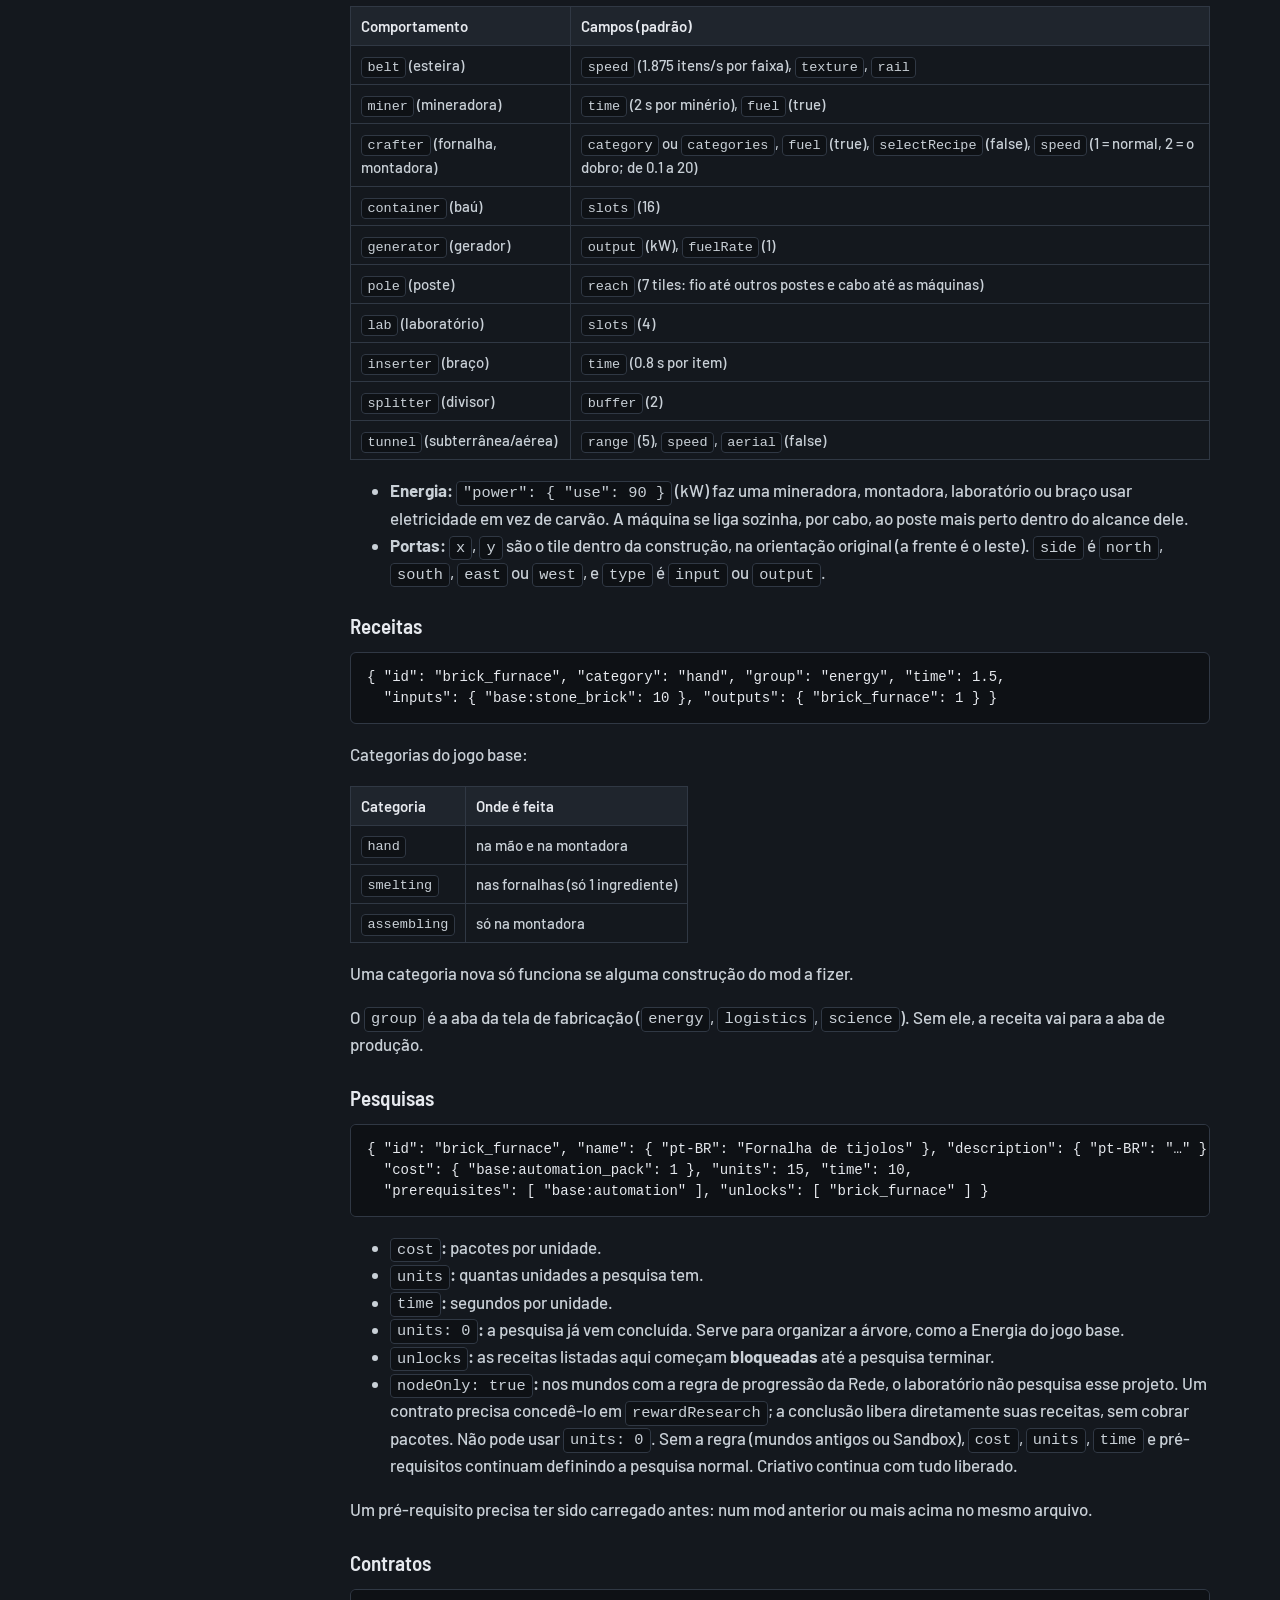
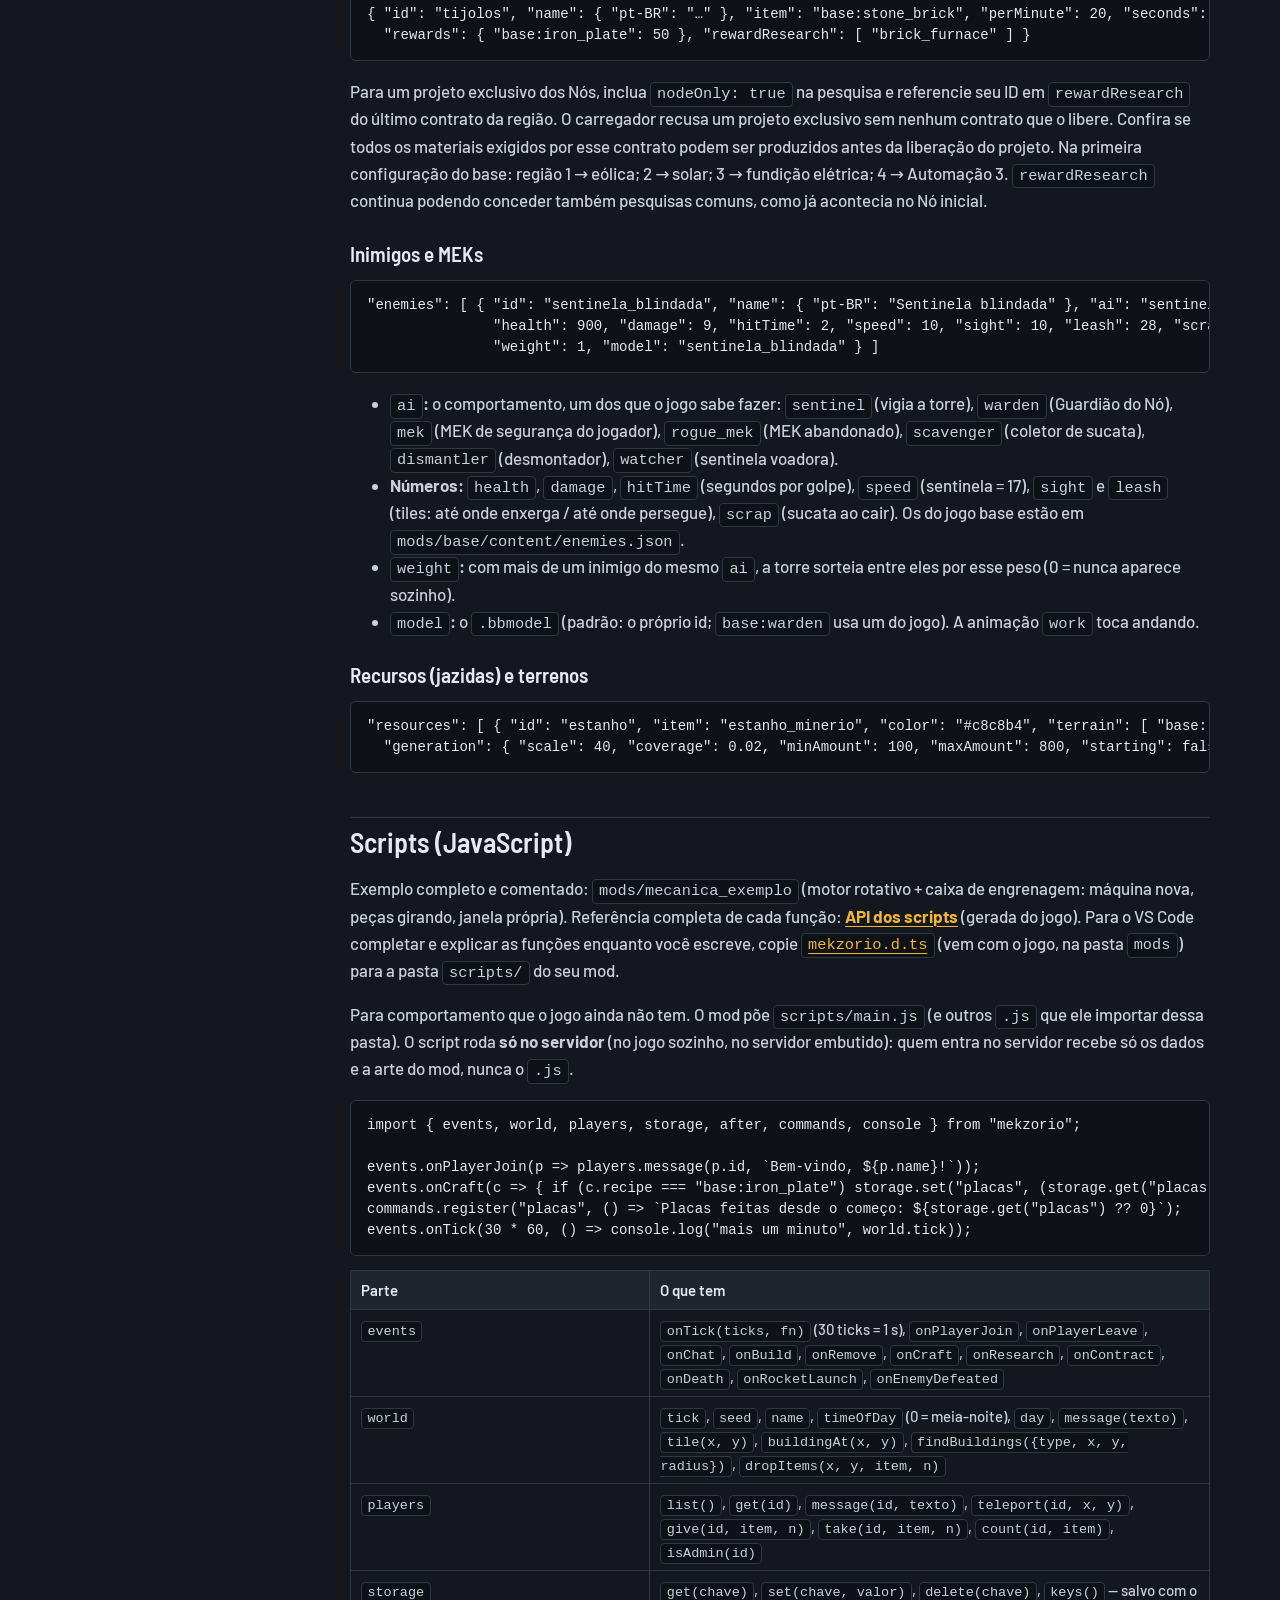
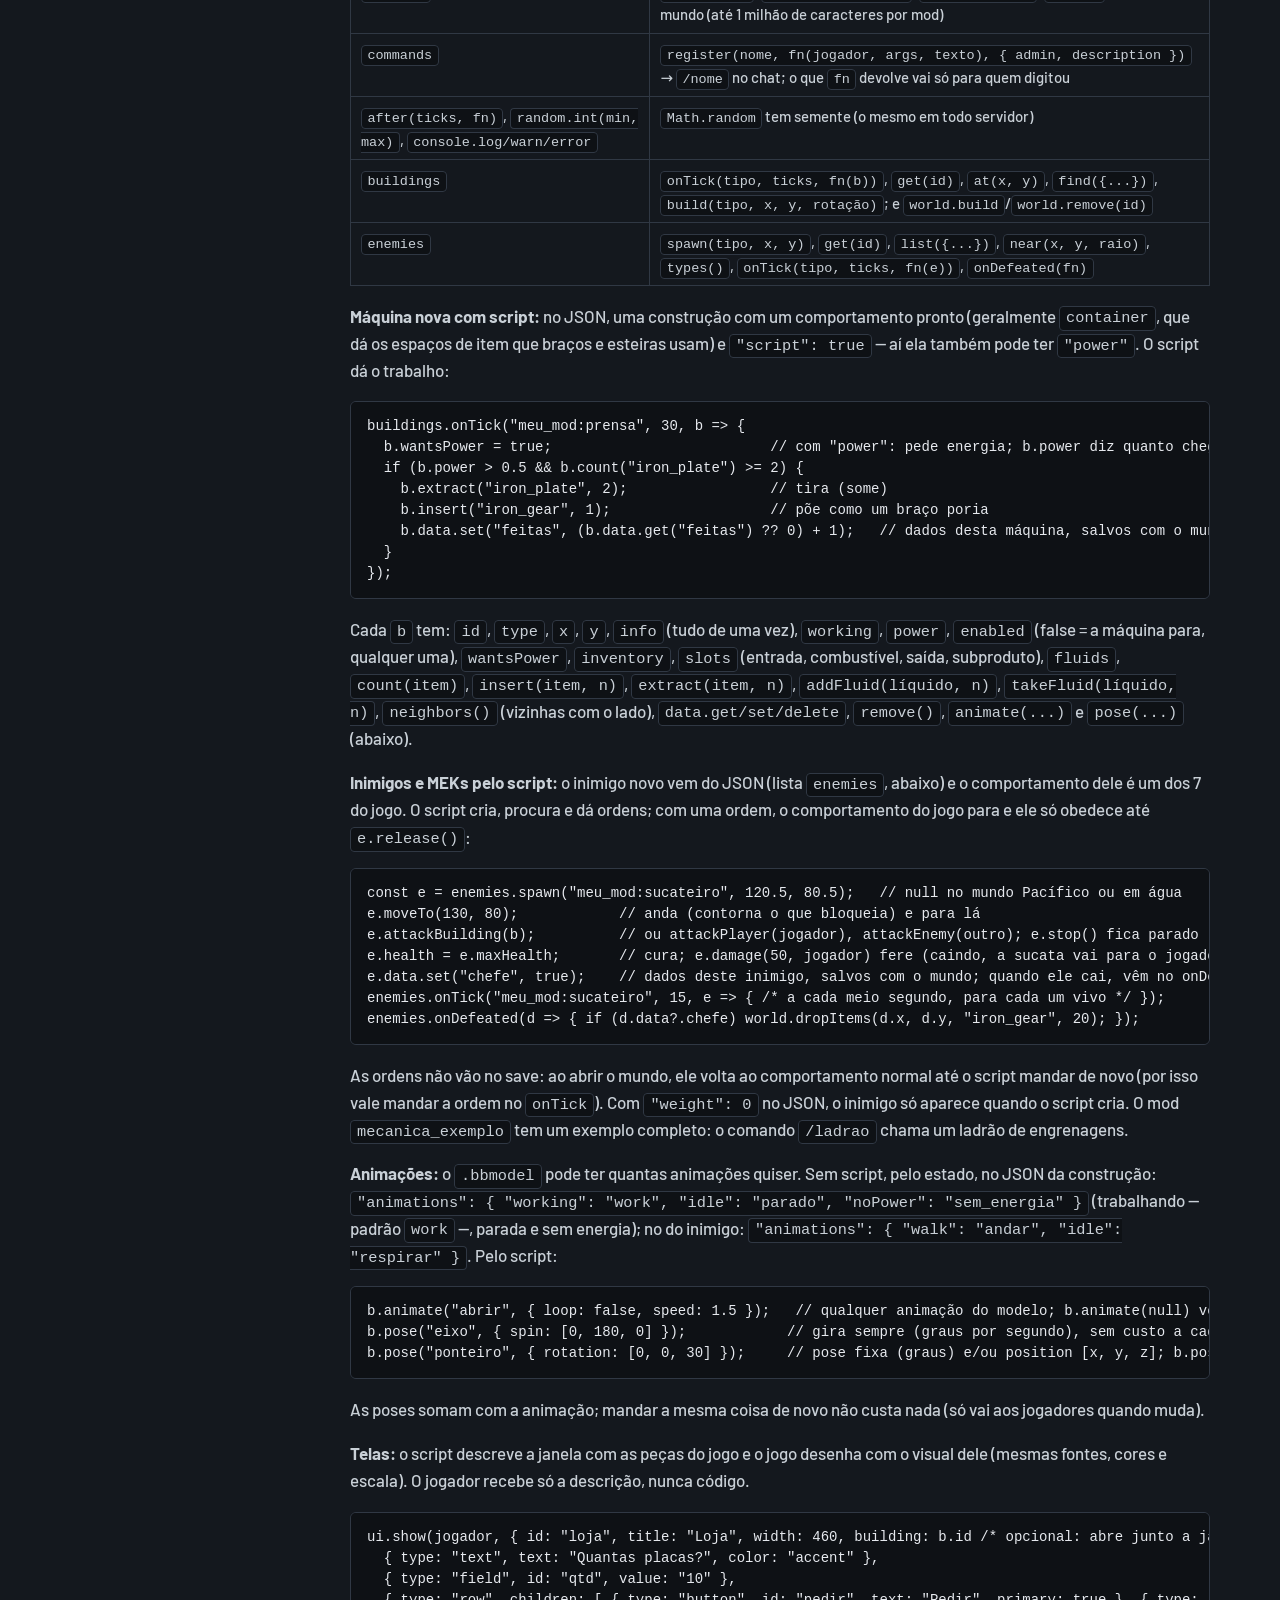
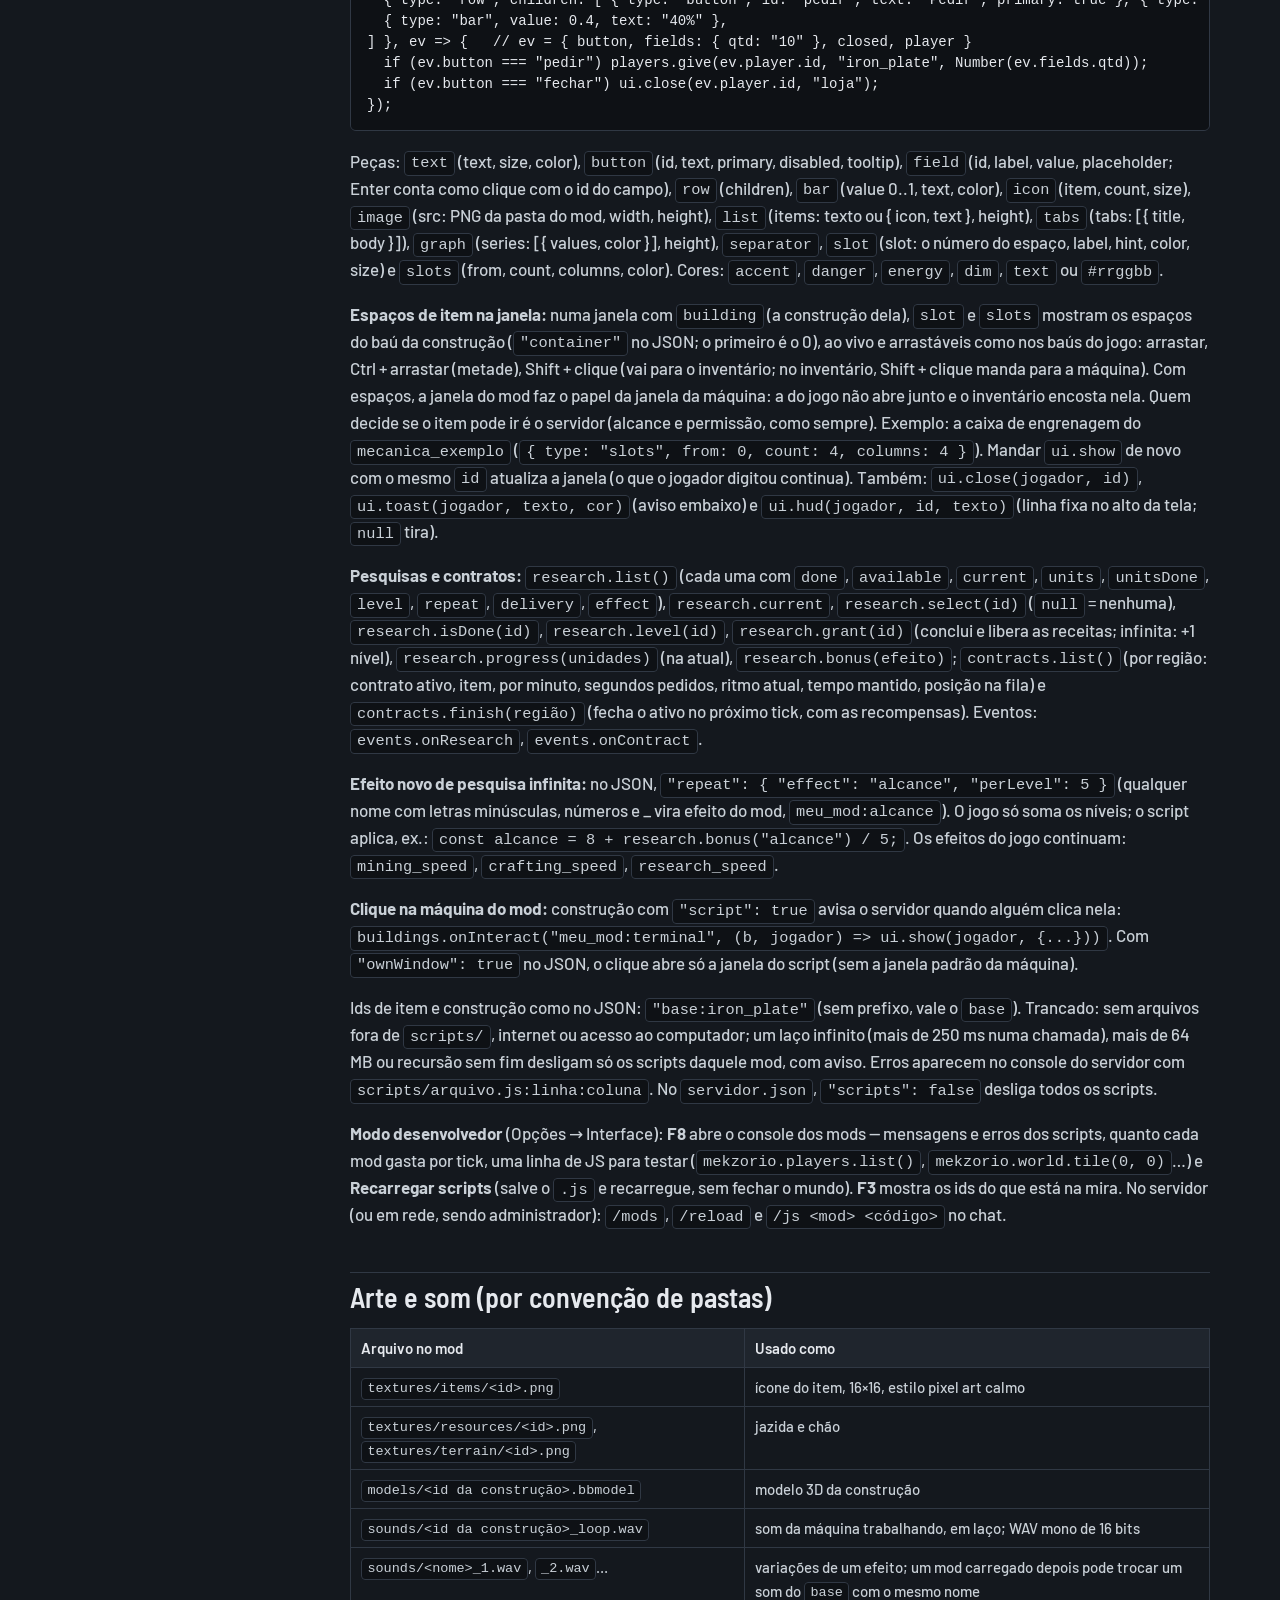
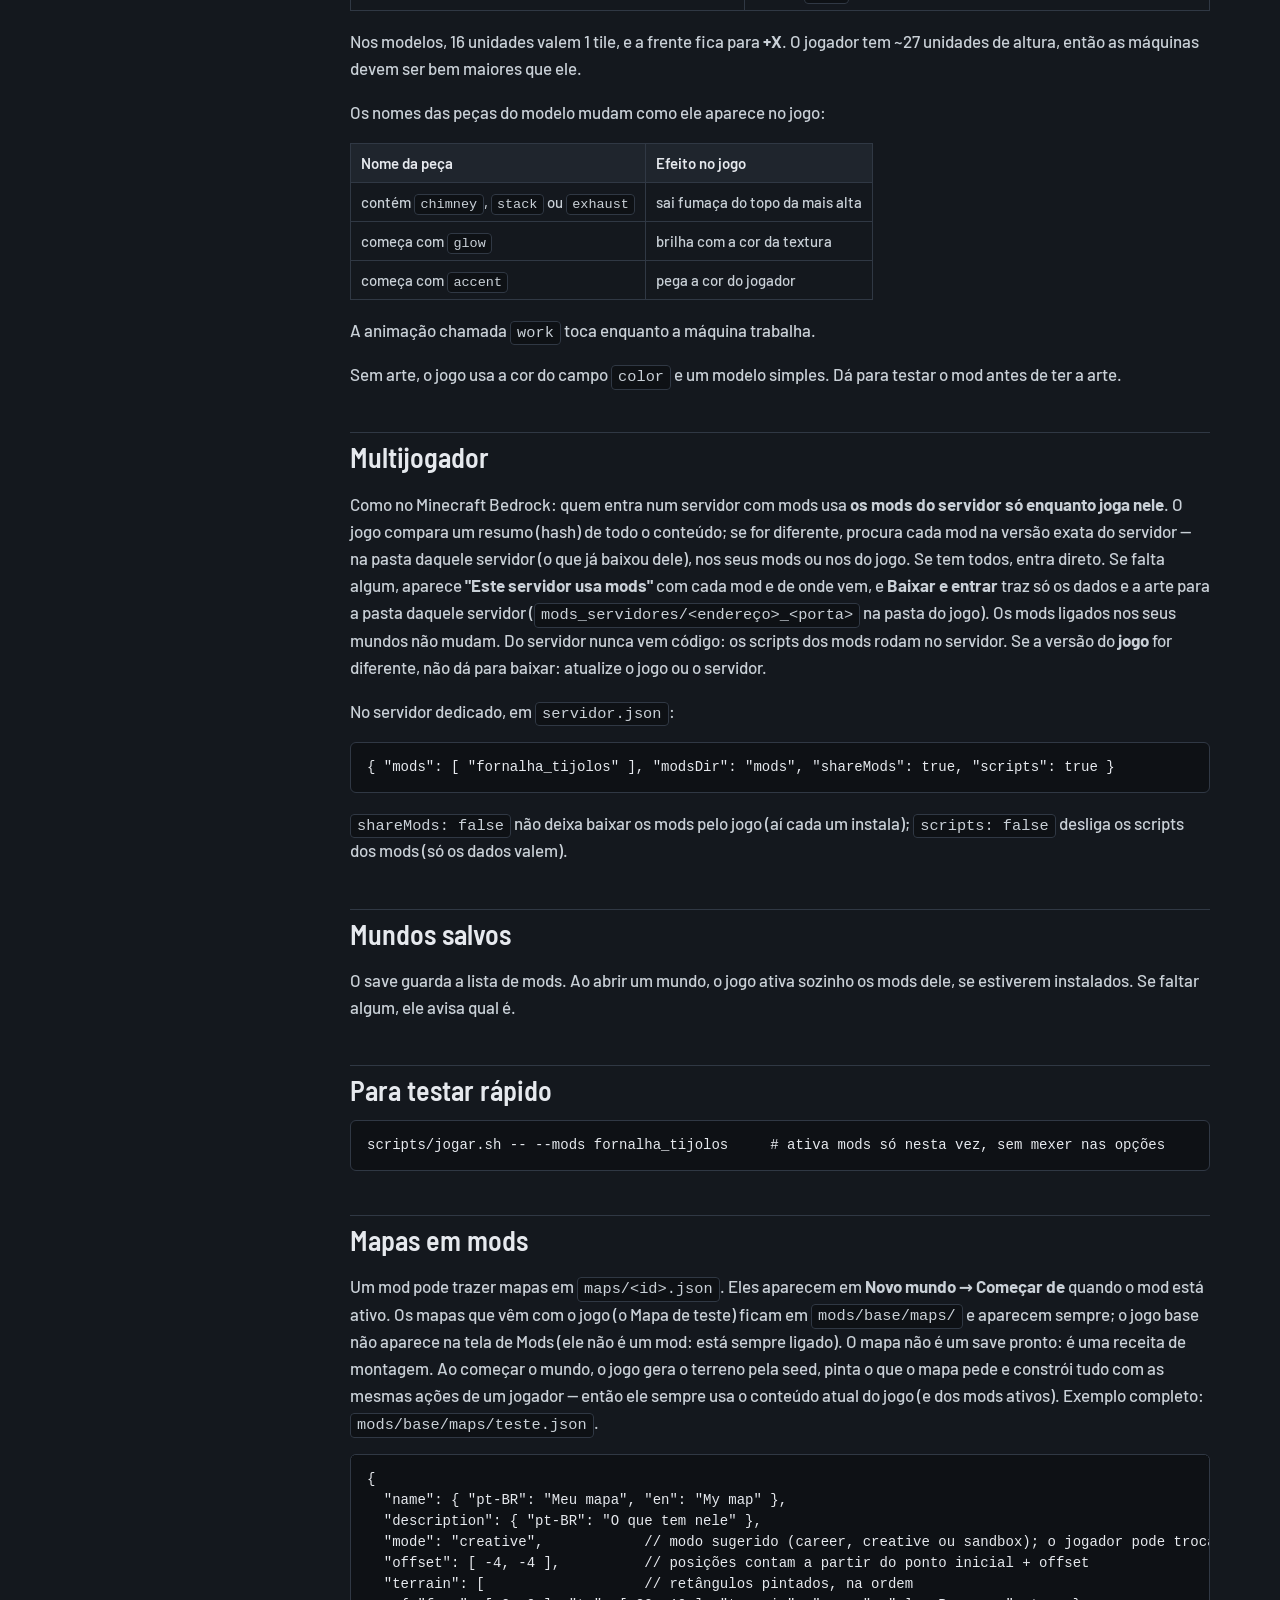
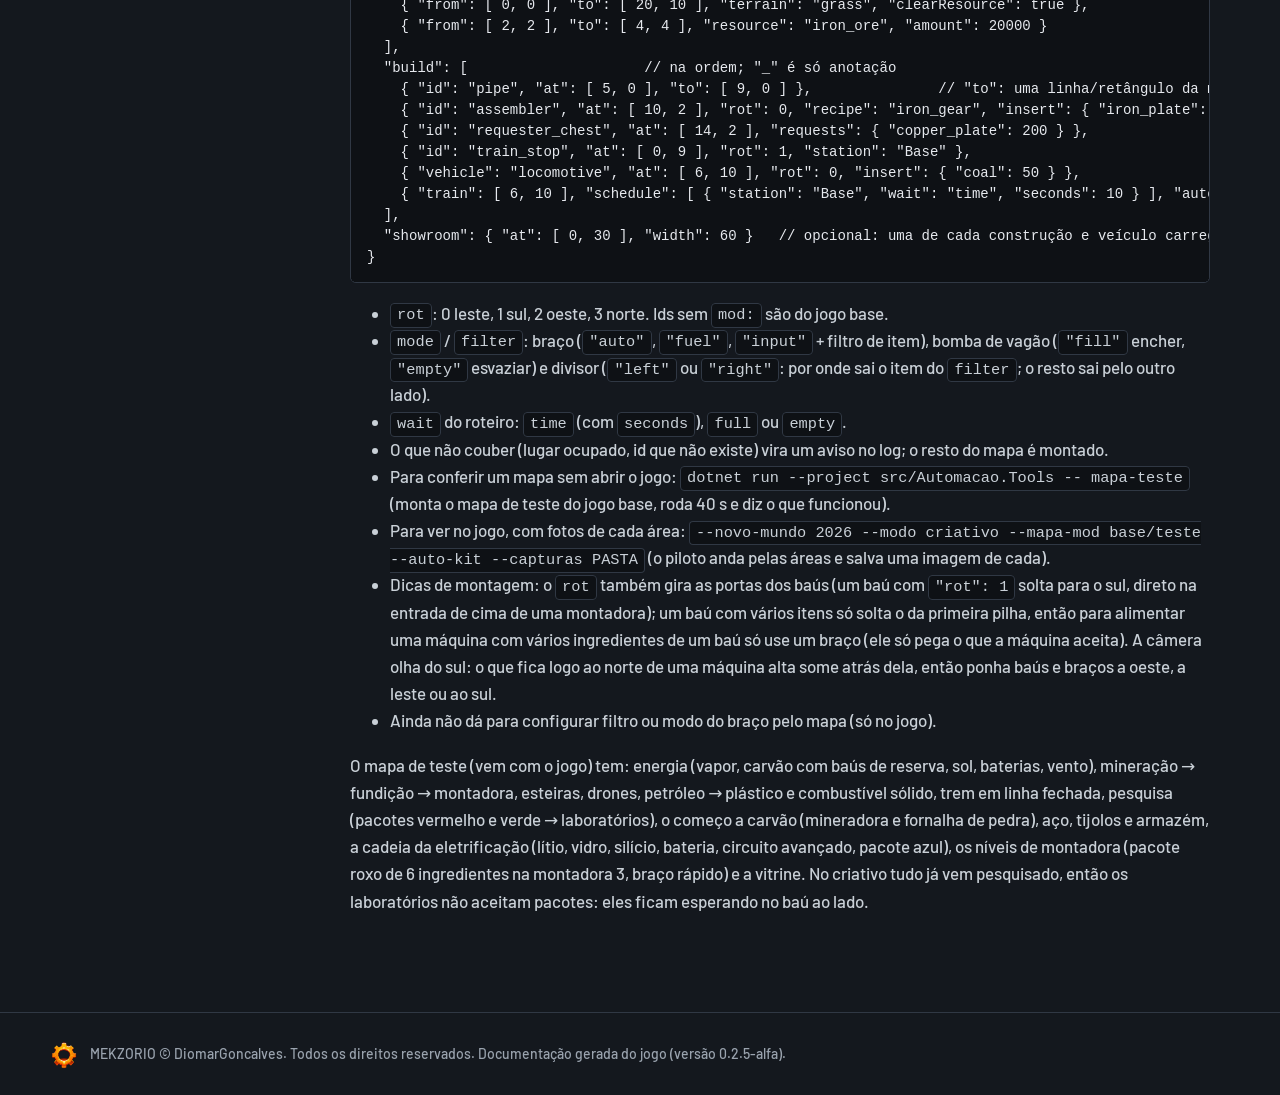
<file: documentacao/como-fazer-um-mod.html>
<!doctype html>
<html lang="pt-BR">
<head>
  <meta charset="utf-8">
  <meta name="viewport" content="width=device-width, initial-scale=1">
  <title>Como fazer um mod — MEKZORIO</title>
  <meta name="description" content="Do zero: pastas, manifesto, itens, máquinas, receitas, arte, som, scripts, multijogador e mapas.">
  <meta name="theme-color" content="#14181e">
  <link rel="icon" type="image/png" href="../imagens/favicon.png">
  <link rel="preconnect" href="https://fonts.googleapis.com">
  <link rel="preconnect" href="https://fonts.gstatic.com" crossorigin>
  <link href="https://fonts.googleapis.com/css2?family=Barlow:wght@400;500;600&family=Barlow+Condensed:wght@600;700&family=Barlow+Semi+Condensed:wght@600&display=swap" rel="stylesheet">
  <link rel="stylesheet" href="../estilo.css">
</head>
<body>
  <header class="topo">
    <a class="marca" href="../index.html" aria-label="MEKZORIO, início">
      <img src="../imagens/emblema.png" alt="" width="36" height="36">
      <span>MEKZORIO</span>
    </a>
    <button class="menu-botao" aria-expanded="false" aria-controls="menu" aria-label="Abrir menu">
      <span></span><span></span><span></span>
    </button>
    <nav id="menu" class="menu">
      <a href="../index.html">O jogo</a>
      <a href="../mods.html">Mods</a>
      <a href="index.html">Documentação</a>
      <a class="menu-baixar" href="../index.html#baixar">Baixar</a>
    </nav>
  </header>

  <main class="doc">
    <aside class="doc-lado">
      <nav class="doc-paginas"><a href="como-fazer-um-mod.html" aria-current="page">Como fazer um mod</a><a href="campos-do-json.html">Campos do JSON</a><a href="api-dos-scripts.html">API dos scripts</a></nav>
      <div class="doc-indice"><p>Nesta página</p><div class="toc">
<ul>
<li><a href="#onde-colocar">Onde colocar</a></li>
<li><a href="#manifestjson">manifest.json</a><ul>
<li><a href="#versoes-nas-dependencias">Versões nas dependências</a></li>
</ul>
</li>
<li><a href="#conteudo-contentjson">Conteúdo (content/*.json)</a><ul>
<li><a href="#itens">Itens</a></li>
<li><a href="#construcoes">Construções</a></li>
<li><a href="#receitas">Receitas</a></li>
<li><a href="#pesquisas">Pesquisas</a></li>
<li><a href="#contratos">Contratos</a></li>
<li><a href="#inimigos-e-meks">Inimigos e MEKs</a></li>
<li><a href="#recursos-jazidas-e-terrenos">Recursos (jazidas) e terrenos</a></li>
</ul>
</li>
<li><a href="#scripts-javascript">Scripts (JavaScript)</a></li>
<li><a href="#arte-e-som-por-convencao-de-pastas">Arte e som (por convenção de pastas)</a></li>
<li><a href="#multijogador">Multijogador</a></li>
<li><a href="#mundos-salvos">Mundos salvos</a></li>
<li><a href="#para-testar-rapido">Para testar rápido</a></li>
<li><a href="#mapas-em-mods">Mapas em mods</a></li>
</ul>
</div>
</div>
    </aside>
    <article class="doc-texto"><h1 id="como-fazer-um-mod">Como fazer um mod</h1>
<p>Um mod é uma <strong>pasta</strong> com um <code>manifest.json</code> e, dentro dela, arquivos JSON de conteúdo. Pode também trazer imagens PNG, modelos <code>.bbmodel</code> (Blockbench), sons WAV e <strong>scripts em JavaScript</strong> (pasta <code>scripts/</code>).</p>
<p>A maior parte de um mod é <strong>dados</strong>: item, máquina, receita, pesquisa e inimigo novos não precisam de código. Quando
precisa de um comportamento que o JSON não tem (uma máquina que reage ao jogador, uma janela própria, peças girando,
eventos), o mod traz um script. Os scripts rodam <strong>só no servidor</strong>, trancados: sem acesso aos seus arquivos, à
internet ou ao resto do computador, com limite de memória e de tempo (veja <a href="#scripts-javascript">Scripts</a>).</p>
<p>O jogo base é carregado pelo mesmo sistema: tudo o que <code>mods/base</code> faz, um mod também pode fazer.</p>
<p>O jeito mais rápido de começar é o botão <strong>Criar mod</strong> (Menu → Mods): você dá um nome e o jogo monta a pasta com um
item, uma máquina com script (uma prensa que faz peças) e a janela dela, o <code>mekzorio.d.ts</code> para o VS Code completar e um
<code>LEIA-ME.txt</code> com os próximos passos — o mod já funciona do jeito que sai. Outro jeito é <strong>copiar um mod de exemplo</strong> e
mudar o que quiser:</p>
<ul>
<li><code>mods/fornalha_tijolos</code>: o mais simples (item, construção com portas, receita, pesquisa, ícone, modelo e som);</li>
<li><code>mods/exemplo_destilaria</code>: com líquidos (líquido novo, tanques, portas de cano, categoria de receita nova);</li>
<li><code>mods/mecanica_exemplo</code>: com script (motor rotativo e caixa de engrenagem, peças girando, janela própria).</li>
</ul>
<p>Esta página é o passo a passo. <strong>A lista completa de campos (cada tipo de construção, líquidos, veículos, módulos,
pesquisas infinitas, regiões, plantas…) está em <a href="campos-do-json.html">Campos do JSON</a>.</strong></p>
<h2 id="onde-colocar">Onde colocar</h2>
<table>
<thead>
<tr>
<th>Pasta</th>
<th>Para quê</th>
</tr>
</thead>
<tbody>
<tr>
<td><code>mods/</code> (ao lado do jogo)</td>
<td>Mods que vêm com o jogo: <code>base</code> e os exemplos.</td>
</tr>
<tr>
<td>Pasta dos seus mods</td>
<td>Os seus mods e os que você baixar. No jogo, abra <strong>Menu → Mods → Abrir pasta dos meus mods</strong>. No Linux ela fica em <code>~/.local/share/godot/app_userdata/MEKZORIO/mods</code>.</td>
</tr>
</tbody>
</table>
<p>Depois de colocar o mod na pasta, vá em <strong>Menu → Mods</strong>, marque o mod e clique em <strong>Aplicar</strong>.</p>
<ul>
<li>Se faltar uma dependência, ela é ativada sozinha quando está instalada.</li>
<li>Se algo estiver errado, o jogo mostra <strong>todos</strong> os erros, cada um com o arquivo e o motivo.</li>
</ul>
<p>Se o mesmo mod (mesmo <code>id</code>) estiver nas duas pastas, vale a <strong>versão maior</strong>.</p>
<h2 id="manifestjson"><code>manifest.json</code></h2>
<pre><code class="language-jsonc">{
  &quot;id&quot;: &quot;meu_mod&quot;,                       // letras minúsculas, números e _ (até 48)
  &quot;name&quot;: { &quot;pt-BR&quot;: &quot;Meu mod&quot;, &quot;en&quot;: &quot;My mod&quot; },
  &quot;version&quot;: &quot;1.0.0&quot;,                    // sempre 3 números
  &quot;authors&quot;: [ &quot;Seu nome&quot; ],
  &quot;description&quot;: { &quot;pt-BR&quot;: &quot;O que o mod faz.&quot; },
  &quot;gameVersion&quot;: &quot;&gt;=0.2.0&quot;,              // versões do jogo em que ele funciona
  &quot;apiVersion&quot;: 1,                       // versão da API de mods (hoje 1; sem o campo, também 1)
  &quot;dependencies&quot;: { &quot;base&quot;: &quot;&gt;=0.2.0&quot;, &quot;?outro_mod&quot;: &quot;*&quot; },
  &quot;side&quot;: &quot;both&quot;
}
</code></pre>
<p>Coloque um <code>icon.png</code> (32×32, pixel art) ao lado do manifesto para ele aparecer na lista de mods.</p>
<h3 id="versoes-nas-dependencias">Versões nas dependências</h3>
<p>Uma dependência pode pedir uma versão exata ou uma faixa de versões:</p>
<table>
<thead>
<tr>
<th>Escreva</th>
<th>Significa</th>
</tr>
</thead>
<tbody>
<tr>
<td><code>*</code></td>
<td>qualquer versão</td>
</tr>
<tr>
<td><code>1.2.3</code> ou <code>=1.2.3</code></td>
<td>exatamente essa</td>
</tr>
<tr>
<td><code>&gt;=1.2.0</code>, <code>&gt;1.2.0</code>, <code>&lt;=2.0.0</code>, <code>&lt;2.0.0</code></td>
<td>maior/menor que</td>
</tr>
<tr>
<td><code>^1.2.0</code></td>
<td>1.2.0 ou mais nova, sem mudar o primeiro número (em <code>0.x</code>, sem mudar o segundo)</td>
</tr>
<tr>
<td><code>~1.2.0</code></td>
<td>1.2.0 ou mais nova, sem mudar os dois primeiros números</td>
</tr>
<tr>
<td><code>&gt;=1.0.0 &lt;2.0.0</code></td>
<td>as duas condições juntas</td>
</tr>
</tbody>
</table>
<p>Para o <code>base</code> (o próprio jogo), use <code>&gt;=</code>: o <code>^0.1.0</code> recusa a 0.2.0, porque em <code>0.x</code> o segundo número
não pode mudar. Se o jogo disser "precisa de base ^0.1.0, mas a versão instalada é 0.2.0", troque para <code>"&gt;=0.1.0"</code>.</p>
<p>Um <code>?</code> na frente do id (<code>"?outro_mod"</code>) torna a dependência <strong>opcional</strong>: o seu mod carrega mesmo sem ela, mas, se ela estiver ativa, carrega antes do seu.</p>
<p>A ordem de carga é calculada sozinha: as dependências vêm antes, e o resto segue em ordem alfabética do <code>id</code>. Por isso a ordem é a mesma em qualquer computador.</p>
<h2 id="conteudo-contentjson">Conteúdo (<code>content/*.json</code>)</h2>
<p>Cada arquivo pode ter qualquer uma destas listas:</p>
<ul>
<li><code>items</code></li>
<li><code>terrain</code></li>
<li><code>resources</code></li>
<li><code>buildings</code></li>
<li><code>recipes</code></li>
<li><code>research</code></li>
<li><code>contracts</code></li>
</ul>
<p>Pode ter também <code>worldgen</code> e <code>player</code>, que normalmente só o <code>base</code> usa.</p>
<p>Comentários <code>//</code> e vírgula sobrando no fim são aceitos. Um campo com nome errado vira um erro, para não passar despercebido.</p>
<p><strong>Ids:</strong> um id sem prefixo é do seu mod (<code>"brick_furnace"</code> vira <code>meu_mod:brick_furnace</code>). Para usar algo de outro mod, ponha o prefixo: <code>"base:iron_plate"</code>.</p>
<h3 id="itens">Itens</h3>
<pre><code class="language-jsonc">{ &quot;id&quot;: &quot;tijolo_refratario&quot;, &quot;name&quot;: { &quot;pt-BR&quot;: &quot;Tijolo refratário&quot; }, &quot;stackSize&quot;: 100, &quot;color&quot;: &quot;#b0563c&quot;, &quot;fuel&quot;: 0 }
</code></pre>
<ul>
<li><strong><code>fuel</code>:</strong> segundos que o item mantém uma máquina queimando. O carvão vale 20.</li>
<li><strong><code>color</code>:</strong> cor usada enquanto não há um ícone.</li>
</ul>
<h3 id="construcoes">Construções</h3>
<pre><code class="language-jsonc">{
  &quot;id&quot;: &quot;brick_furnace&quot;, &quot;item&quot;: &quot;brick_furnace&quot;, &quot;color&quot;: &quot;#a4513a&quot;, &quot;size&quot;: [ 2, 2 ],
  &quot;crafter&quot;: { &quot;category&quot;: &quot;smelting&quot;, &quot;fuel&quot;: true, &quot;speed&quot;: 2 },
  &quot;ports&quot;: [ { &quot;x&quot;: 0, &quot;y&quot;: 0, &quot;side&quot;: &quot;west&quot;, &quot;type&quot;: &quot;input&quot; }, { &quot;x&quot;: 1, &quot;y&quot;: 0, &quot;side&quot;: &quot;east&quot;, &quot;type&quot;: &quot;output&quot; } ]
}
</code></pre>
<p>Cada construção tem <strong>exatamente um</strong> comportamento. Os mais usados estão abaixo; a lista completa (reator, silo,
bomba, canos, baterias, drones, trilhos, torreta…) está na <a href="campos-do-json.html#construções-buildings">referência</a>:</p>
<table>
<thead>
<tr>
<th>Comportamento</th>
<th>Campos (padrão)</th>
</tr>
</thead>
<tbody>
<tr>
<td><code>belt</code> (esteira)</td>
<td><code>speed</code> (1.875 itens/s por faixa), <code>texture</code>, <code>rail</code></td>
</tr>
<tr>
<td><code>miner</code> (mineradora)</td>
<td><code>time</code> (2 s por minério), <code>fuel</code> (true)</td>
</tr>
<tr>
<td><code>crafter</code> (fornalha, montadora)</td>
<td><code>category</code> ou <code>categories</code>, <code>fuel</code> (true), <code>selectRecipe</code> (false), <code>speed</code> (1 = normal, 2 = o dobro; de 0.1 a 20)</td>
</tr>
<tr>
<td><code>container</code> (baú)</td>
<td><code>slots</code> (16)</td>
</tr>
<tr>
<td><code>generator</code> (gerador)</td>
<td><code>output</code> (kW), <code>fuelRate</code> (1)</td>
</tr>
<tr>
<td><code>pole</code> (poste)</td>
<td><code>reach</code> (7 tiles: fio até outros postes e cabo até as máquinas)</td>
</tr>
<tr>
<td><code>lab</code> (laboratório)</td>
<td><code>slots</code> (4)</td>
</tr>
<tr>
<td><code>inserter</code> (braço)</td>
<td><code>time</code> (0.8 s por item)</td>
</tr>
<tr>
<td><code>splitter</code> (divisor)</td>
<td><code>buffer</code> (2)</td>
</tr>
<tr>
<td><code>tunnel</code> (subterrânea/aérea)</td>
<td><code>range</code> (5), <code>speed</code>, <code>aerial</code> (false)</td>
</tr>
</tbody>
</table>
<ul>
<li><strong>Energia:</strong> <code>"power": { "use": 90 }</code> (kW) faz uma mineradora, montadora, laboratório ou braço usar eletricidade em vez de carvão. A máquina se liga sozinha, por cabo, ao poste mais perto dentro do alcance dele.</li>
<li><strong>Portas:</strong> <code>x</code>, <code>y</code> são o tile dentro da construção, na orientação original (a frente é o leste). <code>side</code> é <code>north</code>, <code>south</code>, <code>east</code> ou <code>west</code>, e <code>type</code> é <code>input</code> ou <code>output</code>.</li>
</ul>
<h3 id="receitas">Receitas</h3>
<pre><code class="language-jsonc">{ &quot;id&quot;: &quot;brick_furnace&quot;, &quot;category&quot;: &quot;hand&quot;, &quot;group&quot;: &quot;energy&quot;, &quot;time&quot;: 1.5,
  &quot;inputs&quot;: { &quot;base:stone_brick&quot;: 10 }, &quot;outputs&quot;: { &quot;brick_furnace&quot;: 1 } }
</code></pre>
<p>Categorias do jogo base:</p>
<table>
<thead>
<tr>
<th>Categoria</th>
<th>Onde é feita</th>
</tr>
</thead>
<tbody>
<tr>
<td><code>hand</code></td>
<td>na mão e na montadora</td>
</tr>
<tr>
<td><code>smelting</code></td>
<td>nas fornalhas (só 1 ingrediente)</td>
</tr>
<tr>
<td><code>assembling</code></td>
<td>só na montadora</td>
</tr>
</tbody>
</table>
<p>Uma categoria nova só funciona se alguma construção do mod a fizer.</p>
<p>O <code>group</code> é a aba da tela de fabricação (<code>energy</code>, <code>logistics</code>, <code>science</code>). Sem ele, a receita vai para a aba de produção.</p>
<h3 id="pesquisas">Pesquisas</h3>
<pre><code class="language-jsonc">{ &quot;id&quot;: &quot;brick_furnace&quot;, &quot;name&quot;: { &quot;pt-BR&quot;: &quot;Fornalha de tijolos&quot; }, &quot;description&quot;: { &quot;pt-BR&quot;: &quot;…&quot; },
  &quot;cost&quot;: { &quot;base:automation_pack&quot;: 1 }, &quot;units&quot;: 15, &quot;time&quot;: 10,
  &quot;prerequisites&quot;: [ &quot;base:automation&quot; ], &quot;unlocks&quot;: [ &quot;brick_furnace&quot; ] }
</code></pre>
<ul>
<li><strong><code>cost</code>:</strong> pacotes por unidade.</li>
<li><strong><code>units</code>:</strong> quantas unidades a pesquisa tem.</li>
<li><strong><code>time</code>:</strong> segundos por unidade.</li>
<li><strong><code>units: 0</code>:</strong> a pesquisa já vem concluída. Serve para organizar a árvore, como a Energia do jogo base.</li>
<li><strong><code>unlocks</code>:</strong> as receitas listadas aqui começam <strong>bloqueadas</strong> até a pesquisa terminar.</li>
<li><strong><code>nodeOnly: true</code>:</strong> nos mundos com a regra de progressão da Rede, o laboratório não pesquisa esse projeto.
  Um contrato precisa concedê-lo em <code>rewardResearch</code>; a conclusão libera diretamente suas receitas, sem cobrar pacotes.
  Não pode usar <code>units: 0</code>. Sem a regra (mundos antigos ou Sandbox), <code>cost</code>, <code>units</code>, <code>time</code> e pré-requisitos
  continuam definindo a pesquisa normal. Criativo continua com tudo liberado.</li>
</ul>
<p>Um pré-requisito precisa ter sido carregado antes: num mod anterior ou mais acima no mesmo arquivo.</p>
<h3 id="contratos">Contratos</h3>
<pre><code class="language-jsonc">{ &quot;id&quot;: &quot;tijolos&quot;, &quot;name&quot;: { &quot;pt-BR&quot;: &quot;…&quot; }, &quot;item&quot;: &quot;base:stone_brick&quot;, &quot;perMinute&quot;: 20, &quot;seconds&quot;: 120,
  &quot;rewards&quot;: { &quot;base:iron_plate&quot;: 50 }, &quot;rewardResearch&quot;: [ &quot;brick_furnace&quot; ] }
</code></pre>
<p>Para um projeto exclusivo dos Nós, inclua <code>nodeOnly: true</code> na pesquisa e referencie seu ID em <code>rewardResearch</code>
do último contrato da região. O carregador recusa um projeto exclusivo sem nenhum contrato que o libere.
Confira se todos os materiais exigidos por esse contrato podem ser produzidos antes da liberação do projeto.
Na primeira configuração do base: região 1 → eólica; 2 → solar; 3 → fundição elétrica; 4 → Automação 3.
<code>rewardResearch</code> continua podendo conceder também pesquisas comuns, como já acontecia no Nó inicial.</p>
<h3 id="inimigos-e-meks">Inimigos e MEKs</h3>
<pre><code class="language-jsonc">&quot;enemies&quot;: [ { &quot;id&quot;: &quot;sentinela_blindada&quot;, &quot;name&quot;: { &quot;pt-BR&quot;: &quot;Sentinela blindada&quot; }, &quot;ai&quot;: &quot;sentinel&quot;,
               &quot;health&quot;: 900, &quot;damage&quot;: 9, &quot;hitTime&quot;: 2, &quot;speed&quot;: 10, &quot;sight&quot;: 10, &quot;leash&quot;: 28, &quot;scrap&quot;: 4,
               &quot;weight&quot;: 1, &quot;model&quot;: &quot;sentinela_blindada&quot; } ]
</code></pre>
<ul>
<li><strong><code>ai</code>:</strong> o comportamento, um dos que o jogo sabe fazer: <code>sentinel</code> (vigia a torre), <code>warden</code> (Guardião do Nó),
  <code>mek</code> (MEK de segurança do jogador), <code>rogue_mek</code> (MEK abandonado), <code>scavenger</code> (coletor de sucata), <code>dismantler</code>
  (desmontador), <code>watcher</code> (sentinela voadora).</li>
<li><strong>Números:</strong> <code>health</code>, <code>damage</code>, <code>hitTime</code> (segundos por golpe), <code>speed</code> (sentinela = 17), <code>sight</code> e <code>leash</code> (tiles:
  até onde enxerga / até onde persegue), <code>scrap</code> (sucata ao cair). Os do jogo base estão em <code>mods/base/content/enemies.json</code>.</li>
<li><strong><code>weight</code>:</strong> com mais de um inimigo do mesmo <code>ai</code>, a torre sorteia entre eles por esse peso (0 = nunca aparece sozinho).</li>
<li><strong><code>model</code>:</strong> o <code>.bbmodel</code> (padrão: o próprio id; <code>base:warden</code> usa um do jogo). A animação <code>work</code> toca andando.</li>
</ul>
<h3 id="recursos-jazidas-e-terrenos">Recursos (jazidas) e terrenos</h3>
<pre><code class="language-jsonc">&quot;resources&quot;: [ { &quot;id&quot;: &quot;estanho&quot;, &quot;item&quot;: &quot;estanho_minerio&quot;, &quot;color&quot;: &quot;#c8c8b4&quot;, &quot;terrain&quot;: [ &quot;base:rocky&quot; ],
  &quot;generation&quot;: { &quot;scale&quot;: 40, &quot;coverage&quot;: 0.02, &quot;minAmount&quot;: 100, &quot;maxAmount&quot;: 800, &quot;starting&quot;: false } } ]
</code></pre>
<h2 id="scripts-javascript">Scripts (JavaScript)</h2>
<p>Exemplo completo e comentado: <strong><code>mods/mecanica_exemplo</code></strong> (motor rotativo + caixa de engrenagem: máquina nova,
peças girando, janela própria). Referência completa de cada função: <strong><a href="api-dos-scripts.html">API dos scripts</a></strong> (gerada do jogo). Para o VS Code completar e explicar as
funções enquanto você escreve, copie <a href="mekzorio.d.ts"><code>mekzorio.d.ts</code></a> (vem com o jogo, na pasta <code>mods</code>) para a pasta <code>scripts/</code> do
seu mod.</p>
<p>Para comportamento que o jogo ainda não tem. O mod põe <code>scripts/main.js</code> (e outros <code>.js</code> que ele importar dessa
pasta). O script roda <strong>só no servidor</strong> (no jogo sozinho, no servidor embutido): quem entra no servidor recebe só os
dados e a arte do mod, nunca o <code>.js</code>.</p>
<pre><code class="language-js">import { events, world, players, storage, after, commands, console } from &quot;mekzorio&quot;;

events.onPlayerJoin(p =&gt; players.message(p.id, `Bem-vindo, ${p.name}!`));
events.onCraft(c =&gt; { if (c.recipe === &quot;base:iron_plate&quot;) storage.set(&quot;placas&quot;, (storage.get(&quot;placas&quot;) ?? 0) + 1); });
commands.register(&quot;placas&quot;, () =&gt; `Placas feitas desde o começo: ${storage.get(&quot;placas&quot;) ?? 0}`);
events.onTick(30 * 60, () =&gt; console.log(&quot;mais um minuto&quot;, world.tick));
</code></pre>
<table>
<thead>
<tr>
<th>Parte</th>
<th>O que tem</th>
</tr>
</thead>
<tbody>
<tr>
<td><code>events</code></td>
<td><code>onTick(ticks, fn)</code> (30 ticks = 1 s), <code>onPlayerJoin</code>, <code>onPlayerLeave</code>, <code>onChat</code>, <code>onBuild</code>, <code>onRemove</code>, <code>onCraft</code>, <code>onResearch</code>, <code>onContract</code>, <code>onDeath</code>, <code>onRocketLaunch</code>, <code>onEnemyDefeated</code></td>
</tr>
<tr>
<td><code>world</code></td>
<td><code>tick</code>, <code>seed</code>, <code>name</code>, <code>timeOfDay</code> (0 = meia-noite), <code>day</code>, <code>message(texto)</code>, <code>tile(x, y)</code>, <code>buildingAt(x, y)</code>, <code>findBuildings({type, x, y, radius})</code>, <code>dropItems(x, y, item, n)</code></td>
</tr>
<tr>
<td><code>players</code></td>
<td><code>list()</code>, <code>get(id)</code>, <code>message(id, texto)</code>, <code>teleport(id, x, y)</code>, <code>give(id, item, n)</code>, <code>take(id, item, n)</code>, <code>count(id, item)</code>, <code>isAdmin(id)</code></td>
</tr>
<tr>
<td><code>storage</code></td>
<td><code>get(chave)</code>, <code>set(chave, valor)</code>, <code>delete(chave)</code>, <code>keys()</code> — salvo com o mundo (até 1 milhão de caracteres por mod)</td>
</tr>
<tr>
<td><code>commands</code></td>
<td><code>register(nome, fn(jogador, args, texto), { admin, description })</code> → <code>/nome</code> no chat; o que <code>fn</code> devolve vai só para quem digitou</td>
</tr>
<tr>
<td><code>after(ticks, fn)</code>, <code>random.int(min, max)</code>, <code>console.log/warn/error</code></td>
<td><code>Math.random</code> tem semente (o mesmo em todo servidor)</td>
</tr>
<tr>
<td><code>buildings</code></td>
<td><code>onTick(tipo, ticks, fn(b))</code>, <code>get(id)</code>, <code>at(x, y)</code>, <code>find({...})</code>, <code>build(tipo, x, y, rotação)</code>; e <code>world.build</code>/<code>world.remove(id)</code></td>
</tr>
<tr>
<td><code>enemies</code></td>
<td><code>spawn(tipo, x, y)</code>, <code>get(id)</code>, <code>list({...})</code>, <code>near(x, y, raio)</code>, <code>types()</code>, <code>onTick(tipo, ticks, fn(e))</code>, <code>onDefeated(fn)</code></td>
</tr>
</tbody>
</table>
<p><strong>Máquina nova com script:</strong> no JSON, uma construção com um comportamento pronto (geralmente <code>container</code>, que dá os
espaços de item que braços e esteiras usam) e <code>"script": true</code> — aí ela também pode ter <code>"power"</code>. O script dá o
trabalho:</p>
<pre><code class="language-js">buildings.onTick(&quot;meu_mod:prensa&quot;, 30, b =&gt; {
  b.wantsPower = true;                          // com &quot;power&quot;: pede energia; b.power diz quanto chegou (0..1)
  if (b.power &gt; 0.5 &amp;&amp; b.count(&quot;iron_plate&quot;) &gt;= 2) {
    b.extract(&quot;iron_plate&quot;, 2);                 // tira (some)
    b.insert(&quot;iron_gear&quot;, 1);                   // põe como um braço poria
    b.data.set(&quot;feitas&quot;, (b.data.get(&quot;feitas&quot;) ?? 0) + 1);   // dados desta máquina, salvos com o mundo
  }
});
</code></pre>
<p>Cada <code>b</code> tem: <code>id</code>, <code>type</code>, <code>x</code>, <code>y</code>, <code>info</code> (tudo de uma vez), <code>working</code>, <code>power</code>, <code>enabled</code> (false = a máquina para,
qualquer uma), <code>wantsPower</code>, <code>inventory</code>, <code>slots</code> (entrada, combustível, saída, subproduto), <code>fluids</code>, <code>count(item)</code>,
<code>insert(item, n)</code>, <code>extract(item, n)</code>, <code>addFluid(líquido, n)</code>, <code>takeFluid(líquido, n)</code>, <code>neighbors()</code> (vizinhas com o
lado), <code>data.get/set/delete</code>, <code>remove()</code>, <code>animate(...)</code> e <code>pose(...)</code> (abaixo).</p>
<p><strong>Inimigos e MEKs pelo script:</strong> o inimigo novo vem do JSON (lista <code>enemies</code>, abaixo) e o comportamento dele é um dos
7 do jogo. O script cria, procura e dá ordens; com uma ordem, o comportamento do jogo para e ele só obedece até
<code>e.release()</code>:</p>
<pre><code class="language-js">const e = enemies.spawn(&quot;meu_mod:sucateiro&quot;, 120.5, 80.5);   // null no mundo Pacífico ou em água
e.moveTo(130, 80);            // anda (contorna o que bloqueia) e para lá
e.attackBuilding(b);          // ou attackPlayer(jogador), attackEnemy(outro); e.stop() fica parado
e.health = e.maxHealth;       // cura; e.damage(50, jogador) fere (caindo, a sucata vai para o jogador)
e.data.set(&quot;chefe&quot;, true);    // dados deste inimigo, salvos com o mundo; quando ele cai, vêm no onDefeated
enemies.onTick(&quot;meu_mod:sucateiro&quot;, 15, e =&gt; { /* a cada meio segundo, para cada um vivo */ });
enemies.onDefeated(d =&gt; { if (d.data?.chefe) world.dropItems(d.x, d.y, &quot;iron_gear&quot;, 20); });
</code></pre>
<p>As ordens não vão no save: ao abrir o mundo, ele volta ao comportamento normal até o script mandar de novo (por isso
vale mandar a ordem no <code>onTick</code>). Com <code>"weight": 0</code> no JSON, o inimigo só aparece quando o script cria. O mod
<code>mecanica_exemplo</code> tem um exemplo completo: o comando <code>/ladrao</code> chama um ladrão de engrenagens.</p>
<p><strong>Animações:</strong> o <code>.bbmodel</code> pode ter quantas animações quiser. Sem script, pelo estado, no JSON da construção:
<code>"animations": { "working": "work", "idle": "parado", "noPower": "sem_energia" }</code> (trabalhando — padrão <code>work</code> —,
parada e sem energia); no do inimigo: <code>"animations": { "walk": "andar", "idle": "respirar" }</code>. Pelo script:</p>
<pre><code class="language-js">b.animate(&quot;abrir&quot;, { loop: false, speed: 1.5 });   // qualquer animação do modelo; b.animate(null) volta à do estado
b.pose(&quot;eixo&quot;, { spin: [0, 180, 0] });            // gira sempre (graus por segundo), sem custo a cada tick
b.pose(&quot;ponteiro&quot;, { rotation: [0, 0, 30] });     // pose fixa (graus) e/ou position [x, y, z]; b.pose(&quot;eixo&quot;, null) tira
</code></pre>
<p>As poses somam com a animação; mandar a mesma coisa de novo não custa nada (só vai aos jogadores quando muda).</p>
<p><strong>Telas:</strong> o script descreve a janela com as peças do jogo e o jogo desenha com o visual dele (mesmas fontes, cores e
escala). O jogador recebe só a descrição, nunca código.</p>
<pre><code class="language-js">ui.show(jogador, { id: &quot;loja&quot;, title: &quot;Loja&quot;, width: 460, building: b.id /* opcional: abre junto a janela da máquina */, body: [
  { type: &quot;text&quot;, text: &quot;Quantas placas?&quot;, color: &quot;accent&quot; },
  { type: &quot;field&quot;, id: &quot;qtd&quot;, value: &quot;10&quot; },
  { type: &quot;row&quot;, children: [ { type: &quot;button&quot;, id: &quot;pedir&quot;, text: &quot;Pedir&quot;, primary: true }, { type: &quot;button&quot;, id: &quot;fechar&quot;, text: &quot;Fechar&quot; } ] },
  { type: &quot;bar&quot;, value: 0.4, text: &quot;40%&quot; },
] }, ev =&gt; {   // ev = { button, fields: { qtd: &quot;10&quot; }, closed, player }
  if (ev.button === &quot;pedir&quot;) players.give(ev.player.id, &quot;iron_plate&quot;, Number(ev.fields.qtd));
  if (ev.button === &quot;fechar&quot;) ui.close(ev.player.id, &quot;loja&quot;);
});
</code></pre>
<p>Peças: <code>text</code> (text, size, color), <code>button</code> (id, text, primary, disabled, tooltip), <code>field</code> (id, label, value,
placeholder; Enter conta como clique com o id do campo), <code>row</code> (children), <code>bar</code> (value 0..1, text, color), <code>icon</code> (item,
count, size), <code>image</code> (src: PNG da pasta do mod, width, height), <code>list</code> (items: texto ou { icon, text }, height), <code>tabs</code>
(tabs: [{ title, body }]), <code>graph</code> (series: [{ values, color }], height), <code>separator</code>, <code>slot</code> (slot: o número do
espaço, label, hint, color, size) e <code>slots</code> (from, count, columns, color). Cores: <code>accent</code>, <code>danger</code>,
<code>energy</code>, <code>dim</code>, <code>text</code> ou <code>#rrggbb</code>.</p>
<p><strong>Espaços de item na janela:</strong> numa janela com <code>building</code> (a construção dela), <code>slot</code> e <code>slots</code> mostram os espaços do
baú da construção (<code>"container"</code> no JSON; o primeiro é o 0), ao vivo e arrastáveis como nos baús do jogo: arrastar,
Ctrl + arrastar (metade), Shift + clique (vai para o inventário; no inventário, Shift + clique manda para a máquina).
Com espaços, a janela do mod faz o papel da janela da máquina: a do jogo não abre junto e o inventário encosta nela.
Quem decide se o item pode ir é o servidor (alcance e permissão, como sempre). Exemplo: a caixa de engrenagem do
<code>mecanica_exemplo</code> (<code>{ type: "slots", from: 0, count: 4, columns: 4 }</code>). Mandar <code>ui.show</code> de novo com o mesmo <code>id</code> atualiza a janela (o que o jogador
digitou continua). Também: <code>ui.close(jogador, id)</code>, <code>ui.toast(jogador, texto, cor)</code> (aviso embaixo) e
<code>ui.hud(jogador, id, texto)</code> (linha fixa no alto da tela; <code>null</code> tira).</p>
<p><strong>Pesquisas e contratos:</strong> <code>research.list()</code> (cada uma com <code>done</code>, <code>available</code>, <code>current</code>, <code>units</code>, <code>unitsDone</code>,
<code>level</code>, <code>repeat</code>, <code>delivery</code>, <code>effect</code>), <code>research.current</code>, <code>research.select(id)</code> (<code>null</code> = nenhuma),
<code>research.isDone(id)</code>, <code>research.level(id)</code>, <code>research.grant(id)</code> (conclui e libera as receitas; infinita: +1 nível),
<code>research.progress(unidades)</code> (na atual), <code>research.bonus(efeito)</code>; <code>contracts.list()</code> (por região: contrato ativo,
item, por minuto, segundos pedidos, ritmo atual, tempo mantido, posição na fila) e <code>contracts.finish(região)</code> (fecha o
ativo no próximo tick, com as recompensas). Eventos: <code>events.onResearch</code>, <code>events.onContract</code>.</p>
<p><strong>Efeito novo de pesquisa infinita:</strong> no JSON, <code>"repeat": { "effect": "alcance", "perLevel": 5 }</code> (qualquer nome com
letras minúsculas, números e _ vira efeito do mod, <code>meu_mod:alcance</code>). O jogo só soma os níveis; o script aplica, ex.:
<code>const alcance = 8 + research.bonus("alcance") / 5;</code>. Os efeitos do jogo continuam: <code>mining_speed</code>, <code>crafting_speed</code>,
<code>research_speed</code>.</p>
<p><strong>Clique na máquina do mod:</strong> construção com <code>"script": true</code> avisa o servidor quando alguém clica nela:
<code>buildings.onInteract("meu_mod:terminal", (b, jogador) =&gt; ui.show(jogador, {...}))</code>. Com <code>"ownWindow": true</code> no JSON,
o clique abre só a janela do script (sem a janela padrão da máquina).</p>
<p>Ids de item e construção como no JSON: <code>"base:iron_plate"</code> (sem prefixo, vale o <code>base</code>). Trancado: sem arquivos fora
de <code>scripts/</code>, internet ou acesso ao computador; um laço infinito (mais de 250 ms numa chamada), mais de 64 MB ou
recursão sem fim desligam só os scripts daquele mod, com aviso. Erros aparecem no console do servidor com
<code>scripts/arquivo.js:linha:coluna</code>. No <code>servidor.json</code>, <code>"scripts": false</code> desliga todos os scripts.</p>
<p><strong>Modo desenvolvedor</strong> (Opções → Interface): <strong>F8</strong> abre o console dos mods — mensagens e erros dos scripts, quanto
cada mod gasta por tick, uma linha de JS para testar (<code>mekzorio.players.list()</code>, <code>mekzorio.world.tile(0, 0)</code>…) e
<strong>Recarregar scripts</strong> (salve o <code>.js</code> e recarregue, sem fechar o mundo). <strong>F3</strong> mostra os ids do que está na mira.
No servidor (ou em rede, sendo administrador): <code>/mods</code>, <code>/reload</code> e <code>/js &lt;mod&gt; &lt;código&gt;</code> no chat.</p>
<h2 id="arte-e-som-por-convencao-de-pastas">Arte e som (por convenção de pastas)</h2>
<table>
<thead>
<tr>
<th>Arquivo no mod</th>
<th>Usado como</th>
</tr>
</thead>
<tbody>
<tr>
<td><code>textures/items/&lt;id&gt;.png</code></td>
<td>ícone do item, 16×16, estilo pixel art calmo</td>
</tr>
<tr>
<td><code>textures/resources/&lt;id&gt;.png</code>, <code>textures/terrain/&lt;id&gt;.png</code></td>
<td>jazida e chão</td>
</tr>
<tr>
<td><code>models/&lt;id da construção&gt;.bbmodel</code></td>
<td>modelo 3D da construção</td>
</tr>
<tr>
<td><code>sounds/&lt;id da construção&gt;_loop.wav</code></td>
<td>som da máquina trabalhando, em laço; WAV mono de 16 bits</td>
</tr>
<tr>
<td><code>sounds/&lt;nome&gt;_1.wav</code>, <code>_2.wav</code>…</td>
<td>variações de um efeito; um mod carregado depois pode trocar um som do <code>base</code> com o mesmo nome</td>
</tr>
</tbody>
</table>
<p>Nos modelos, 16 unidades valem 1 tile, e a frente fica para <strong>+X</strong>. O jogador tem ~27 unidades de altura, então as máquinas devem ser bem maiores que ele.</p>
<p>Os nomes das peças do modelo mudam como ele aparece no jogo:</p>
<table>
<thead>
<tr>
<th>Nome da peça</th>
<th>Efeito no jogo</th>
</tr>
</thead>
<tbody>
<tr>
<td>contém <code>chimney</code>, <code>stack</code> ou <code>exhaust</code></td>
<td>sai fumaça do topo da mais alta</td>
</tr>
<tr>
<td>começa com <code>glow</code></td>
<td>brilha com a cor da textura</td>
</tr>
<tr>
<td>começa com <code>accent</code></td>
<td>pega a cor do jogador</td>
</tr>
</tbody>
</table>
<p>A animação chamada <code>work</code> toca enquanto a máquina trabalha.</p>
<p>Sem arte, o jogo usa a cor do campo <code>color</code> e um modelo simples. Dá para testar o mod antes de ter a arte.</p>
<h2 id="multijogador">Multijogador</h2>
<p>Como no Minecraft Bedrock: quem entra num servidor com mods usa <strong>os mods do servidor só enquanto joga nele</strong>. O jogo
compara um resumo (hash) de todo o conteúdo; se for diferente, procura cada mod na versão exata do servidor — na pasta
daquele servidor (o que já baixou dele), nos seus mods ou nos do jogo. Se tem todos, entra direto. Se falta algum,
aparece <strong>"Este servidor usa mods"</strong> com cada mod e de onde vem, e <strong>Baixar e entrar</strong> traz só os dados e a arte para a
pasta daquele servidor (<code>mods_servidores/&lt;endereço&gt;_&lt;porta&gt;</code> na pasta do jogo). Os mods ligados nos seus mundos não
mudam. Do servidor nunca vem código: os scripts dos mods rodam no servidor. Se a versão do <strong>jogo</strong> for diferente, não
dá para baixar: atualize o jogo ou o servidor.</p>
<p>No servidor dedicado, em <code>servidor.json</code>:</p>
<pre><code class="language-json">{ &quot;mods&quot;: [ &quot;fornalha_tijolos&quot; ], &quot;modsDir&quot;: &quot;mods&quot;, &quot;shareMods&quot;: true, &quot;scripts&quot;: true }
</code></pre>
<p><code>shareMods: false</code> não deixa baixar os mods pelo jogo (aí cada um instala); <code>scripts: false</code> desliga os scripts dos
mods (só os dados valem).</p>
<h2 id="mundos-salvos">Mundos salvos</h2>
<p>O save guarda a lista de mods. Ao abrir um mundo, o jogo ativa sozinho os mods dele, se estiverem instalados. Se faltar algum, ele avisa qual é.</p>
<h2 id="para-testar-rapido">Para testar rápido</h2>
<pre><code class="language-bash">scripts/jogar.sh -- --mods fornalha_tijolos     # ativa mods só nesta vez, sem mexer nas opções
</code></pre>
<h2 id="mapas-em-mods">Mapas em mods</h2>
<p>Um mod pode trazer mapas em <code>maps/&lt;id&gt;.json</code>. Eles aparecem em <strong>Novo mundo → Começar de</strong> quando o mod está ativo.
Os mapas que vêm com o jogo (o Mapa de teste) ficam em <code>mods/base/maps/</code> e aparecem sempre; o jogo base não aparece na
tela de Mods (ele não é um mod: está sempre ligado).
O mapa não é um save pronto: é uma receita de montagem. Ao começar o mundo, o jogo gera o terreno pela seed, pinta o
que o mapa pede e constrói tudo com as mesmas ações de um jogador — então ele sempre usa o conteúdo atual do jogo
(e dos mods ativos). Exemplo completo: <code>mods/base/maps/teste.json</code>.</p>
<pre><code class="language-jsonc">{
  &quot;name&quot;: { &quot;pt-BR&quot;: &quot;Meu mapa&quot;, &quot;en&quot;: &quot;My map&quot; },
  &quot;description&quot;: { &quot;pt-BR&quot;: &quot;O que tem nele&quot; },
  &quot;mode&quot;: &quot;creative&quot;,            // modo sugerido (career, creative ou sandbox); o jogador pode trocar
  &quot;offset&quot;: [ -4, -4 ],          // posições contam a partir do ponto inicial + offset
  &quot;terrain&quot;: [                   // retângulos pintados, na ordem
    { &quot;from&quot;: [ 0, 0 ], &quot;to&quot;: [ 20, 10 ], &quot;terrain&quot;: &quot;grass&quot;, &quot;clearResource&quot;: true },
    { &quot;from&quot;: [ 2, 2 ], &quot;to&quot;: [ 4, 4 ], &quot;resource&quot;: &quot;iron_ore&quot;, &quot;amount&quot;: 20000 }
  ],
  &quot;build&quot;: [                     // na ordem; &quot;_&quot; é só anotação
    { &quot;id&quot;: &quot;pipe&quot;, &quot;at&quot;: [ 5, 0 ], &quot;to&quot;: [ 9, 0 ] },               // &quot;to&quot;: uma linha/retângulo da mesma peça
    { &quot;id&quot;: &quot;assembler&quot;, &quot;at&quot;: [ 10, 2 ], &quot;rot&quot;: 0, &quot;recipe&quot;: &quot;iron_gear&quot;, &quot;insert&quot;: { &quot;iron_plate&quot;: 100 } },
    { &quot;id&quot;: &quot;requester_chest&quot;, &quot;at&quot;: [ 14, 2 ], &quot;requests&quot;: { &quot;copper_plate&quot;: 200 } },
    { &quot;id&quot;: &quot;train_stop&quot;, &quot;at&quot;: [ 0, 9 ], &quot;rot&quot;: 1, &quot;station&quot;: &quot;Base&quot; },
    { &quot;vehicle&quot;: &quot;locomotive&quot;, &quot;at&quot;: [ 6, 10 ], &quot;rot&quot;: 0, &quot;insert&quot;: { &quot;coal&quot;: 50 } },
    { &quot;train&quot;: [ 6, 10 ], &quot;schedule&quot;: [ { &quot;station&quot;: &quot;Base&quot;, &quot;wait&quot;: &quot;time&quot;, &quot;seconds&quot;: 10 } ], &quot;automatic&quot;: true }
  ],
  &quot;showroom&quot;: { &quot;at&quot;: [ 0, 30 ], &quot;width&quot;: 60 }   // opcional: uma de cada construção e veículo carregados
}
</code></pre>
<ul>
<li><code>rot</code>: 0 leste, 1 sul, 2 oeste, 3 norte. Ids sem <code>mod:</code> são do jogo base.</li>
<li><code>mode</code> / <code>filter</code>: braço (<code>"auto"</code>, <code>"fuel"</code>, <code>"input"</code> + filtro de item), bomba de vagão (<code>"fill"</code> encher, <code>"empty"</code> esvaziar) e divisor (<code>"left"</code> ou <code>"right"</code>: por onde sai o item do <code>filter</code>; o resto sai pelo outro lado).</li>
<li><code>wait</code> do roteiro: <code>time</code> (com <code>seconds</code>), <code>full</code> ou <code>empty</code>.</li>
<li>O que não couber (lugar ocupado, id que não existe) vira um aviso no log; o resto do mapa é montado.</li>
<li>Para conferir um mapa sem abrir o jogo: <code>dotnet run --project src/Automacao.Tools -- mapa-teste</code> (monta o mapa de teste do jogo base,
  roda 40 s e diz o que funcionou).</li>
<li>Para ver no jogo, com fotos de cada área: <code>--novo-mundo 2026 --modo criativo --mapa-mod base/teste
  --auto-kit --capturas PASTA</code> (o piloto anda pelas áreas e salva uma imagem de cada).</li>
<li>Dicas de montagem: o <code>rot</code> também gira as portas dos baús (um baú com <code>"rot": 1</code> solta para o sul, direto na entrada
  de cima de uma montadora); um baú com vários itens só solta o da primeira pilha, então para alimentar uma máquina com
  vários ingredientes de um baú só use um braço (ele só pega o que a máquina aceita). A câmera olha do sul: o que fica
  logo ao norte de uma máquina alta some atrás dela, então ponha baús e braços a oeste, a leste ou ao sul.</li>
<li>Ainda não dá para configurar filtro ou modo do braço pelo mapa (só no jogo).</li>
</ul>
<p>O mapa de teste (vem com o jogo) tem: energia (vapor, carvão com baús de reserva, sol, baterias, vento), mineração → fundição →
montadora, esteiras, drones, petróleo → plástico e combustível sólido, trem em linha fechada, pesquisa (pacotes
vermelho e verde → laboratórios), o começo a carvão (mineradora e fornalha de pedra), aço, tijolos e armazém, a cadeia
da eletrificação (lítio, vidro, silício, bateria, circuito avançado, pacote azul), os níveis de montadora (pacote roxo
de 6 ingredientes na montadora 3, braço rápido) e a vitrine. No criativo tudo já vem pesquisado, então os laboratórios
não aceitam pacotes: eles ficam esperando no baú ao lado.</p></article>
  </main>

  <footer class="rodape">
    <img src="../imagens/emblema.png" alt="" width="28" height="28">
    <p>MEKZORIO © DiomarGoncalves. Todos os direitos reservados. Documentação gerada do jogo (versão 0.2.5-alfa).</p>
  </footer>
  <script src="../site.js"></script>
</body>
</html>
</file>
<file: estilo.css>
/* MEKZORIO — página do jogo. Cores e fonte do próprio jogo (UiKit): chapa escura, amarelo de sinalização e
   ciano de energia; fontes Barlow. */
:root {
  --fundo: #14181e;
  --fundo-2: #1a1f26;
  --chapa: #1f252d;
  --chapa-borda: #303844;
  --poco: #0e1115;
  --texto: #e6e9ee;
  --texto-fraco: #9aa3ae;
  --amarelo: #f2b632;
  --amarelo-escuro: #b8861a;
  --ciano: #3fc8c0;
  --vermelho: #c8574a;
  --raio: 6px;
  --sombra: 0 10px 30px rgba(0, 0, 0, 0.35);
  --largura: 1180px;
  color-scheme: dark;
}

* { box-sizing: border-box; }
html { scroll-behavior: smooth; scroll-padding-top: 72px; }
body {
  margin: 0;
  background: var(--fundo);
  color: var(--texto);
  font: 500 17px/1.6 "Barlow", system-ui, sans-serif;
  -webkit-font-smoothing: antialiased;
}
img { max-width: 100%; display: block; }
a { color: var(--amarelo); text-decoration-thickness: 1px; text-underline-offset: 3px; }
a:hover { color: #ffd56c; }
h1, h2, h3 { font-family: "Barlow Semi Condensed", "Barlow", sans-serif; font-weight: 600; line-height: 1.15; margin: 0; }
code, kbd {
  font: 500 0.9em/1 ui-monospace, "Cascadia Mono", Consolas, monospace;
  background: var(--poco); border: 1px solid var(--chapa-borda); border-radius: 4px; padding: 0.15em 0.4em;
}
:focus-visible { outline: 2px solid var(--amarelo); outline-offset: 3px; }

/* ---------- topo ---------- */
.topo {
  position: sticky; top: 0; z-index: 20;
  display: flex; align-items: center; gap: 24px;
  padding: 12px max(16px, calc((100vw - var(--largura)) / 2));
  background: rgba(20, 24, 30, 0.86);
  backdrop-filter: blur(10px);
  border-bottom: 1px solid var(--chapa-borda);
}
.marca { display: flex; align-items: center; gap: 10px; color: var(--texto); text-decoration: none; }
.marca span { font: 700 26px/1 "Barlow Condensed", sans-serif; letter-spacing: 1px; }
.marca img { image-rendering: auto; }
.menu { display: flex; gap: 6px; margin-left: auto; align-items: center; }
.menu a {
  color: var(--texto-fraco); text-decoration: none; font-weight: 600; padding: 8px 12px; border-radius: var(--raio);
}
.menu a:hover { color: var(--texto); background: var(--chapa); }
.menu a.menu-baixar { color: #1a1305; background: var(--amarelo); }
.menu a.menu-baixar:hover { background: #ffc94a; }
.menu-botao { display: none; }

/* ---------- capa ---------- */
.capa {
  position: relative; min-height: min(88vh, 820px);
  display: grid; align-items: center;
  padding: 80px max(16px, calc((100vw - var(--largura)) / 2));
  overflow: hidden;
}
.capa-fundo {
  position: absolute; inset: 0; background-size: cover; background-position: center;
  transform: scale(1.06); filter: saturate(1.05);
  animation: deriva 40s ease-in-out infinite alternate;
}
.capa::after {
  content: ""; position: absolute; inset: 0;
  background:
    linear-gradient(90deg, rgba(14, 17, 21, 0.96) 0%, rgba(14, 17, 21, 0.82) 42%, rgba(14, 17, 21, 0.25) 100%),
    linear-gradient(0deg, var(--fundo) 0%, transparent 30%);
}
@keyframes deriva { from { transform: scale(1.06) translate(0, 0); } to { transform: scale(1.12) translate(-2%, -1%); } }
.capa-conteudo { position: relative; z-index: 1; max-width: 620px; }
.etiqueta {
  display: inline-block; font-weight: 600; font-size: 14px; letter-spacing: 0.5px; text-transform: uppercase;
  color: var(--ciano); border: 1px solid rgba(63, 200, 192, 0.45); background: rgba(63, 200, 192, 0.08);
  padding: 4px 10px; border-radius: 999px;
}
.capa h1 {
  font: 700 clamp(64px, 11vw, 128px)/0.9 "Barlow Condensed", sans-serif;
  letter-spacing: 2px; margin: 18px 0 4px;
  text-shadow: 0 4px 0 #000, 0 0 40px rgba(242, 182, 50, 0.25);
}
.capa-frase { color: var(--amarelo); font: 600 clamp(20px, 3vw, 28px)/1.2 "Barlow Semi Condensed", sans-serif; margin: 0 0 18px; }
.capa-texto { font-size: 19px; color: #cfd5dc; margin: 0 0 28px; }
.capa-botoes { display: flex; flex-wrap: wrap; gap: 12px; }
.capa-versao { color: var(--texto-fraco); font-size: 15px; margin: 18px 0 0; }

.botao {
  display: inline-flex; align-items: center; justify-content: center; gap: 8px;
  font: 600 17px/1 "Barlow", sans-serif; text-decoration: none;
  padding: 15px 24px; border-radius: var(--raio); border: 1px solid transparent;
  transition: transform 0.15s, background 0.15s, border-color 0.15s;
  clip-path: polygon(8px 0, 100% 0, 100% calc(100% - 8px), calc(100% - 8px) 100%, 0 100%, 0 8px);
}
.botao:hover { transform: translateY(-1px); }
.botao-principal { background: var(--amarelo); color: #1a1305; }
.botao-principal:hover { background: #ffc94a; color: #1a1305; }
.botao-secundario { background: var(--chapa); color: var(--texto); border-color: var(--chapa-borda); }
.botao-secundario:hover { color: var(--amarelo); border-color: var(--amarelo); }

/* ---------- seções ---------- */
.secao { padding: 88px max(16px, calc((100vw - var(--largura)) / 2)); }
.secao-escura { background: var(--fundo-2); border-block: 1px solid var(--chapa-borda); }
.secao-cabeca { max-width: 720px; margin-bottom: 40px; position: relative; padding-left: 18px; }
.placa { position: absolute; left: 0; top: 4px; bottom: 4px; width: 5px; background: var(--amarelo); border-radius: 2px; }
.secao-cabeca h2 { font-size: clamp(32px, 5vw, 44px); }
.secao-cabeca p { color: var(--texto-fraco); margin: 8px 0 0; font-size: 18px; }

/* cartões */
.cartoes { display: grid; grid-template-columns: repeat(auto-fill, minmax(250px, 1fr)); gap: 16px; }
.cartao {
  background: var(--chapa); border: 1px solid var(--chapa-borda); border-radius: var(--raio);
  padding: 22px 22px 20px; transition: border-color 0.2s, transform 0.2s;
}
.cartao:hover { border-color: #46505e; transform: translateY(-2px); }
.cartao h3 { font-size: 22px; margin: 14px 0 6px; }
.cartao p { margin: 0; color: #c2c9d1; font-size: 16px; }
.icone {
  width: 48px; height: 48px; image-rendering: pixelated;
  background: var(--poco); border: 1px solid var(--chapa-borda); border-radius: 4px; padding: 6px;
}
.breve { margin-top: 10px !important; color: var(--texto-fraco) !important; font-size: 15px !important; }
.breve span, .breve-mini {
  display: inline-block; font-size: 12px; font-weight: 600; text-transform: uppercase; letter-spacing: 0.5px;
  color: var(--ciano); border: 1px solid rgba(63, 200, 192, 0.45); border-radius: 999px; padding: 1px 8px; margin-right: 4px;
}

/* galeria */
.galeria { display: grid; grid-template-columns: repeat(auto-fill, minmax(320px, 1fr)); gap: 16px; }
.galeria figure { margin: 0; }
.galeria button {
  display: block; width: 100%; padding: 0; border: 1px solid var(--chapa-borda); border-radius: var(--raio);
  overflow: hidden; background: var(--poco); cursor: zoom-in; aspect-ratio: 16 / 9;
}
.galeria img { width: 100%; height: 100%; object-fit: cover; transition: transform 0.35s; }
.galeria button:hover img { transform: scale(1.04); }
.galeria figcaption { color: var(--texto-fraco); font-size: 15px; margin-top: 8px; }

/* novidades */
.novidades { display: grid; gap: 12px; max-width: 900px; }
.versao {
  background: var(--chapa); border: 1px solid var(--chapa-borda); border-radius: var(--raio); overflow: hidden;
}
.versao summary {
  list-style: none; cursor: pointer; padding: 16px 20px; display: flex; align-items: center; gap: 12px;
  font: 600 22px/1.2 "Barlow Semi Condensed", sans-serif;
}
.versao summary::-webkit-details-marker { display: none; }
.versao summary::after { content: "+"; margin-left: auto; color: var(--amarelo); font-size: 26px; transition: transform 0.2s; }
.versao[open] summary::after { transform: rotate(45deg); }
.versao .selo { font: 600 12px/1 "Barlow", sans-serif; text-transform: uppercase; color: #1a1305; background: var(--amarelo); padding: 4px 8px; border-radius: 999px; }
.versao-corpo { padding: 0 20px 18px; color: #c9d0d7; font-size: 16px; }
.versao-corpo ul { padding-left: 20px; margin: 8px 0 0; }
.versao-corpo li { margin: 6px 0; }
.versao-corpo blockquote {
  margin: 0 0 8px; padding: 10px 14px; border-left: 3px solid var(--ciano); background: rgba(63, 200, 192, 0.06);
  color: var(--texto-fraco); border-radius: 0 4px 4px 0;
}
.versao-corpo strong { color: var(--texto); }
.aviso-carregando { color: var(--texto-fraco); }

/* downloads */
.downloads { display: grid; grid-template-columns: repeat(auto-fit, minmax(280px, 1fr)); gap: 16px; max-width: 900px; }
.download {
  display: grid; gap: 4px; padding: 24px; text-decoration: none; color: var(--texto);
  background: var(--chapa); border: 1px solid var(--chapa-borda); border-radius: var(--raio);
  transition: border-color 0.2s, transform 0.2s, background 0.2s;
}
.download:hover { border-color: var(--amarelo); transform: translateY(-2px); color: var(--texto); }
.download.recomendado { border-color: var(--amarelo); background: linear-gradient(180deg, rgba(242, 182, 50, 0.1), var(--chapa)); }
.download.recomendado::before {
  content: "Recomendado para você"; justify-self: start; font-size: 12px; font-weight: 600; text-transform: uppercase;
  color: #1a1305; background: var(--amarelo); padding: 3px 8px; border-radius: 999px; margin-bottom: 6px;
}
.download-so { font: 700 32px/1 "Barlow Condensed", sans-serif; }
.download-desc { color: var(--texto-fraco); }
.download-arquivo { margin-top: 10px; font-family: ui-monospace, Consolas, monospace; font-size: 14px; color: var(--amarelo); }
.download-arquivo em { font-style: normal; color: var(--texto-fraco); }
.como-abrir { max-width: 900px; margin-top: 32px; }
.como-abrir h3 { font-size: 24px; }
.como-abrir ol { padding-left: 22px; }
.como-abrir li { margin: 8px 0; }
.nota { color: var(--texto-fraco); background: var(--poco); border: 1px solid var(--chapa-borda); border-radius: var(--raio); padding: 14px 16px; }
.requisitos { max-width: 900px; margin-top: 16px; background: var(--chapa); border: 1px solid var(--chapa-borda); border-radius: var(--raio); }
.requisitos summary { cursor: pointer; padding: 14px 18px; font-weight: 600; }
.tabela { overflow-x: auto; padding: 0 18px 18px; }
table { border-collapse: collapse; width: 100%; min-width: 520px; font-size: 15px; }
th, td { text-align: left; padding: 10px 12px; border-bottom: 1px solid var(--chapa-borda); vertical-align: top; }
thead th { color: var(--texto-fraco); font-weight: 600; }
tbody th { color: var(--texto-fraco); font-weight: 500; white-space: nowrap; }

/* com amigos */
.passos { display: grid; grid-template-columns: repeat(auto-fit, minmax(260px, 1fr)); gap: 16px; }
.passo { background: var(--chapa); border: 1px solid var(--chapa-borda); border-radius: var(--raio); padding: 22px; }
.passo-num {
  display: inline-grid; place-items: center; width: 34px; height: 34px; border-radius: 4px;
  background: var(--poco); border: 1px solid var(--amarelo); color: var(--amarelo); font-weight: 600;
}
.passo h3 { font-size: 22px; margin: 12px 0 6px; }
.passo p { margin: 0; color: #c2c9d1; font-size: 16px; }
.erro {
  display: flex; align-items: center; gap: 18px; flex-wrap: wrap; margin-top: 32px; padding: 22px;
  background: var(--poco); border: 1px dashed var(--chapa-borda); border-radius: var(--raio);
}
.erro h3 { font-size: 22px; }
.erro p { margin: 4px 0 0; color: var(--texto-fraco); }
.erro .botao { margin-left: auto; }

/* rodapé */
.rodape {
  display: flex; align-items: center; gap: 12px; flex-wrap: wrap;
  padding: 28px max(16px, calc((100vw - var(--largura)) / 2)); color: var(--texto-fraco); font-size: 14px;
  border-top: 1px solid var(--chapa-borda);
}
.rodape p { margin: 0; }

/* foto grande */
.lightbox {
  position: fixed; inset: 0; z-index: 50; display: grid; place-items: center; padding: 56px 16px;
  background: rgba(8, 10, 13, 0.94);
}
.lightbox[hidden] { display: none; }
.lightbox img { max-height: calc(100vh - 140px); border-radius: var(--raio); box-shadow: var(--sombra); }
.lightbox-legenda { color: var(--texto); margin: 12px 0 0; text-align: center; }
.lightbox button {
  position: absolute; background: var(--chapa); color: var(--texto); border: 1px solid var(--chapa-borda);
  width: 48px; height: 48px; border-radius: 50%; font-size: 30px; line-height: 1; cursor: pointer;
}
.lightbox button:hover { color: var(--amarelo); border-color: var(--amarelo); }
.lightbox-fechar { top: 14px; right: 16px; }
.lightbox-seta.esquerda { left: 16px; top: 50%; transform: translateY(-50%); }
.lightbox-seta.direita { right: 16px; top: 50%; transform: translateY(-50%); }

/* aparecer ao rolar */
.revelar { opacity: 0; transform: translateY(14px); transition: opacity 0.5s, transform 0.5s; }
.revelar.visivel { opacity: 1; transform: none; }

/* ---------- documentação e mods (páginas próprias) ---------- */
.menu a[aria-current="page"] { color: var(--texto); background: var(--chapa); }
.doc {
  display: grid; grid-template-columns: 260px minmax(0, 1fr); gap: 40px; align-items: start;
  padding: 40px max(16px, calc((100vw - var(--largura)) / 2)) 80px;
}
.doc-lado { position: sticky; top: 76px; max-height: calc(100vh - 92px); overflow-y: auto; font-size: 15px; }
.doc-paginas { display: grid; gap: 4px; margin-bottom: 20px; }
.doc-paginas a { color: var(--texto-fraco); text-decoration: none; font-weight: 600; padding: 8px 12px; border-radius: var(--raio); border: 1px solid transparent; }
.doc-paginas a:hover { color: var(--texto); background: var(--chapa); }
.doc-paginas a[aria-current="page"] { color: var(--texto); background: var(--chapa); border-color: var(--chapa-borda); box-shadow: inset 3px 0 0 var(--amarelo); }
.doc-indice > p { margin: 0 0 6px 12px; color: var(--texto-fraco); font-size: 12px; text-transform: uppercase; letter-spacing: 1px; }
.doc-indice ul { list-style: none; margin: 0; padding: 0 0 0 12px; }
.doc-indice ul ul { padding-left: 12px; }
.doc-indice li { margin: 2px 0; }
.doc-indice a { color: var(--texto-fraco); text-decoration: none; line-height: 1.35; display: inline-block; padding: 2px 0; }
.doc-indice a:hover { color: var(--amarelo); }
.doc-texto { min-width: 0; max-width: 860px; }
.doc-texto h1 { font-size: clamp(32px, 5vw, 44px); margin-bottom: 18px; }
.doc-texto h2 { font-size: 28px; margin: 44px 0 12px; padding-top: 8px; border-top: 1px solid var(--chapa-borda); }
.doc-texto h3 { font-size: 21px; margin: 28px 0 8px; }
.doc-texto h4 { font-size: 17px; margin: 20px 0 6px; }
.doc-texto p, .doc-texto li { color: #c9d0d7; }
.doc-texto pre {
  background: var(--poco); border: 1px solid var(--chapa-borda); border-radius: var(--raio);
  padding: 14px 16px; overflow-x: auto; font-size: 14px; line-height: 1.5;
}
.doc-texto pre code { background: none; border: 0; padding: 0; font-size: inherit; line-height: inherit; }
.doc-texto table { display: block; overflow-x: auto; border-collapse: collapse; margin: 14px 0; font-size: 15px; max-width: 100%; }
.doc-texto th, .doc-texto td { border: 1px solid var(--chapa-borda); padding: 7px 10px; text-align: left; vertical-align: top; }
.doc-texto th { background: var(--chapa); color: var(--texto); }
.doc-texto td { color: #c9d0d7; }
.doc-texto blockquote { margin: 14px 0; padding: 10px 16px; border-left: 4px solid var(--ciano); background: var(--fundo-2); border-radius: 0 var(--raio) var(--raio) 0; }
.doc-texto hr { border: 0; border-top: 1px solid var(--chapa-borda); margin: 32px 0; }
.doc-cartoes { display: grid; grid-template-columns: repeat(auto-fill, minmax(280px, 1fr)); gap: 16px; }
a.doc-cartao { color: var(--texto); text-decoration: none; }
a.doc-cartao h3 { margin-top: 0; color: var(--amarelo); }
.doc-baixar { margin-top: 40px; max-width: 760px; padding: 22px; background: var(--fundo-2); border: 1px solid var(--chapa-borda); border-radius: var(--raio); }
.doc-baixar h3 { font-size: 22px; margin: 0 0 10px; }
.doc-baixar h3 + p, .doc-baixar p + h3 { margin-top: 10px; }
.doc-baixar p { color: #c9d0d7; }
.doc-baixar .botao { white-space: normal; text-align: left; }
.doc-nota { color: var(--texto-fraco) !important; font-size: 15px; }
.mods-passos { max-width: 760px; margin: 0 0 32px; padding-left: 22px; color: #c9d0d7; }
.mods-passos li { margin: 4px 0; }
.mods-lista { display: grid; grid-template-columns: repeat(auto-fill, minmax(320px, 1fr)); gap: 16px; }
.mods-aviso { color: var(--texto-fraco); }
.mod { display: flex; flex-direction: column; gap: 10px; }
.mod p { margin: 0; }
.mod-topo { display: flex; gap: 14px; align-items: center; }
.mod-topo h3 { margin: 0; }
.mod-autor, .mod-jogo { color: var(--texto-fraco) !important; font-size: 14px !important; }
.mod-selos { display: flex; gap: 6px; flex-wrap: wrap; }
.mod-selos .selo { font: 600 12px/1 "Barlow", sans-serif; text-transform: uppercase; color: #1a1305; background: var(--amarelo); padding: 4px 8px; border-radius: 999px; }
.mod-selos .selo + .selo { background: var(--ciano); }
.mod .botao { align-self: flex-start; margin-top: auto; }

@media (max-width: 760px) {
  body { font-size: 16px; }
  .menu-botao {
    display: grid; gap: 5px; margin-left: auto; background: none; border: 1px solid var(--chapa-borda);
    border-radius: var(--raio); padding: 10px 9px; cursor: pointer;
  }
  .menu-botao span { display: block; width: 20px; height: 2px; background: var(--texto); }
  .menu {
    display: none; position: absolute; top: 100%; left: 0; right: 0; flex-direction: column; align-items: stretch;
    padding: 10px 16px 16px; background: var(--fundo); border-bottom: 1px solid var(--chapa-borda);
  }
  .menu.aberto { display: flex; }
  .capa { min-height: auto; padding-top: 64px; padding-bottom: 72px; }
  .capa::after { background: linear-gradient(0deg, rgba(14, 17, 21, 0.97) 20%, rgba(14, 17, 21, 0.7) 100%); }
  .secao { padding-top: 64px; padding-bottom: 64px; }
  .galeria { grid-template-columns: 1fr; }
  .erro .botao { margin-left: 0; }
  .lightbox-seta { display: none; }
  .doc { grid-template-columns: 1fr; gap: 20px; padding-top: 24px; }
  .doc-lado { position: static; max-height: none; }
  .doc-indice { display: none; }
  .mods-lista { grid-template-columns: 1fr; }
}

@media (prefers-reduced-motion: reduce) {
  html { scroll-behavior: auto; }
  .capa-fundo { animation: none; }
  .revelar { opacity: 1; transform: none; transition: none; }
  .cartao, .download, .botao, .galeria img { transition: none; }
}
</file>
